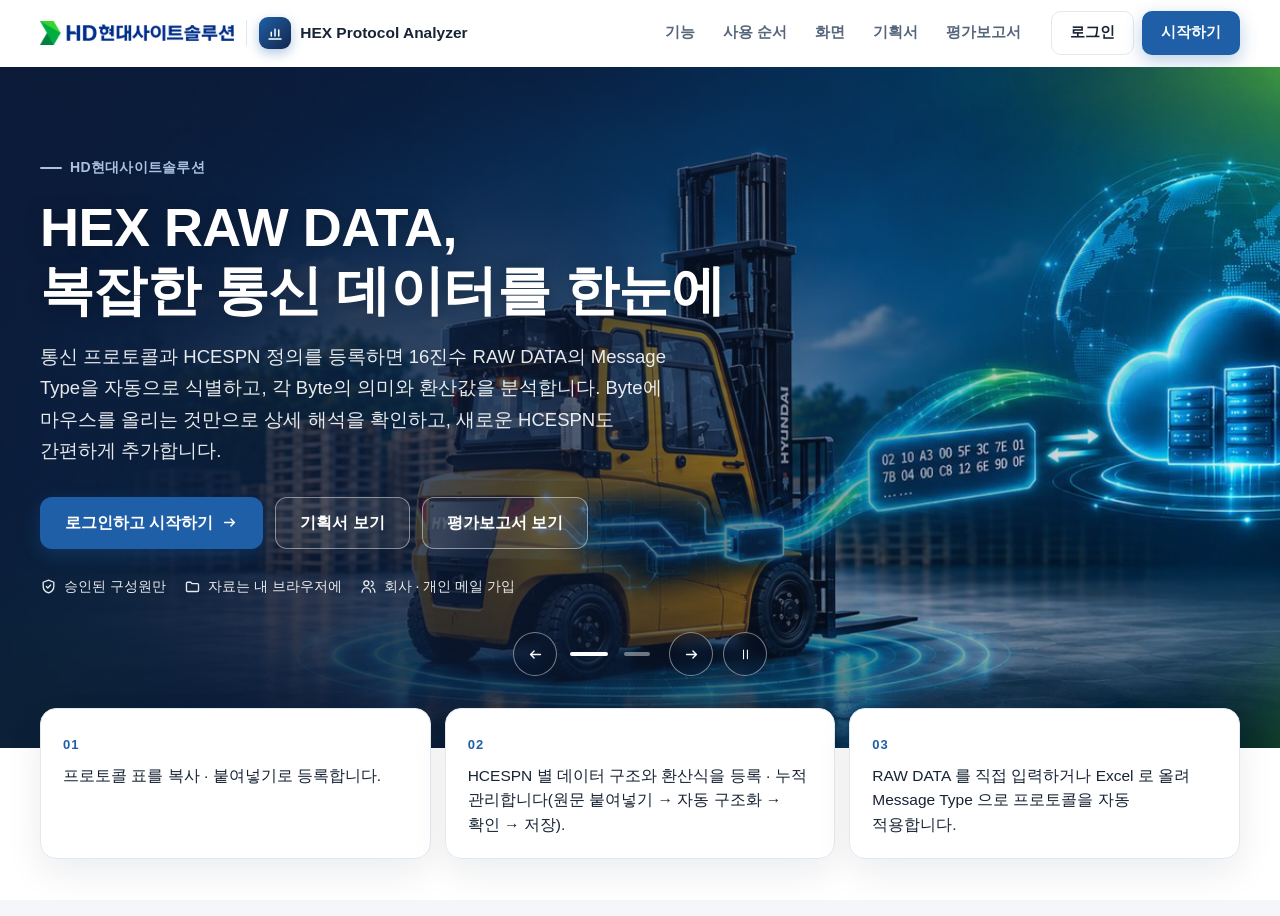
<file: index.html>
<!DOCTYPE html>
<html lang="ko">
<head>
<meta charset="UTF-8">
<meta name="viewport" content="width=device-width, initial-scale=1.0">
<title>HEX Protocol Analyzer — 16진수 RAW DATA 자동 해석</title>
<!-- seo-kit: 검색 · 공유 미리보기(주소를 옮기면 이 묶음의 주소를 내 주소로) -->
<link rel="canonical" href="https://build-2611-09.jobability.co.kr/">
<meta name="robots" content="index,follow">
<meta property="og:type" content="website">
<meta property="og:site_name" content="HD현대사이트솔루션">
<meta property="og:title" content="HD현대사이트솔루션 · HEX RAW DATA, 복잡한 통신 데이터를 한눈에">
<meta property="og:description" content="통신 프로토콜과 HCESPN 정의를 등록하면 16진수 RAW DATA의 Message Type을 자동으로 식별하고, 각 Byte의 의미와 환산값을 분석합니다. Byte에 마우스를 올리는 것만으로 상세 해석을 확인하고, 새로운 HCESPN도 간편하게 추가합니다.">
<meta property="og:url" content="https://build-2611-09.jobability.co.kr/">
<meta property="og:image" content="https://build-2611-09.jobability.co.kr/og-image.png?v=2">
<meta property="og:image:secure_url" content="https://build-2611-09.jobability.co.kr/og-image.png?v=2">
<meta property="og:image:type" content="image/png">
<meta property="og:image:width" content="1200">
<meta property="og:image:height" content="630">
<meta property="og:image:alt" content="HEX RAW DATA, 복잡한 통신 데이터를 한눈에">
<meta property="og:locale" content="ko_KR">
<meta name="twitter:card" content="summary_large_image">
<meta name="twitter:title" content="HD현대사이트솔루션 · HEX RAW DATA, 복잡한 통신 데이터를 한눈에">
<meta name="twitter:description" content="통신 프로토콜과 HCESPN 정의를 등록하면 16진수 RAW DATA의 Message Type을 자동으로 식별하고, 각 Byte의 의미와 환산값을 분석합니다. Byte에 마우스를 올리는 것만으로 상세 해석을 확인하고, 새로운 HCESPN도 간편하게 추가합니다.">
<meta name="twitter:image" content="https://build-2611-09.jobability.co.kr/og-image.png?v=2">
<!-- /seo-kit -->
<meta name="description" content="통신 프로토콜과 HCESPN 정의를 등록하면 16진수 RAW DATA의 Message Type을 자동으로 식별하고, 각 Byte의 의미와 환산값을 분석합니다. Byte에 마우스를 올리는 것만으로 상세 해석을 확인하고, 새로운 HCESPN도 간편하게 추가합니다.">
<link rel="icon" href="favicon.svg" type="image/svg+xml">
<link rel="stylesheet" href="css/analyzer.css?v=2.0b">
<!-- auth-kit: 로그인 전에는 도구 화면을 감춘다(js/auth.js 가 판정 뒤 푼다) -->
<script>document.documentElement.classList.add('auth-lock')</script>
<link rel="stylesheet" href="css/auth.css?v=2026-11-13.13">
<link rel="stylesheet" href="css/board.css?v=2026-11-13.13">
<link rel="stylesheet" href="css/kit-build.css?v=2026-11-13.13">
<!-- /auth-kit -->
</head>
<body>
<div id="app">
  <aside>
    <h1>HEX Protocol Analyzer</h1>
    <nav id="nav" aria-label="메뉴">
      <button data-p="dash">대시보드</button>
      <button data-p="protocols">프로토콜 관리</button>
      <button data-p="hcespn">HCESPN 관리</button>
      <button data-p="analyze">RAW DATA 해석</button>
    </nav>
    <div class="side-foot">
      <a class="sbtn" href="guide.html">사용법</a>
      <a class="sbtn" href="plan.html">기획서</a>
      <a class="sbtn" href="v1/">예전 판(v1.0)</a>
      <small>build-2611-09 · 기획 차준근<br>자료는 이 브라우저에만 저장됩니다</small>
    </div>
  </aside>
  <main><div id="view"><div class="card"><b>불러오는 중입니다</b><p class="em">등록해 둔 프로토콜과 HCESPN 을 읽고 있습니다.</p></div></div></main>
</div>
<div id="tip" hidden></div>
<div id="toast" hidden></div>
<input type="file" id="fileany" hidden>
<script src="lib/xlsx.full.min.js"></script>
<script src="js/hcespn.js?v=2.0b"></script>
<script src="js/app.js?v=2.0b"></script>
<!-- auth-kit: 로그인 · 사용 신청 · 승인 · 게시판(키트 정본 data10-00/kit/auth, 적용 build-2611-00/tools/kit) -->
<script src="vendor/supabase.js?v=2026-11-13.13"></script>
<script src="js/auth-config.js?v=2026-11-13.13"></script>
<script src="js/kit-build.js?v=2026-11-13.13"></script>
<script src="js/board.js?v=2026-11-13.13"></script>
<script src="js/auth.js?v=2026-11-13.13"></script>
<!-- /auth-kit -->
</body>
</html>
</file>
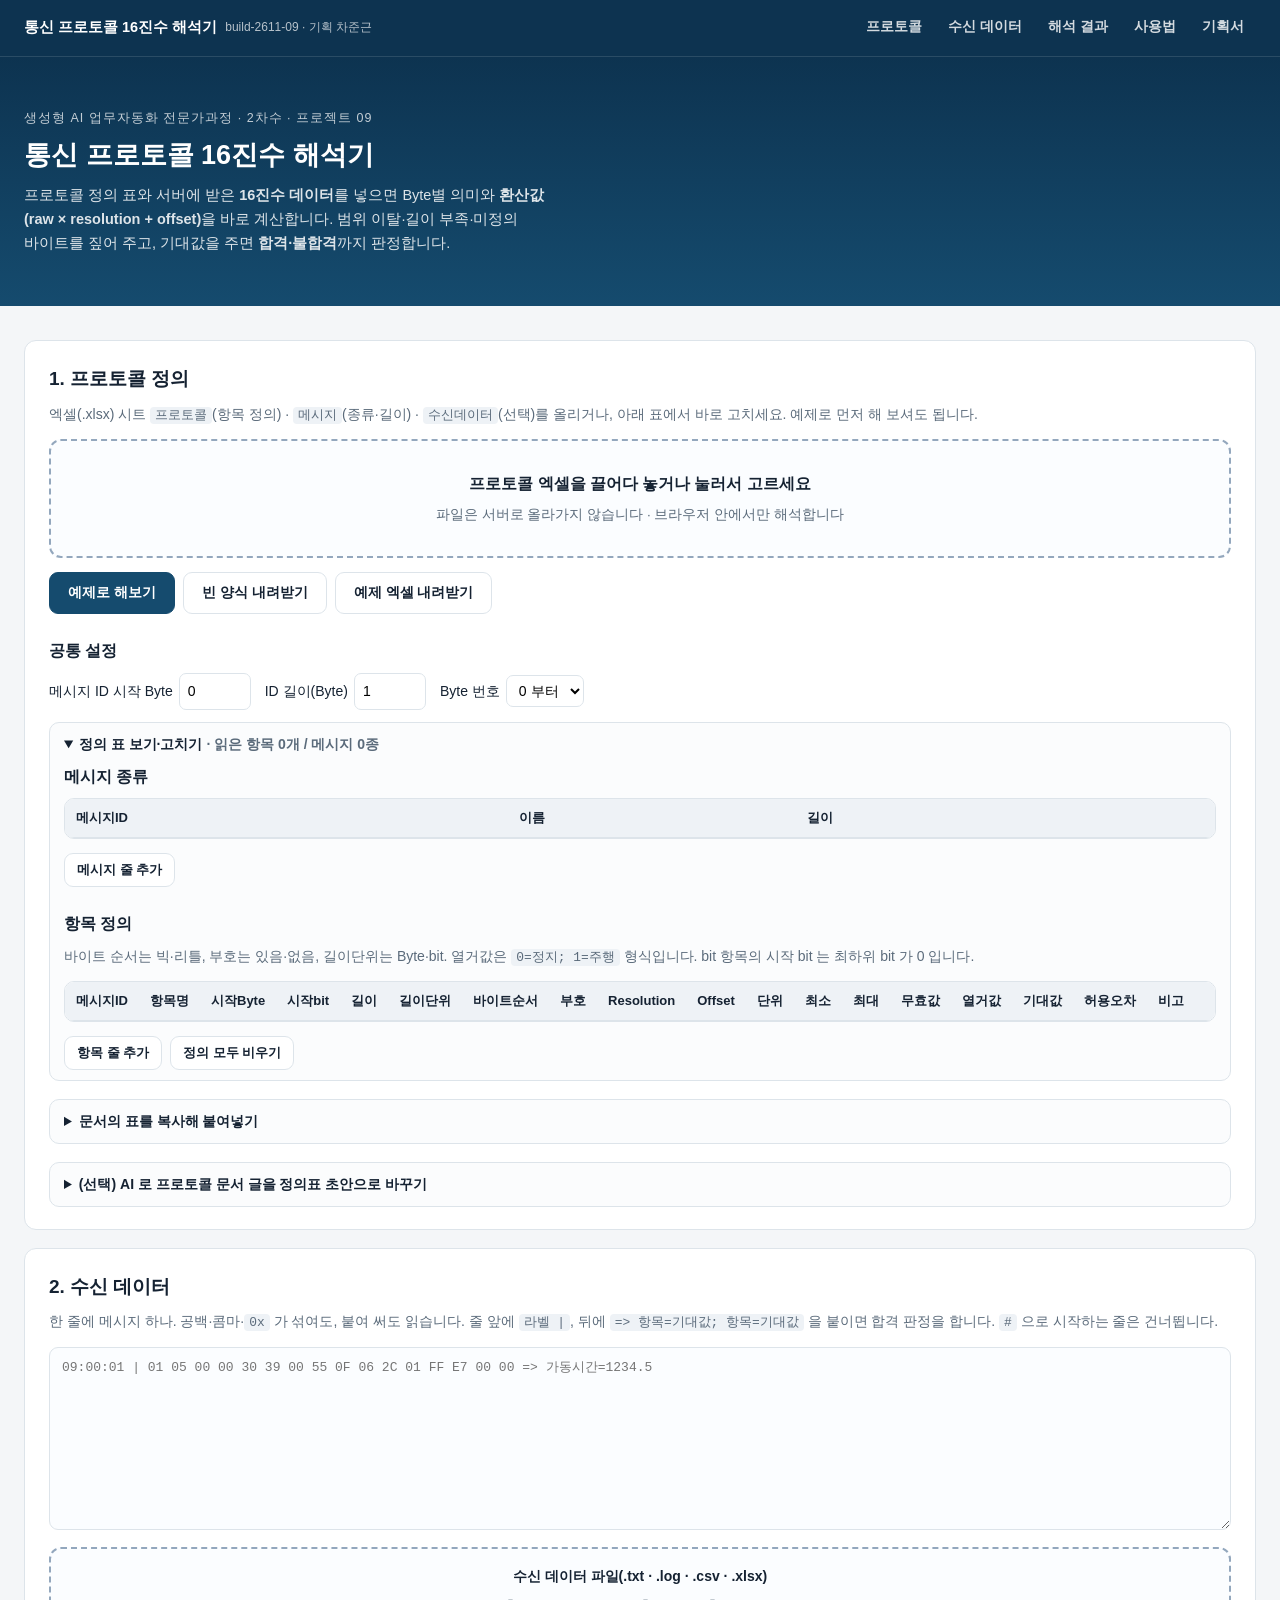
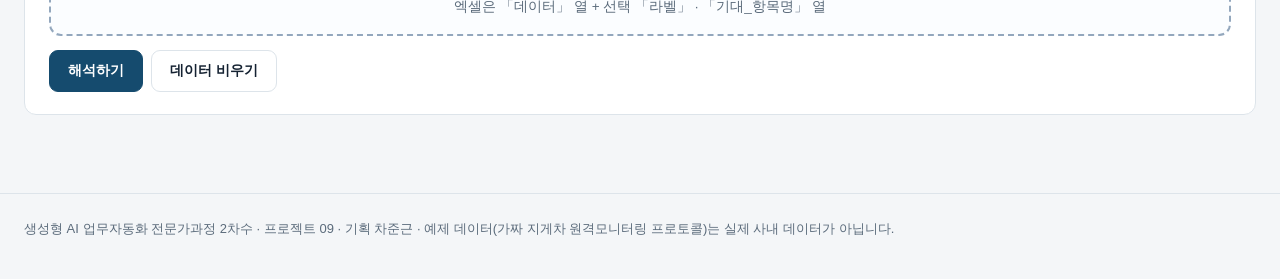
<file: v1/index.html>
<!DOCTYPE html>
<html lang="ko">
<head>
<meta charset="UTF-8">
<meta name="viewport" content="width=device-width, initial-scale=1.0">
<title>통신 프로토콜 16진수 해석기 — 수신 데이터 검증</title>
<meta name="description" content="프로토콜 정의 표와 수신 16진수 데이터를 넣으면 Byte별 의미와 환산값(raw × resolution + offset), 범위 이탈·길이 부족·미정의 바이트 경고, 바이트 지도, 기대값 합격 판정을 보여 줍니다. 파일은 브라우저 안에서만 처리합니다.">
<link rel="icon" href="favicon.svg" type="image/svg+xml">
<link rel="canonical" href="https://aebonlee.github.io/build-2611-09/">
<meta name="robots" content="index,follow">
<meta property="og:type" content="website">
<meta property="og:site_name" content="생성형 AI 업무자동화 전문가과정 · 2차수">
<meta property="og:url" content="https://aebonlee.github.io/build-2611-09/">
<meta property="og:title" content="통신 프로토콜 16진수 해석기 — 생성형 AI 업무자동화 전문가과정 2차수">
<meta property="og:description" content="프로토콜 표와 16진수 수신 데이터를 넣으면 항목별 환산값·경고·바이트 지도·합격 판정을 한 번에 보여 줍니다.">
<meta property="og:image" content="https://aebonlee.github.io/build-2611-09/og-index.png">
<meta property="og:image:width" content="1200">
<meta property="og:image:height" content="630">
<meta property="og:locale" content="ko_KR">
<meta name="twitter:card" content="summary_large_image">
<link rel="stylesheet" href="css/style.css">
<link rel="stylesheet" href="css/app.css">
</head>
<body>

<nav class="topnav" aria-label="주요 메뉴">
  <div class="topnav-inner">
    <a class="topnav-brand" href="index.html">통신 프로토콜 16진수 해석기 <small>build-2611-09 · 기획 차준근</small></a>
    <ul class="topnav-links">
      <li><a href="#s-proto">프로토콜</a></li>
      <li><a href="#s-data">수신 데이터</a></li>
      <li><a href="#s-result">해석 결과</a></li>
      <li><a href="guide.html">사용법</a></li>
      <li><a href="plan.html">기획서</a></li>
    </ul>
  </div>
</nav>

<header class="hero"><div class="wrap">
  <div class="eyebrow">생성형 AI 업무자동화 전문가과정 · 2차수 · 프로젝트 09</div>
  <h1>통신 프로토콜 16진수 해석기</h1>
  <p>프로토콜 정의 표와 서버에 받은 <b>16진수 데이터</b>를 넣으면
     Byte별 의미와 <b>환산값(raw × resolution + offset)</b>을 바로 계산합니다.
     범위 이탈·길이 부족·미정의 바이트를 짚어 주고, 기대값을 주면 <b>합격·불합격</b>까지 판정합니다.</p>
</div></header>

<main><div class="wrap">

<section id="s-proto" class="card">
  <h2 style="margin-top:0">1. 프로토콜 정의</h2>
  <p class="sub">엑셀(.xlsx) 시트 <code>프로토콜</code>(항목 정의) · <code>메시지</code>(종류·길이) · <code>수신데이터</code>(선택)를 올리거나, 아래 표에서 바로 고치세요.
     예제로 먼저 해 보셔도 됩니다.</p>
  <label class="drop" id="drop">
    <input type="file" id="file" accept=".xlsx,.xls,.csv">
    <b>프로토콜 엑셀을 끌어다 놓거나 눌러서 고르세요</b>
    <span>파일은 서버로 올라가지 않습니다 · 브라우저 안에서만 해석합니다</span>
  </label>
  <div class="btnrow">
    <button class="btn primary" id="btn-sample">예제로 해보기</button>
    <button class="btn" id="btn-template">빈 양식 내려받기</button>
    <button class="btn" id="btn-sample-xlsx">예제 엑셀 내려받기</button>
  </div>
  <div id="proto-status"></div>

  <h3>공통 설정</h3>
  <div class="ctrl">
    <label>메시지 ID 시작 Byte <input type="number" id="set-idstart" value="0" min="0" step="1" class="w-s"></label>
    <label>ID 길이(Byte) <input type="number" id="set-idlen" value="1" min="1" max="4" step="1" class="w-s"></label>
    <label>Byte 번호 <select id="set-base"><option value="0">0 부터</option><option value="1">1 부터</option></select></label>
  </div>

  <details class="more edit-box" id="proto-edit" open>
  <summary>정의 표 보기·고치기 <span class="sub" id="field-count"></span></summary>
  <h3 style="margin-top:8px">메시지 종류</h3>
  <div class="tablewrap edit"><table id="t-msg"></table></div>
  <div class="btnrow"><button class="btn sm" id="add-msg">메시지 줄 추가</button></div>

  <h3>항목 정의</h3>
  <p class="sub">바이트 순서는 빅·리틀, 부호는 있음·없음, 길이단위는 Byte·bit. 열거값은 <code>0=정지; 1=주행</code> 형식입니다.
     bit 항목의 시작 bit 는 최하위 bit 가 0 입니다.</p>
  <div class="tablewrap edit"><table id="t-field"></table></div>
  <div class="btnrow">
    <button class="btn sm" id="add-field">항목 줄 추가</button>
    <button class="btn sm" id="clear-proto">정의 모두 비우기</button>
  </div>
  </details>

  <details class="more">
    <summary>문서의 표를 복사해 붙여넣기</summary>
    <p class="sub">엑셀·워드의 프로토콜 표를 머리글째 복사해 붙이세요(탭 구분). 열 이름이 조금 달라도 읽습니다.</p>
    <textarea id="paste-table" rows="5" placeholder="메시지ID	항목명	시작Byte	길이	바이트순서	Resolution	Offset	단위"></textarea>
    <div class="btnrow"><button class="btn" id="btn-paste-table">항목 정의를 이 표로 바꾸기</button></div>
  </details>

  <details class="more" id="ai-box">
    <summary>(선택) AI 로 프로토콜 문서 글을 정의표 초안으로 바꾸기</summary>
    <p class="sub">표가 아니라 문장으로 적힌 문서일 때 씁니다. AI 가 없어도 해석기는 그대로 돕니다.
      키는 이 브라우저에만 저장되고, 문서 글은 고른 AI 회사로 직접 보내집니다.</p>
    <div class="ctrl">
      <label>제공자 <select id="ai-prov"><option value="openai">OpenAI (gpt-4o-mini)</option><option value="anthropic">Anthropic (claude-haiku-5-5)</option></select></label>
      <label class="grow">API 키 <input type="password" id="ai-key" placeholder="키는 이 브라우저에만 저장됩니다" autocomplete="off"></label>
    </div>
    <textarea id="ai-doc" rows="6" placeholder="예: Byte 5 는 SOC 로 1 bit 당 0.5% 이며 0xFF 는 측정 불가를 뜻한다 …"></textarea>
    <div class="btnrow"><button class="btn" id="btn-ai">AI 로 표 초안 만들기</button></div>
    <div id="ai-out"></div>
  </details>
</section>

<section id="s-data" class="card">
  <h2 style="margin-top:0">2. 수신 데이터</h2>
  <p class="sub">한 줄에 메시지 하나. 공백·콤마·<code>0x</code> 가 섞여도, 붙여 써도 읽습니다.
     줄 앞에 <code>라벨 |</code>, 뒤에 <code>=&gt; 항목=기대값; 항목=기대값</code> 을 붙이면 합격 판정을 합니다. <code>#</code> 으로 시작하는 줄은 건너뜁니다.</p>
  <textarea id="data" rows="8" spellcheck="false" placeholder="09:00:01 | 01 05 00 00 30 39 00 55 0F 06 2C 01 FF E7 00 00 => 가동시간=1234.5"></textarea>
  <label class="drop slim" id="drop-data">
    <input type="file" id="file-data" accept=".txt,.log,.csv,.xlsx,.xls">
    <b>수신 데이터 파일(.txt · .log · .csv · .xlsx)</b>
    <span>엑셀은 「데이터」 열 + 선택 「라벨」 · 「기대_항목명」 열</span>
  </label>
  <div class="btnrow">
    <button class="btn primary" id="btn-run">해석하기</button>
    <button class="btn" id="btn-clear-data">데이터 비우기</button>
  </div>
</section>

<section id="s-result" class="card" hidden>
  <h2 style="margin-top:0">3. 해석 결과</h2>
  <div id="summary"></div>
  <div class="ctrl">
    <label>보기 <select id="filter">
      <option value="all">전체</option><option value="issue">경고·오류만</option><option value="fail">불합격만</option>
    </select></label>
    <button class="btn green" id="btn-export">엑셀로 내보내기</button>
  </div>
  <p class="sub">줄을 누르면 아래에 바이트 지도와 항목별 해석이 나옵니다.</p>
  <div class="tablewrap" id="lines"></div>
  <div id="detail"></div>
</section>

</div></main>

<footer><div class="wrap">
  생성형 AI 업무자동화 전문가과정 2차수 · 프로젝트 09 · 기획 차준근 ·
  예제 데이터(가짜 지게차 원격모니터링 프로토콜)는 실제 사내 데이터가 아닙니다.
</div></footer>

<script src="lib/xlsx.full.min.js"></script>
<script src="js/proto.js"></script>
<script src="js/app.js"></script>
</body>
</html>
</file>
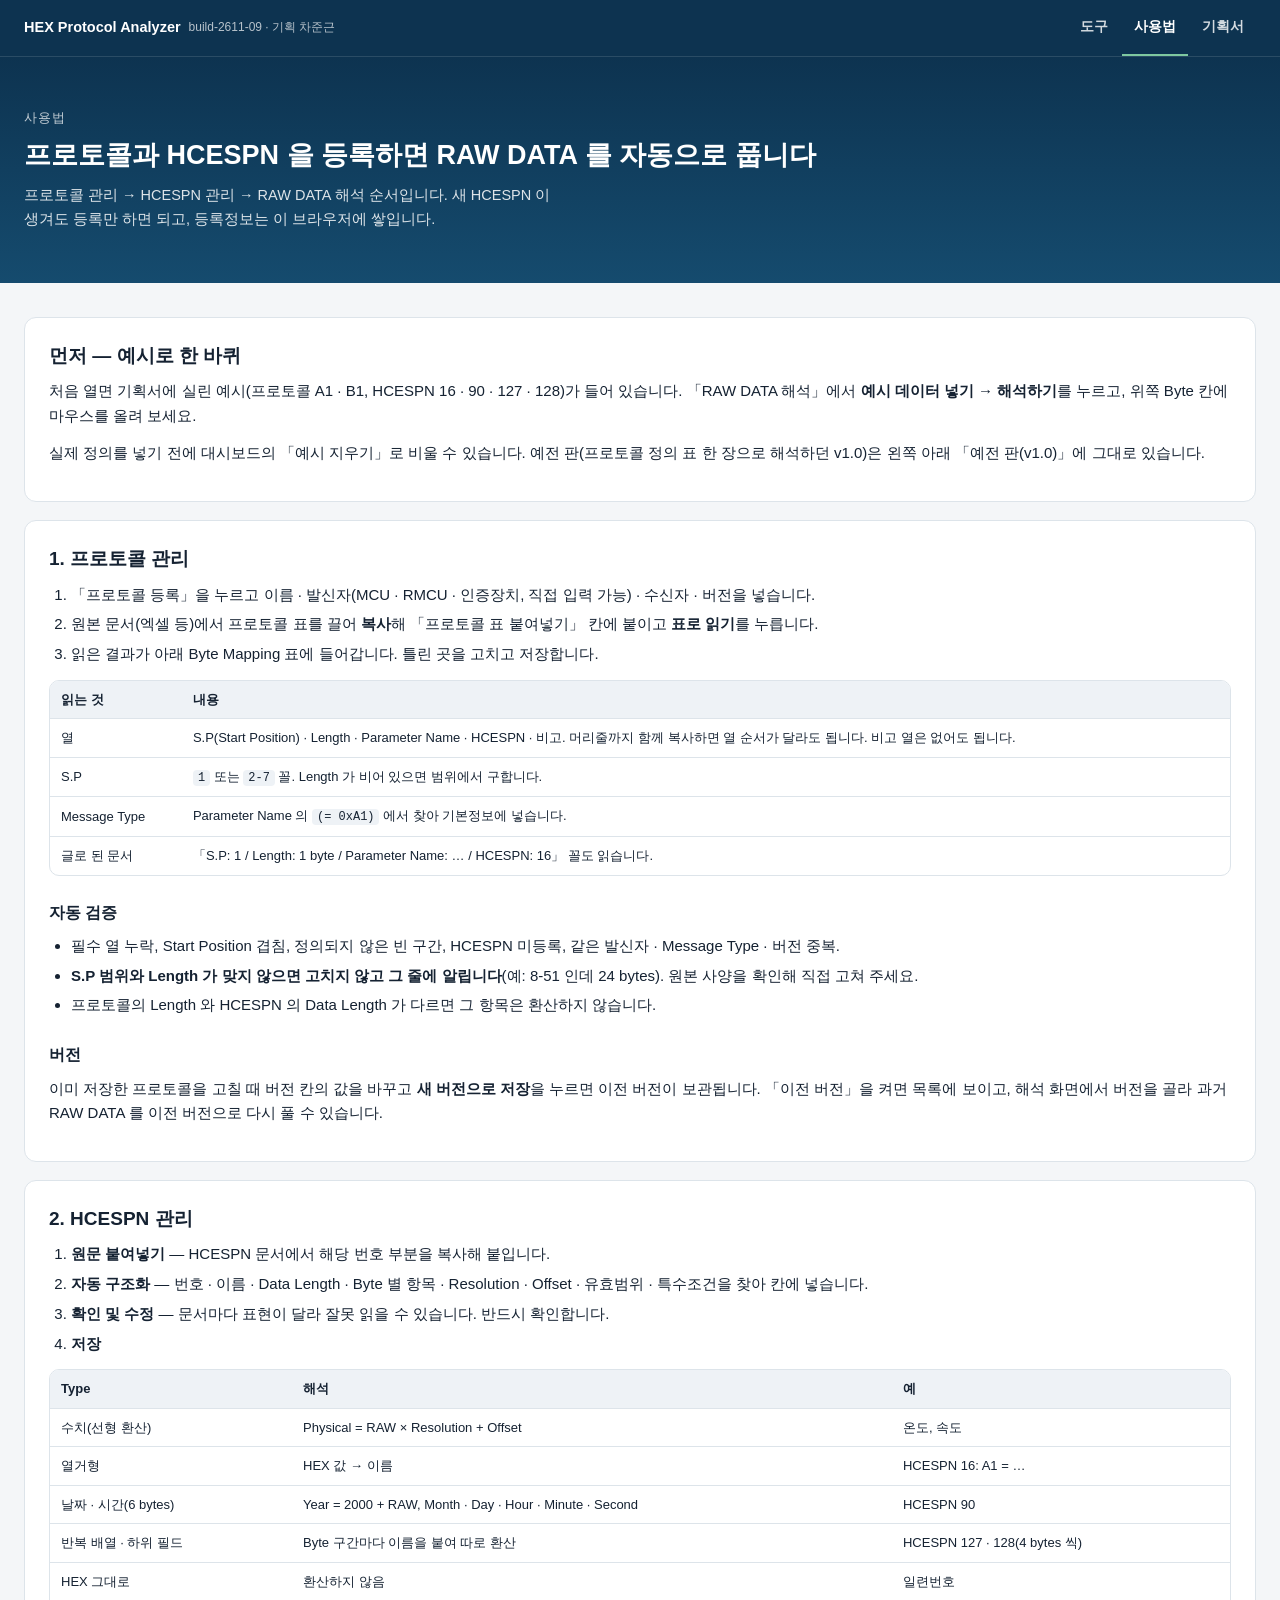
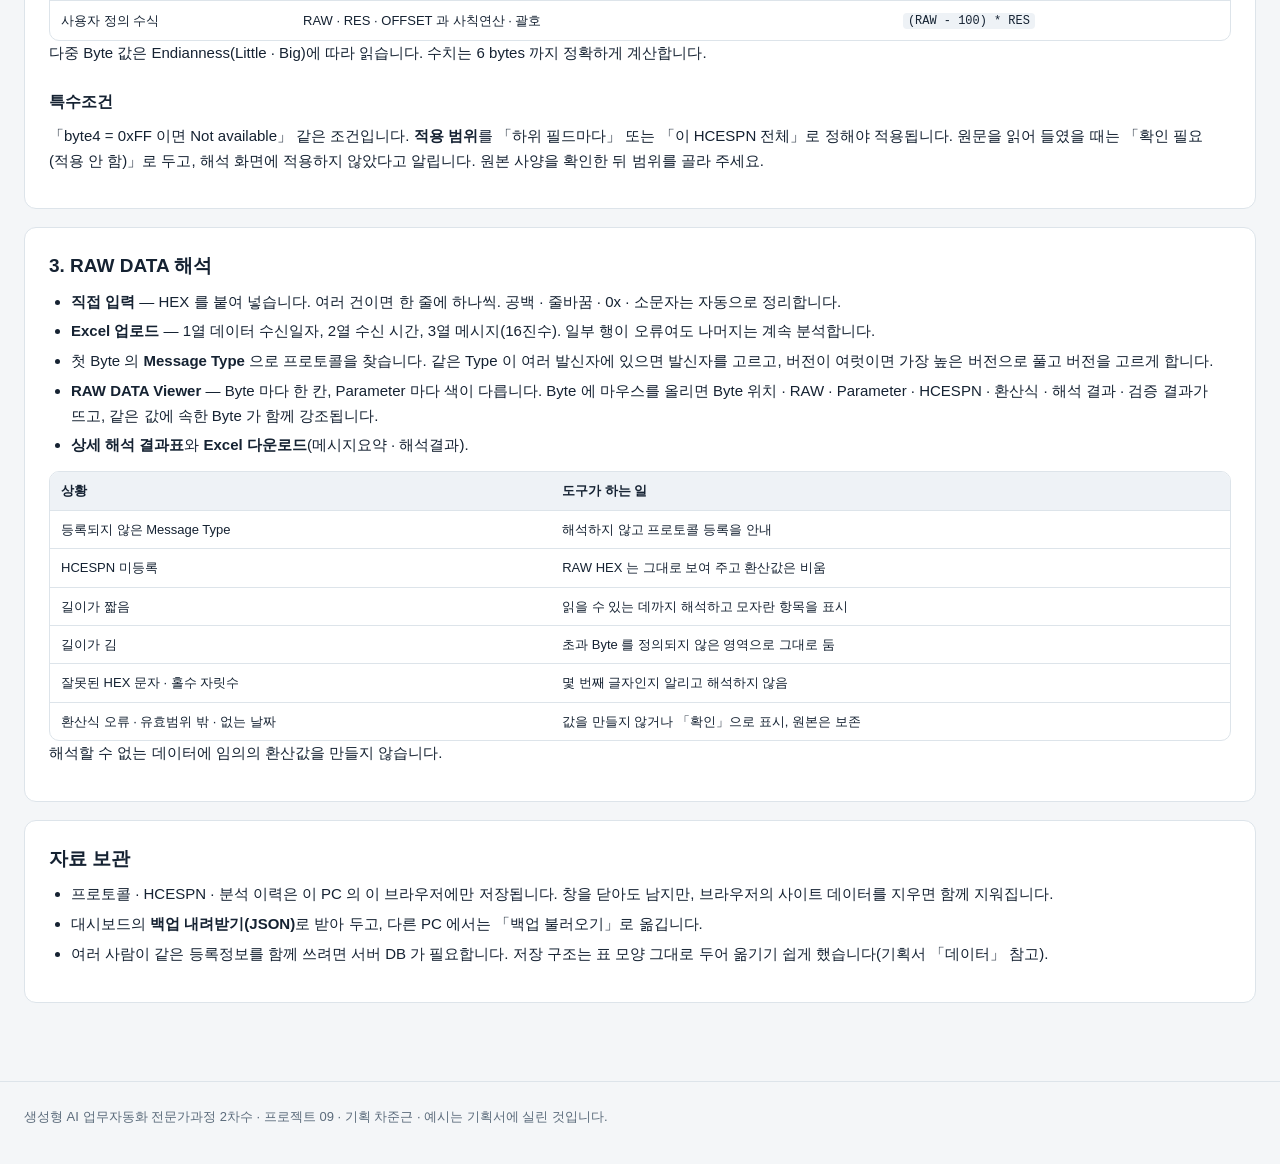
<file: guide.html>
<!DOCTYPE html>
<html lang="ko">
<head>
<meta charset="UTF-8">
<meta name="viewport" content="width=device-width, initial-scale=1.0">
<title>사용법 — HEX Protocol Analyzer</title>
<!-- seo-kit: 검색 · 공유 미리보기(주소를 옮기면 이 묶음의 주소를 내 주소로) -->
<link rel="canonical" href="https://build-2611-09.jobability.co.kr/guide.html">
<meta name="robots" content="index,follow">
<meta property="og:type" content="website">
<meta property="og:site_name" content="HD현대사이트솔루션">
<meta property="og:title" content="사용법 — HEX Protocol Analyzer">
<meta property="og:description" content="통신 프로토콜 표와 HCESPN 정의를 등록해 두면 16진수 RAW DATA 의 Message Type 을 찾아 Byte 별 의미와 환산값을 자동으로 해석하는 브라우저 도구입니다. Byte 에 마우스를 올리면 해석이 보이고, 새 HCESPN 은 코드 수정 없이 등록만으로 늘어납니다.">
<meta property="og:url" content="https://build-2611-09.jobability.co.kr/guide.html">
<meta property="og:image" content="https://build-2611-09.jobability.co.kr/og-image.png?v=2">
<meta property="og:image:secure_url" content="https://build-2611-09.jobability.co.kr/og-image.png?v=2">
<meta property="og:image:type" content="image/png">
<meta property="og:image:width" content="1200">
<meta property="og:image:height" content="630">
<meta property="og:image:alt" content="HEX RAW DATA, 복잡한 통신 데이터를 한눈에">
<meta property="og:locale" content="ko_KR">
<meta name="twitter:card" content="summary_large_image">
<meta name="twitter:title" content="사용법 — HEX Protocol Analyzer">
<meta name="twitter:description" content="통신 프로토콜 표와 HCESPN 정의를 등록해 두면 16진수 RAW DATA 의 Message Type 을 찾아 Byte 별 의미와 환산값을 자동으로 해석하는 브라우저 도구입니다. Byte 에 마우스를 올리면 해석이 보이고, 새 HCESPN 은 코드 수정 없이 등록만으로 늘어납니다.">
<meta name="twitter:image" content="https://build-2611-09.jobability.co.kr/og-image.png?v=2">
<!-- /seo-kit -->
<link rel="icon" href="favicon.svg" type="image/svg+xml">
<link rel="stylesheet" href="css/style.css?v=2.0b">
<link rel="stylesheet" href="css/app.css?v=2.0b">
</head>
<body>
<nav class="topnav" aria-label="주요 메뉴">
  <div class="topnav-inner">
    <a class="topnav-brand" href="index.html">HEX Protocol Analyzer <small>build-2611-09 · 기획 차준근</small></a>
    <ul class="topnav-links">
      <li><a href="index.html">도구</a></li>
      <li><a href="guide.html" class="active" aria-current="page">사용법</a></li>
      <li><a href="plan.html">기획서</a></li>
    </ul>
  </div>
</nav>
<header class="hero"><div class="wrap">
  <div class="eyebrow">사용법</div>
  <h1>프로토콜과 HCESPN 을 등록하면 RAW DATA 를 자동으로 풉니다</h1>
  <p>프로토콜 관리 → HCESPN 관리 → RAW DATA 해석 순서입니다. 새 HCESPN 이 생겨도 등록만 하면 되고, 등록정보는 이 브라우저에 쌓입니다.</p>
</div></header>
<main><div class="wrap doc">

<div class="card">
  <h2 style="margin-top:0">먼저 — 예시로 한 바퀴</h2>
  <p>처음 열면 기획서에 실린 예시(프로토콜 A1 · B1, HCESPN 16 · 90 · 127 · 128)가 들어 있습니다.
  「RAW DATA 해석」에서 <b>예시 데이터 넣기 → 해석하기</b>를 누르고, 위쪽 Byte 칸에 마우스를 올려 보세요.</p>
  <p>실제 정의를 넣기 전에 대시보드의 「예시 지우기」로 비울 수 있습니다. 예전 판(프로토콜 정의 표 한 장으로 해석하던 v1.0)은 왼쪽 아래 「예전 판(v1.0)」에 그대로 있습니다.</p>
</div>

<div class="card">
  <h2 style="margin-top:0">1. 프로토콜 관리</h2>
  <ol>
    <li>「프로토콜 등록」을 누르고 이름 · 발신자(MCU · RMCU · 인증장치, 직접 입력 가능) · 수신자 · 버전을 넣습니다.</li>
    <li>원본 문서(엑셀 등)에서 프로토콜 표를 끌어 <b>복사</b>해 「프로토콜 표 붙여넣기」 칸에 붙이고 <b>표로 읽기</b>를 누릅니다.</li>
    <li>읽은 결과가 아래 Byte Mapping 표에 들어갑니다. 틀린 곳을 고치고 저장합니다.</li>
  </ol>
  <div class="tablewrap"><table>
    <thead><tr><th>읽는 것</th><th>내용</th></tr></thead>
    <tbody>
      <tr><td>열</td><td>S.P(Start Position) · Length · Parameter Name · HCESPN · 비고. 머리줄까지 함께 복사하면 열 순서가 달라도 됩니다. 비고 열은 없어도 됩니다.</td></tr>
      <tr><td>S.P</td><td><code>1</code> 또는 <code>2-7</code> 꼴. Length 가 비어 있으면 범위에서 구합니다.</td></tr>
      <tr><td>Message Type</td><td>Parameter Name 의 <code>(= 0xA1)</code> 에서 찾아 기본정보에 넣습니다.</td></tr>
      <tr><td>글로 된 문서</td><td>「S.P: 1 / Length: 1 byte / Parameter Name: … / HCESPN: 16」 꼴도 읽습니다.</td></tr>
    </tbody></table></div>
  <h3>자동 검증</h3>
  <ul>
    <li>필수 열 누락, Start Position 겹침, 정의되지 않은 빈 구간, HCESPN 미등록, 같은 발신자 · Message Type · 버전 중복.</li>
    <li><b>S.P 범위와 Length 가 맞지 않으면 고치지 않고 그 줄에 알립니다</b>(예: 8-51 인데 24 bytes). 원본 사양을 확인해 직접 고쳐 주세요.</li>
    <li>프로토콜의 Length 와 HCESPN 의 Data Length 가 다르면 그 항목은 환산하지 않습니다.</li>
  </ul>
  <h3>버전</h3>
  <p>이미 저장한 프로토콜을 고칠 때 버전 칸의 값을 바꾸고 <b>새 버전으로 저장</b>을 누르면 이전 버전이 보관됩니다. 「이전 버전」을 켜면 목록에 보이고, 해석 화면에서 버전을 골라 과거 RAW DATA 를 이전 버전으로 다시 풀 수 있습니다.</p>
</div>

<div class="card">
  <h2 style="margin-top:0">2. HCESPN 관리</h2>
  <ol>
    <li><b>원문 붙여넣기</b> — HCESPN 문서에서 해당 번호 부분을 복사해 붙입니다.</li>
    <li><b>자동 구조화</b> — 번호 · 이름 · Data Length · Byte 별 항목 · Resolution · Offset · 유효범위 · 특수조건을 찾아 칸에 넣습니다.</li>
    <li><b>확인 및 수정</b> — 문서마다 표현이 달라 잘못 읽을 수 있습니다. 반드시 확인합니다.</li>
    <li><b>저장</b></li>
  </ol>
  <div class="tablewrap"><table>
    <thead><tr><th>Type</th><th>해석</th><th>예</th></tr></thead>
    <tbody>
      <tr><td>수치(선형 환산)</td><td>Physical = RAW × Resolution + Offset</td><td>온도, 속도</td></tr>
      <tr><td>열거형</td><td>HEX 값 → 이름</td><td>HCESPN 16: A1 = …</td></tr>
      <tr><td>날짜 · 시간(6 bytes)</td><td>Year = 2000 + RAW, Month · Day · Hour · Minute · Second</td><td>HCESPN 90</td></tr>
      <tr><td>반복 배열 · 하위 필드</td><td>Byte 구간마다 이름을 붙여 따로 환산</td><td>HCESPN 127 · 128(4 bytes 씩)</td></tr>
      <tr><td>HEX 그대로</td><td>환산하지 않음</td><td>일련번호</td></tr>
      <tr><td>사용자 정의 수식</td><td>RAW · RES · OFFSET 과 사칙연산 · 괄호</td><td><code>(RAW - 100) * RES</code></td></tr>
    </tbody></table></div>
  <p>다중 Byte 값은 Endianness(Little · Big)에 따라 읽습니다. 수치는 6 bytes 까지 정확하게 계산합니다.</p>
  <h3>특수조건</h3>
  <p>「byte4 = 0xFF 이면 Not available」 같은 조건입니다. <b>적용 범위</b>를 「하위 필드마다」 또는 「이 HCESPN 전체」로 정해야 적용됩니다. 원문을 읽어 들였을 때는 「확인 필요(적용 안 함)」로 두고, 해석 화면에 적용하지 않았다고 알립니다. 원본 사양을 확인한 뒤 범위를 골라 주세요.</p>
</div>

<div class="card">
  <h2 style="margin-top:0">3. RAW DATA 해석</h2>
  <ul>
    <li><b>직접 입력</b> — HEX 를 붙여 넣습니다. 여러 건이면 한 줄에 하나씩. 공백 · 줄바꿈 · 0x · 소문자는 자동으로 정리합니다.</li>
    <li><b>Excel 업로드</b> — 1열 데이터 수신일자, 2열 수신 시간, 3열 메시지(16진수). 일부 행이 오류여도 나머지는 계속 분석합니다.</li>
    <li>첫 Byte 의 <b>Message Type</b> 으로 프로토콜을 찾습니다. 같은 Type 이 여러 발신자에 있으면 발신자를 고르고, 버전이 여럿이면 가장 높은 버전으로 풀고 버전을 고르게 합니다.</li>
    <li><b>RAW DATA Viewer</b> — Byte 마다 한 칸, Parameter 마다 색이 다릅니다. Byte 에 마우스를 올리면 Byte 위치 · RAW · Parameter · HCESPN · 환산식 · 해석 결과 · 검증 결과가 뜨고, 같은 값에 속한 Byte 가 함께 강조됩니다.</li>
    <li><b>상세 해석 결과표</b>와 <b>Excel 다운로드</b>(메시지요약 · 해석결과).</li>
  </ul>
  <div class="tablewrap"><table>
    <thead><tr><th>상황</th><th>도구가 하는 일</th></tr></thead>
    <tbody>
      <tr><td>등록되지 않은 Message Type</td><td>해석하지 않고 프로토콜 등록을 안내</td></tr>
      <tr><td>HCESPN 미등록</td><td>RAW HEX 는 그대로 보여 주고 환산값은 비움</td></tr>
      <tr><td>길이가 짧음</td><td>읽을 수 있는 데까지 해석하고 모자란 항목을 표시</td></tr>
      <tr><td>길이가 김</td><td>초과 Byte 를 정의되지 않은 영역으로 그대로 둠</td></tr>
      <tr><td>잘못된 HEX 문자 · 홀수 자릿수</td><td>몇 번째 글자인지 알리고 해석하지 않음</td></tr>
      <tr><td>환산식 오류 · 유효범위 밖 · 없는 날짜</td><td>값을 만들지 않거나 「확인」으로 표시, 원본은 보존</td></tr>
    </tbody></table></div>
  <p>해석할 수 없는 데이터에 임의의 환산값을 만들지 않습니다.</p>
</div>

<div class="card">
  <h2 style="margin-top:0">자료 보관</h2>
  <ul>
    <li>프로토콜 · HCESPN · 분석 이력은 이 PC 의 이 브라우저에만 저장됩니다. 창을 닫아도 남지만, 브라우저의 사이트 데이터를 지우면 함께 지워집니다.</li>
    <li>대시보드의 <b>백업 내려받기(JSON)</b>로 받아 두고, 다른 PC 에서는 「백업 불러오기」로 옮깁니다.</li>
    <li>여러 사람이 같은 등록정보를 함께 쓰려면 서버 DB 가 필요합니다. 저장 구조는 표 모양 그대로 두어 옮기기 쉽게 했습니다(기획서 「데이터」 참고).</li>
  </ul>
</div>

</div></main>
<footer><div class="wrap">생성형 AI 업무자동화 전문가과정 2차수 · 프로젝트 09 · 기획 차준근 · 예시는 기획서에 실린 것입니다.</div></footer>
</body>
</html>
</file>
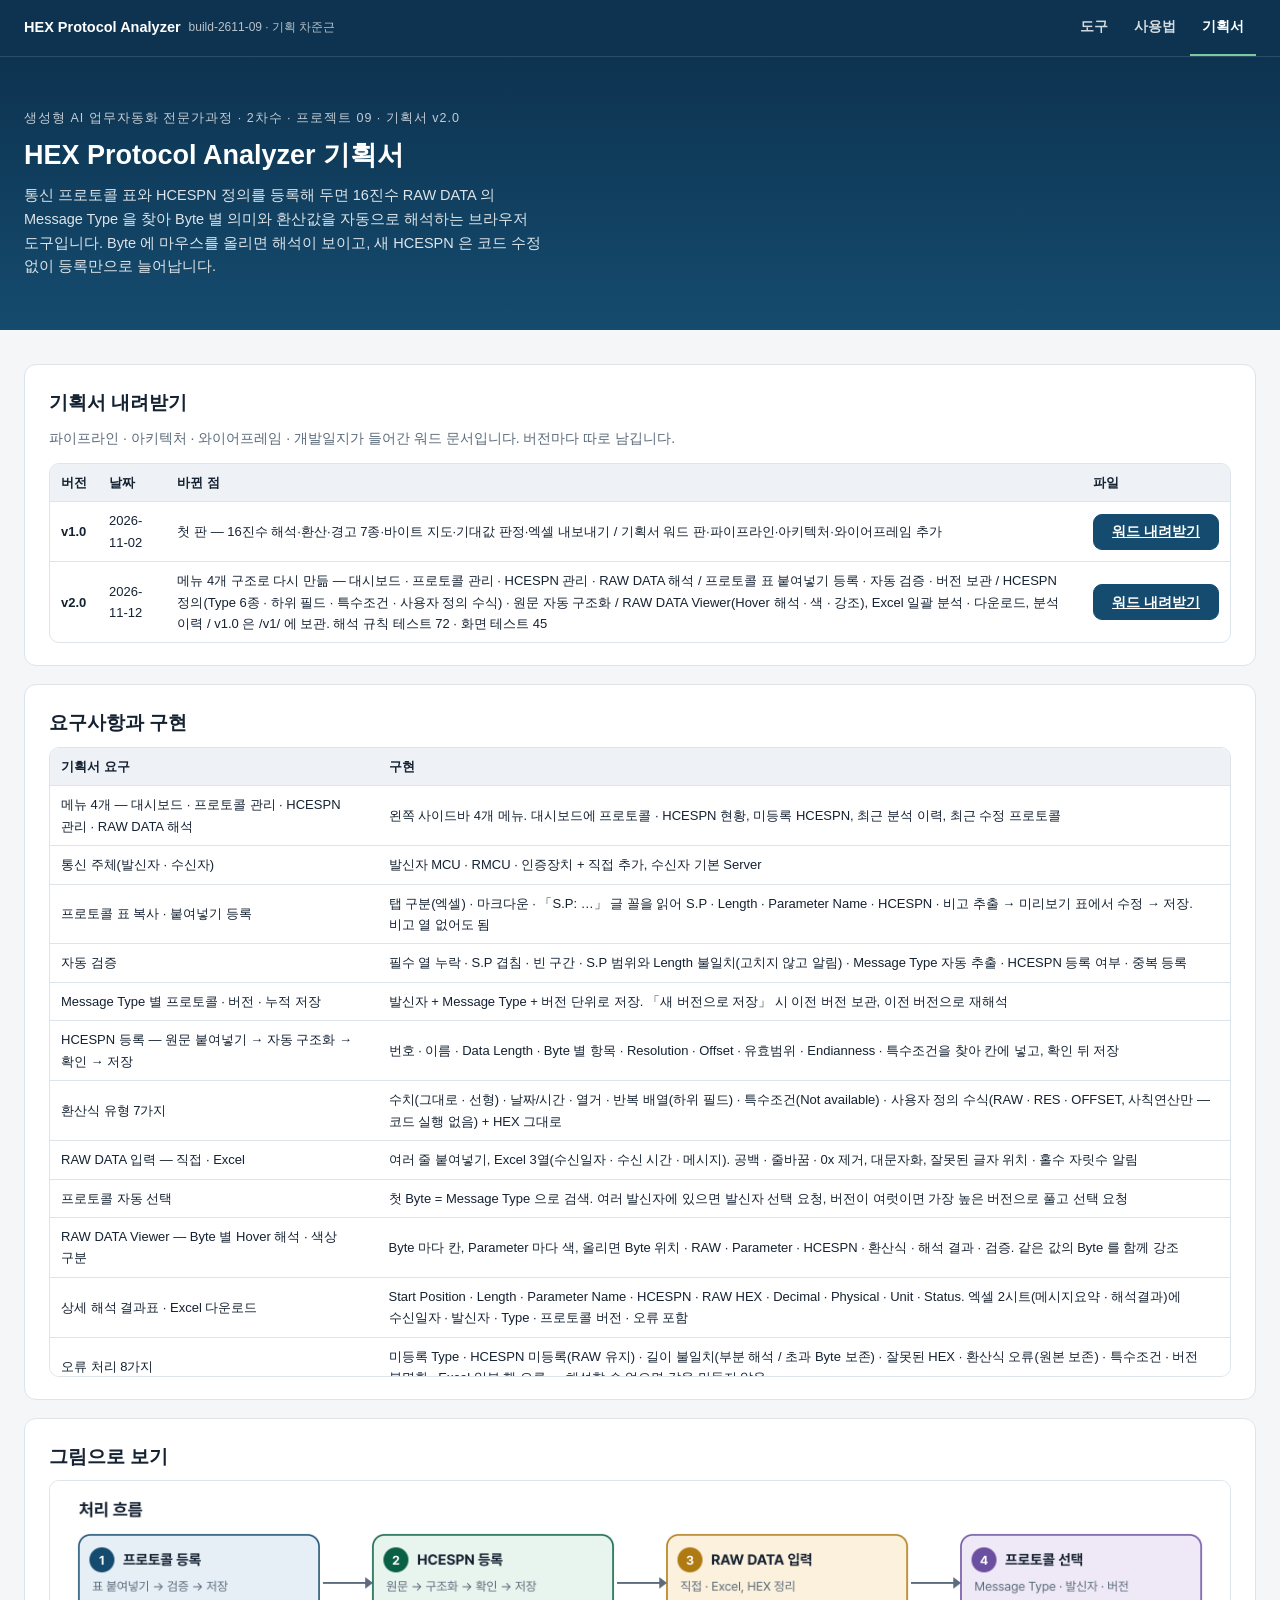
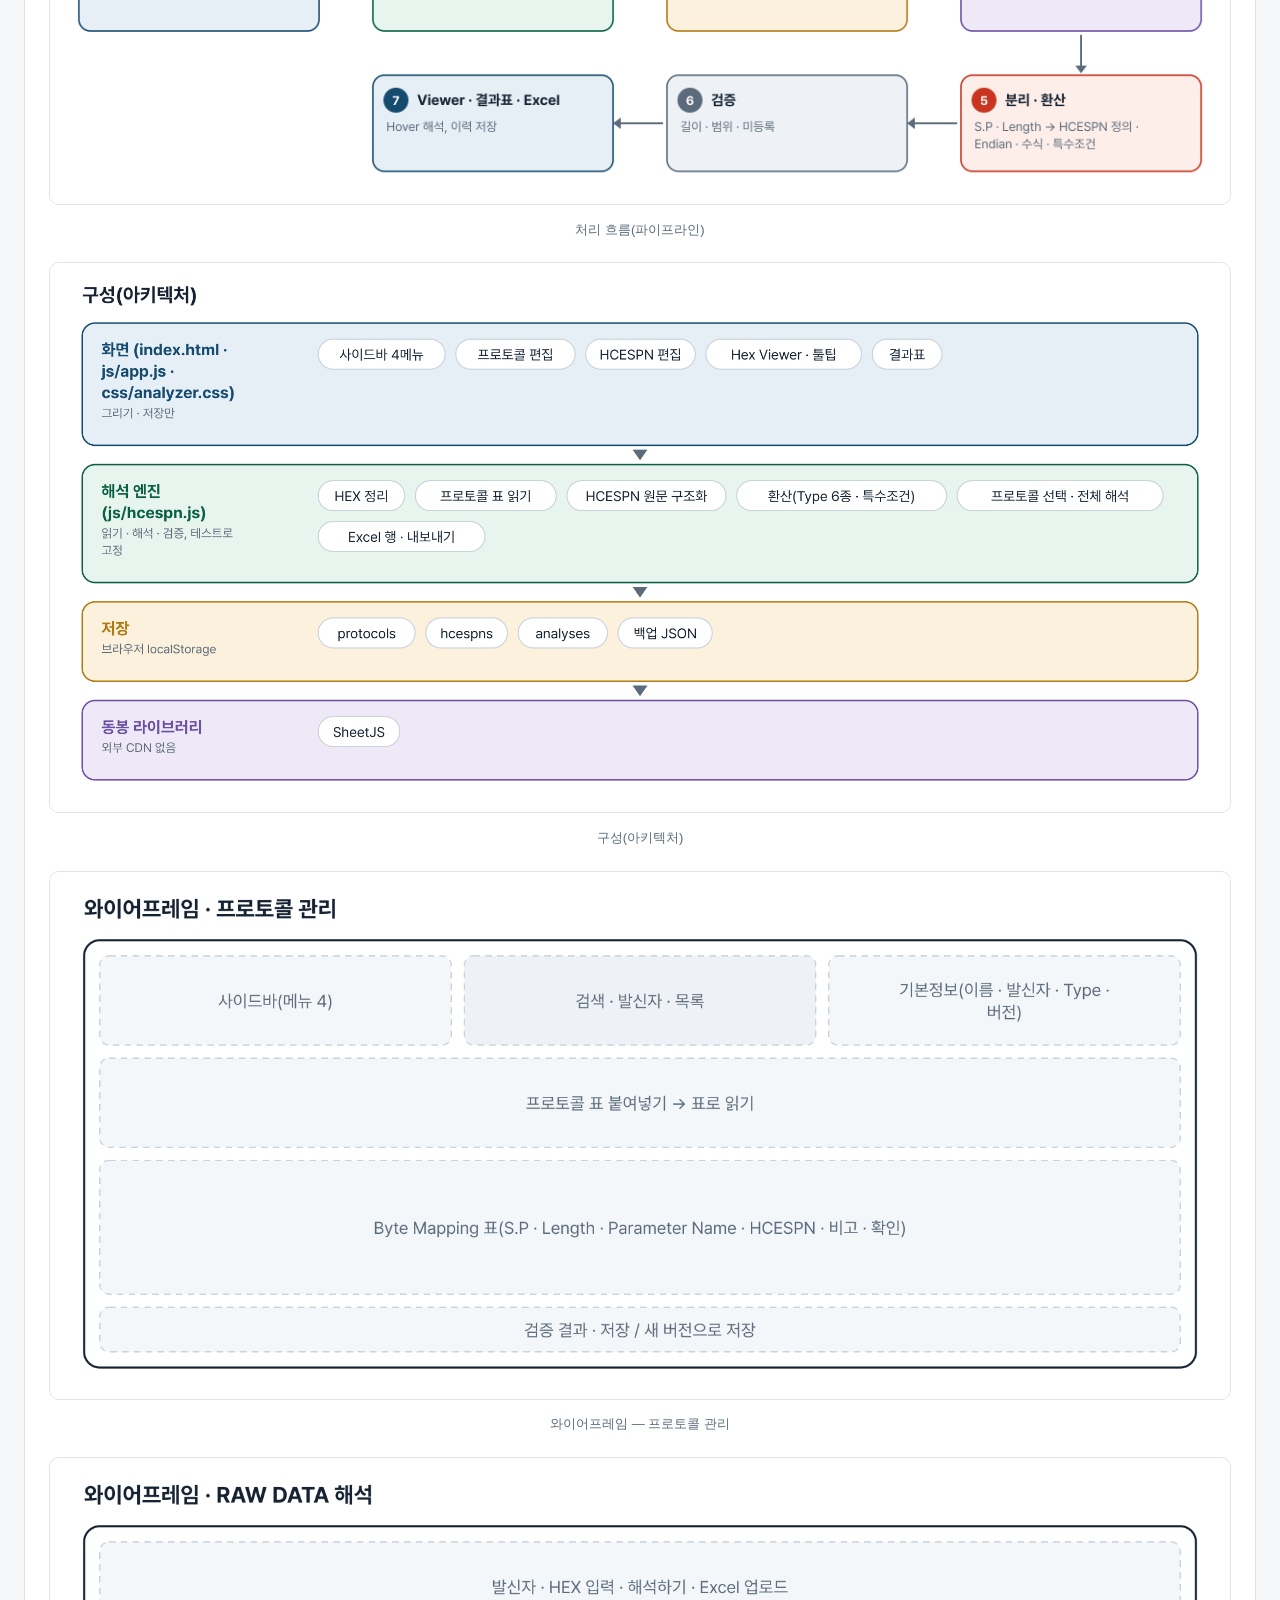
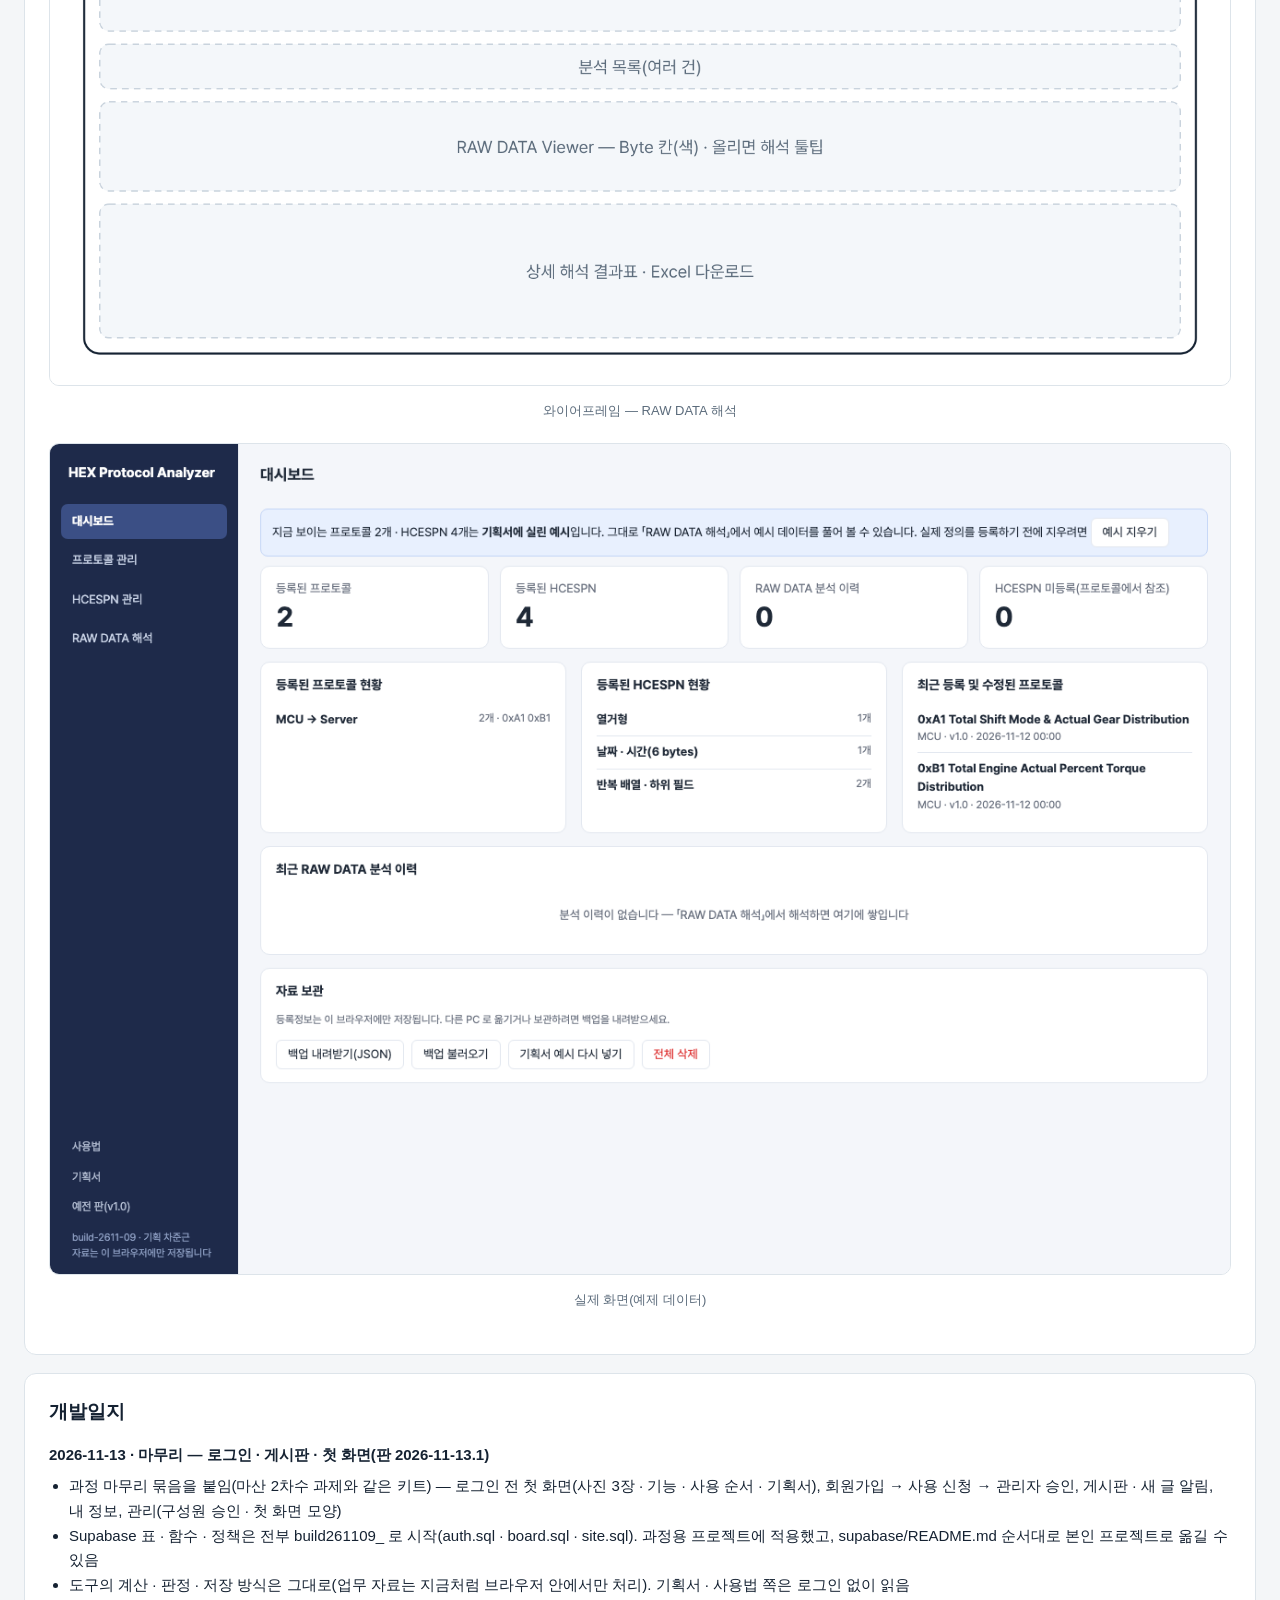
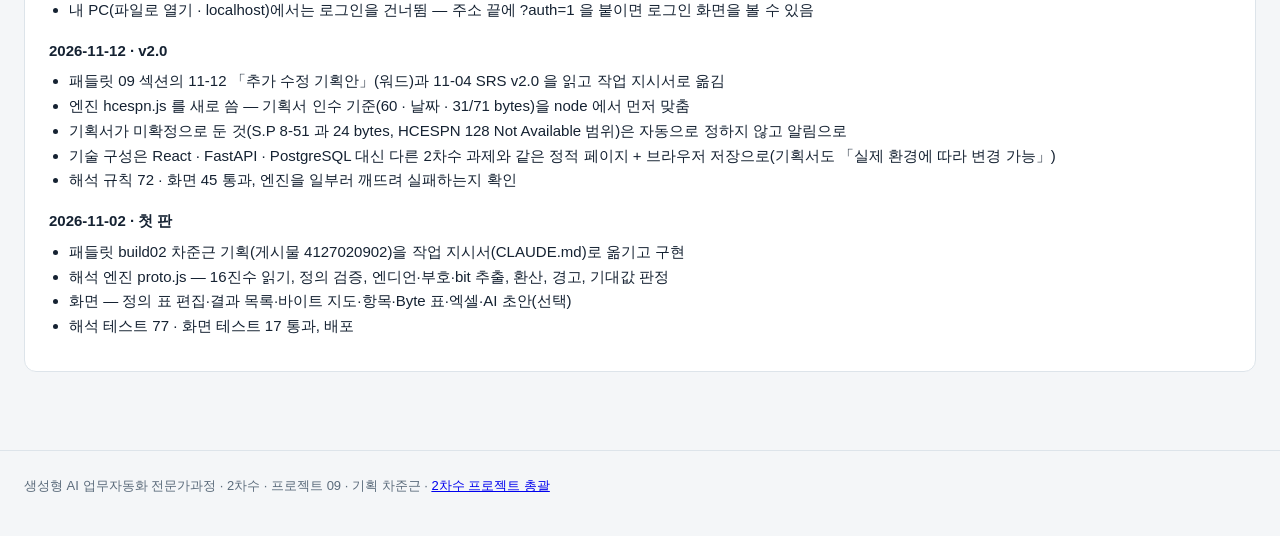
<file: plan.html>
<!DOCTYPE html>
<html lang="ko">
<head>
<meta charset="UTF-8">
<meta name="viewport" content="width=device-width, initial-scale=1.0">
<title>기획서 — HEX Protocol Analyzer</title>
<!-- seo-kit: 검색 · 공유 미리보기(주소를 옮기면 이 묶음의 주소를 내 주소로) -->
<link rel="canonical" href="https://build-2611-09.jobability.co.kr/plan.html">
<meta name="robots" content="index,follow">
<meta property="og:type" content="website">
<meta property="og:site_name" content="HD현대사이트솔루션">
<meta property="og:title" content="기획서 — HEX Protocol Analyzer">
<meta property="og:description" content="통신 프로토콜 표와 HCESPN 정의를 등록해 두면 16진수 RAW DATA 의 Message Type 을 찾아 Byte 별 의미와 환산값을 자동으로 해석하는 브라우저 도구입니다. Byte 에 마우스를 올리면 해석이 보이고, 새 HCESPN 은 코드 수정 없이 등록만으로 늘어납니다.">
<meta property="og:url" content="https://build-2611-09.jobability.co.kr/plan.html">
<meta property="og:image" content="https://build-2611-09.jobability.co.kr/og-image.png?v=2">
<meta property="og:image:secure_url" content="https://build-2611-09.jobability.co.kr/og-image.png?v=2">
<meta property="og:image:type" content="image/png">
<meta property="og:image:width" content="1200">
<meta property="og:image:height" content="630">
<meta property="og:image:alt" content="HEX RAW DATA, 복잡한 통신 데이터를 한눈에">
<meta property="og:locale" content="ko_KR">
<meta name="twitter:card" content="summary_large_image">
<meta name="twitter:title" content="기획서 — HEX Protocol Analyzer">
<meta name="twitter:description" content="통신 프로토콜 표와 HCESPN 정의를 등록해 두면 16진수 RAW DATA 의 Message Type 을 찾아 Byte 별 의미와 환산값을 자동으로 해석하는 브라우저 도구입니다. Byte 에 마우스를 올리면 해석이 보이고, 새 HCESPN 은 코드 수정 없이 등록만으로 늘어납니다.">
<meta name="twitter:image" content="https://build-2611-09.jobability.co.kr/og-image.png?v=2">
<!-- /seo-kit -->
<link rel="icon" href="favicon.svg" type="image/svg+xml">
<link rel="stylesheet" href="css/style.css">
<style>
.plan-figs figure{margin:0 0 22px;} .plan-figs img{width:100%;height:auto;border:1px solid var(--line);border-radius:10px;background:#fff;}
.plan-figs figcaption{font-size:13px;color:var(--sub);text-align:center;margin-top:6px;}
.plan td{white-space:normal;} .plan td .btn{min-height:36px;white-space:nowrap;}
h3{font-size:15px;margin:16px 0 6px;} main ul{margin:0 0 10px 20px;}
</style>
</head>
<body>
<nav class="topnav" aria-label="주요 메뉴">
  <div class="topnav-inner">
    <a class="topnav-brand" href="index.html">HEX Protocol Analyzer <small>build-2611-09 · 기획 차준근</small></a>
    <ul class="topnav-links">
      <li><a href="index.html">도구</a></li>
      <li><a href="guide.html">사용법</a></li>
      <li><a href="plan.html" class="active" aria-current="page">기획서</a></li>
    </ul>
  </div>
</nav>
<header class="hero"><div class="wrap">
  <div class="eyebrow">생성형 AI 업무자동화 전문가과정 · 2차수 · 프로젝트 09 · 기획서 v2.0</div>
  <h1>HEX Protocol Analyzer 기획서</h1>
  <p>통신 프로토콜 표와 HCESPN 정의를 등록해 두면 16진수 RAW DATA 의 Message Type 을 찾아 Byte 별 의미와 환산값을 자동으로 해석하는 브라우저 도구입니다. Byte 에 마우스를 올리면 해석이 보이고, 새 HCESPN 은 코드 수정 없이 등록만으로 늘어납니다.</p>
</div></header>
<main><div class="wrap">
<div class="card">
  <h2 style="margin-top:0">기획서 내려받기</h2>
  <p class="sub">파이프라인 · 아키텍처 · 와이어프레임 · 개발일지가 들어간 워드 문서입니다. 버전마다 따로 남깁니다.</p>
  <div class="tablewrap plan"><table><thead><tr><th>버전</th><th>날짜</th><th>바뀐 점</th><th>파일</th></tr></thead><tbody><tr><td><b>v1.0</b></td><td>2026-11-02</td><td>첫 판 — 16진수 해석·환산·경고 7종·바이트 지도·기대값 판정·엑셀 내보내기 / 기획서 워드 판·파이프라인·아키텍처·와이어프레임 추가</td><td><a class="btn primary" href="docs/기획서/build-2611-09_차준근_통신프로토콜16진수해석기_기획서_v1.0.docx" download>워드 내려받기</a></td></tr><tr><td><b>v2.0</b></td><td>2026-11-12</td><td>메뉴 4개 구조로 다시 만듦 — 대시보드 · 프로토콜 관리 · HCESPN 관리 · RAW DATA 해석 / 프로토콜 표 붙여넣기 등록 · 자동 검증 · 버전 보관 / HCESPN 정의(Type 6종 · 하위 필드 · 특수조건 · 사용자 정의 수식) · 원문 자동 구조화 / RAW DATA Viewer(Hover 해석 · 색 · 강조), Excel 일괄 분석 · 다운로드, 분석 이력 / v1.0 은 /v1/ 에 보관. 해석 규칙 테스트 72 · 화면 테스트 45</td><td><a class="btn primary" href="docs/기획서/build-2611-09_차준근_HEXProtocolAnalyzer_기획서_v2.0.docx" download>워드 내려받기</a></td></tr></tbody></table></div>
</div>
<div class="card plan">
  <h2 style="margin-top:0">요구사항과 구현</h2>
  <div class="tablewrap"><table><thead><tr><th>기획서 요구</th><th>구현</th></tr></thead><tbody><tr><td>메뉴 4개 — 대시보드 · 프로토콜 관리 · HCESPN 관리 · RAW DATA 해석</td><td>왼쪽 사이드바 4개 메뉴. 대시보드에 프로토콜 · HCESPN 현황, 미등록 HCESPN, 최근 분석 이력, 최근 수정 프로토콜</td></tr><tr><td>통신 주체(발신자 · 수신자)</td><td>발신자 MCU · RMCU · 인증장치 + 직접 추가, 수신자 기본 Server</td></tr><tr><td>프로토콜 표 복사 · 붙여넣기 등록</td><td>탭 구분(엑셀) · 마크다운 · 「S.P: …」 글 꼴을 읽어 S.P · Length · Parameter Name · HCESPN · 비고 추출 → 미리보기 표에서 수정 → 저장. 비고 열 없어도 됨</td></tr><tr><td>자동 검증</td><td>필수 열 누락 · S.P 겹침 · 빈 구간 · S.P 범위와 Length 불일치(고치지 않고 알림) · Message Type 자동 추출 · HCESPN 등록 여부 · 중복 등록</td></tr><tr><td>Message Type 별 프로토콜 · 버전 · 누적 저장</td><td>발신자 + Message Type + 버전 단위로 저장. 「새 버전으로 저장」 시 이전 버전 보관, 이전 버전으로 재해석</td></tr><tr><td>HCESPN 등록 — 원문 붙여넣기 → 자동 구조화 → 확인 → 저장</td><td>번호 · 이름 · Data Length · Byte 별 항목 · Resolution · Offset · 유효범위 · Endianness · 특수조건을 찾아 칸에 넣고, 확인 뒤 저장</td></tr><tr><td>환산식 유형 7가지</td><td>수치(그대로 · 선형) · 날짜/시간 · 열거 · 반복 배열(하위 필드) · 특수조건(Not available) · 사용자 정의 수식(RAW · RES · OFFSET, 사칙연산만 — 코드 실행 없음) + HEX 그대로</td></tr><tr><td>RAW DATA 입력 — 직접 · Excel</td><td>여러 줄 붙여넣기, Excel 3열(수신일자 · 수신 시간 · 메시지). 공백 · 줄바꿈 · 0x 제거, 대문자화, 잘못된 글자 위치 · 홀수 자릿수 알림</td></tr><tr><td>프로토콜 자동 선택</td><td>첫 Byte = Message Type 으로 검색. 여러 발신자에 있으면 발신자 선택 요청, 버전이 여럿이면 가장 높은 버전으로 풀고 선택 요청</td></tr><tr><td>RAW DATA Viewer — Byte 별 Hover 해석 · 색상 구분</td><td>Byte 마다 칸, Parameter 마다 색, 올리면 Byte 위치 · RAW · Parameter · HCESPN · 환산식 · 해석 결과 · 검증. 같은 값의 Byte 를 함께 강조</td></tr><tr><td>상세 해석 결과표 · Excel 다운로드</td><td>Start Position · Length · Parameter Name · HCESPN · RAW HEX · Decimal · Physical · Unit · Status. 엑셀 2시트(메시지요약 · 해석결과)에 수신일자 · 발신자 · Type · 프로토콜 버전 · 오류 포함</td></tr><tr><td>오류 처리 8가지</td><td>미등록 Type · HCESPN 미등록(RAW 유지) · 길이 불일치(부분 해석 / 초과 Byte 보존) · 잘못된 HEX · 환산식 오류(원본 보존) · 특수조건 · 버전 불명확 · Excel 일부 행 오류 — 해석할 수 없으면 값을 만들지 않음</td></tr><tr><td>데이터베이스 영구 저장 · 이력</td><td>브라우저 저장(localStorage) + 백업 JSON. 분석 이력 500건(적용 프로토콜 · 버전 기록, 다시 해석). 서버 DB 는 이번 범위 밖 — 구조는 표 모양으로 맞춤</td></tr><tr><td>불명확하면 추정하지 않고 확인 요청</td><td>S.P · Length 불일치, 특수조건 적용 범위, 버전은 자동으로 정하지 않고 「확인 필요」로 표시</td></tr></tbody></table></div>
</div>
<div class="card plan-figs"><h2 style="margin-top:0">그림으로 보기</h2><figure><img src="docs/img/pipeline.png" alt="처리 흐름(파이프라인)" loading="lazy"><figcaption>처리 흐름(파이프라인)</figcaption></figure><figure><img src="docs/img/architecture.png" alt="구성(아키텍처)" loading="lazy"><figcaption>구성(아키텍처)</figcaption></figure><figure><img src="docs/img/wireframe-1.png" alt="와이어프레임 — 프로토콜 관리" loading="lazy"><figcaption>와이어프레임 — 프로토콜 관리</figcaption></figure><figure><img src="docs/img/wireframe-2.png" alt="와이어프레임 — RAW DATA 해석" loading="lazy"><figcaption>와이어프레임 — RAW DATA 해석</figcaption></figure><figure><img src="docs/img/screen.png" alt="실제 화면(예제 데이터)" loading="lazy"><figcaption>실제 화면(예제 데이터)</figcaption></figure></div>
<div class="card"><h2 style="margin-top:0">개발일지</h2><h3>2026-11-13 · 마무리 — 로그인 · 게시판 · 첫 화면(판 2026-11-13.1)</h3><ul><li>과정 마무리 묶음을 붙임(마산 2차수 과제와 같은 키트) — 로그인 전 첫 화면(사진 3장 · 기능 · 사용 순서 · 기획서), 회원가입 → 사용 신청 → 관리자 승인, 게시판 · 새 글 알림, 내 정보, 관리(구성원 승인 · 첫 화면 모양)</li><li>Supabase 표 · 함수 · 정책은 전부 build261109_ 로 시작(auth.sql · board.sql · site.sql). 과정용 프로젝트에 적용했고, supabase/README.md 순서대로 본인 프로젝트로 옮길 수 있음</li><li>도구의 계산 · 판정 · 저장 방식은 그대로(업무 자료는 지금처럼 브라우저 안에서만 처리). 기획서 · 사용법 쪽은 로그인 없이 읽음</li><li>내 PC(파일로 열기 · localhost)에서는 로그인을 건너뜀 — 주소 끝에 ?auth=1 을 붙이면 로그인 화면을 볼 수 있음</li></ul><h3>2026-11-12 · v2.0</h3><ul><li>패들릿 09 섹션의 11-12 「추가 수정 기획안」(워드)과 11-04 SRS v2.0 을 읽고 작업 지시서로 옮김</li><li>엔진 hcespn.js 를 새로 씀 — 기획서 인수 기준(60 · 날짜 · 31/71 bytes)을 node 에서 먼저 맞춤</li><li>기획서가 미확정으로 둔 것(S.P 8-51 과 24 bytes, HCESPN 128 Not Available 범위)은 자동으로 정하지 않고 알림으로</li><li>기술 구성은 React · FastAPI · PostgreSQL 대신 다른 2차수 과제와 같은 정적 페이지 + 브라우저 저장으로(기획서도 「실제 환경에 따라 변경 가능」)</li><li>해석 규칙 72 · 화면 45 통과, 엔진을 일부러 깨뜨려 실패하는지 확인</li></ul><h3>2026-11-02 · 첫 판</h3><ul><li>패들릿 build02 차준근 기획(게시물 4127020902)을 작업 지시서(CLAUDE.md)로 옮기고 구현</li><li>해석 엔진 proto.js — 16진수 읽기, 정의 검증, 엔디언·부호·bit 추출, 환산, 경고, 기대값 판정</li><li>화면 — 정의 표 편집·결과 목록·바이트 지도·항목·Byte 표·엑셀·AI 초안(선택)</li><li>해석 테스트 77 · 화면 테스트 17 통과, 배포</li></ul></div>
</div></main>
<footer><div class="wrap">생성형 AI 업무자동화 전문가과정 · 2차수 · 프로젝트 09 · 기획 차준근 · <a href="https://build-2611-00.jobability.co.kr/">2차수 프로젝트 총괄</a></div></footer>
</body>
</html>
</file>
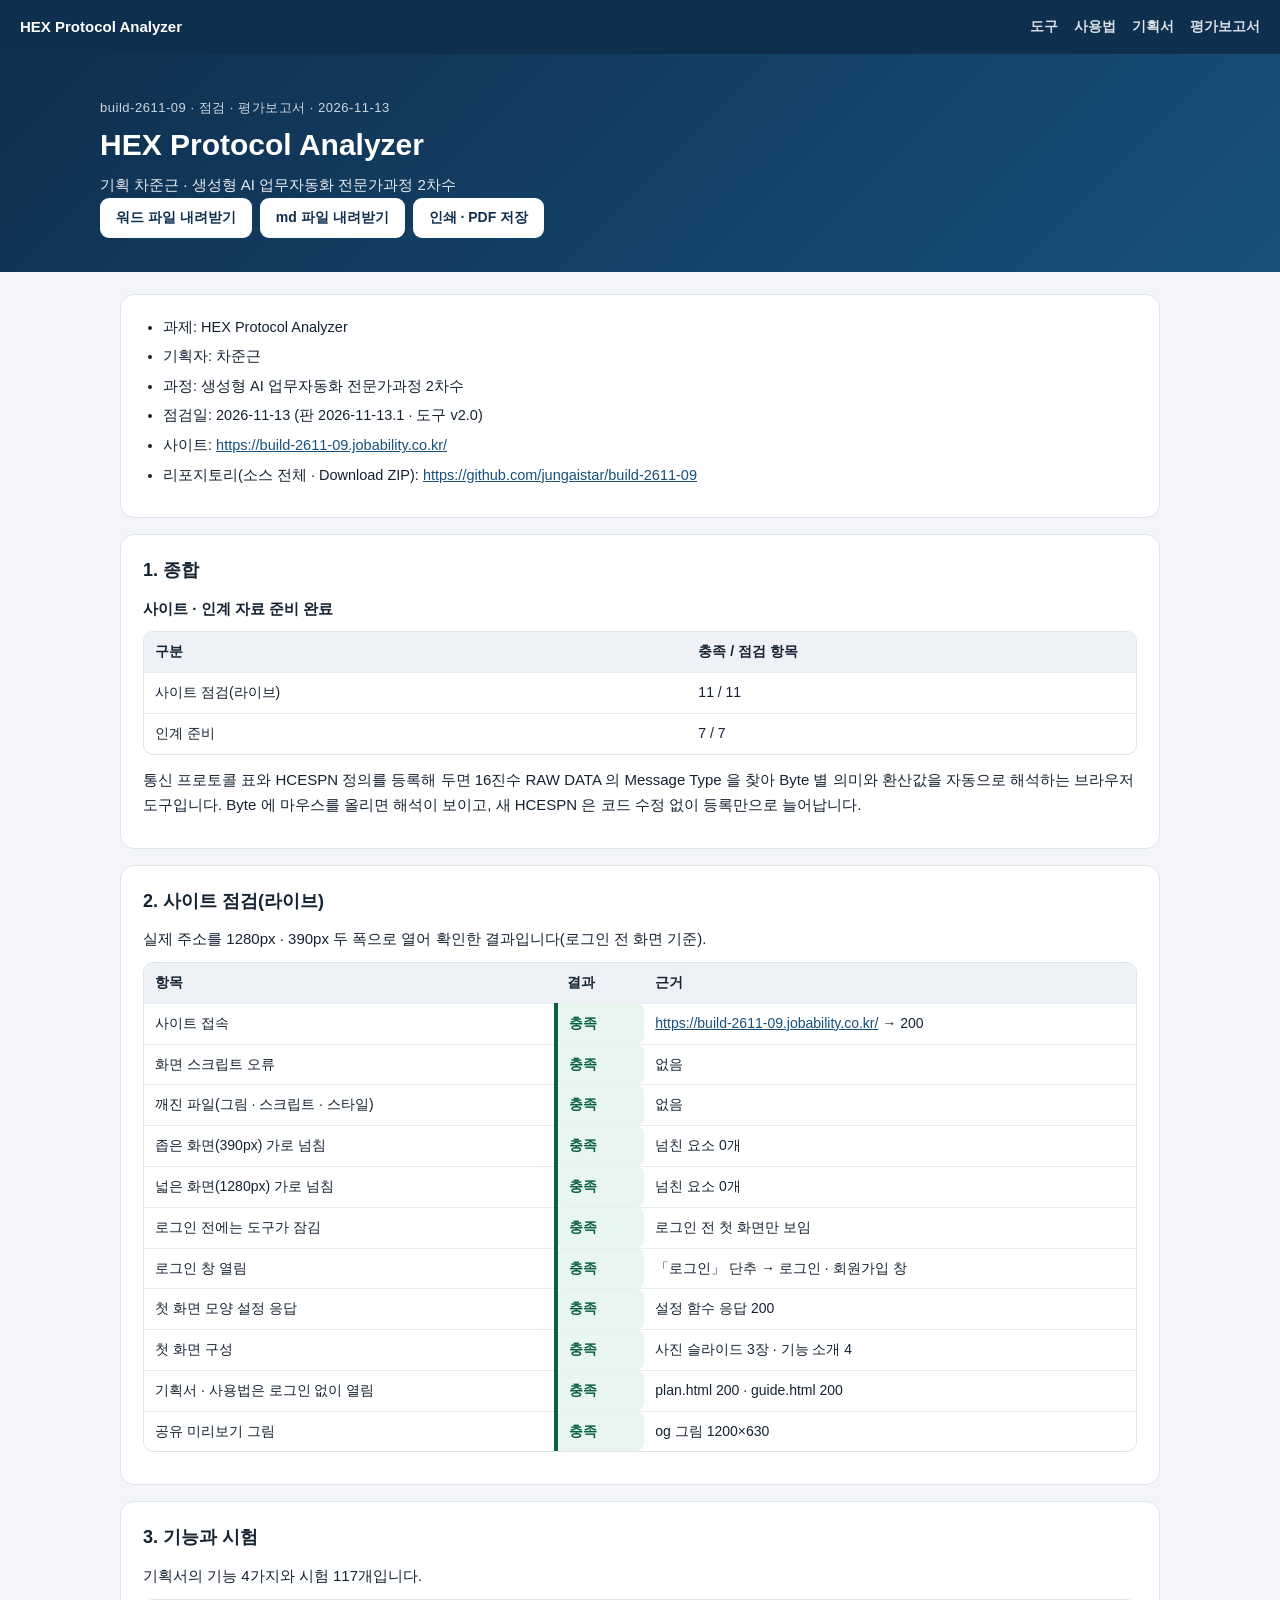
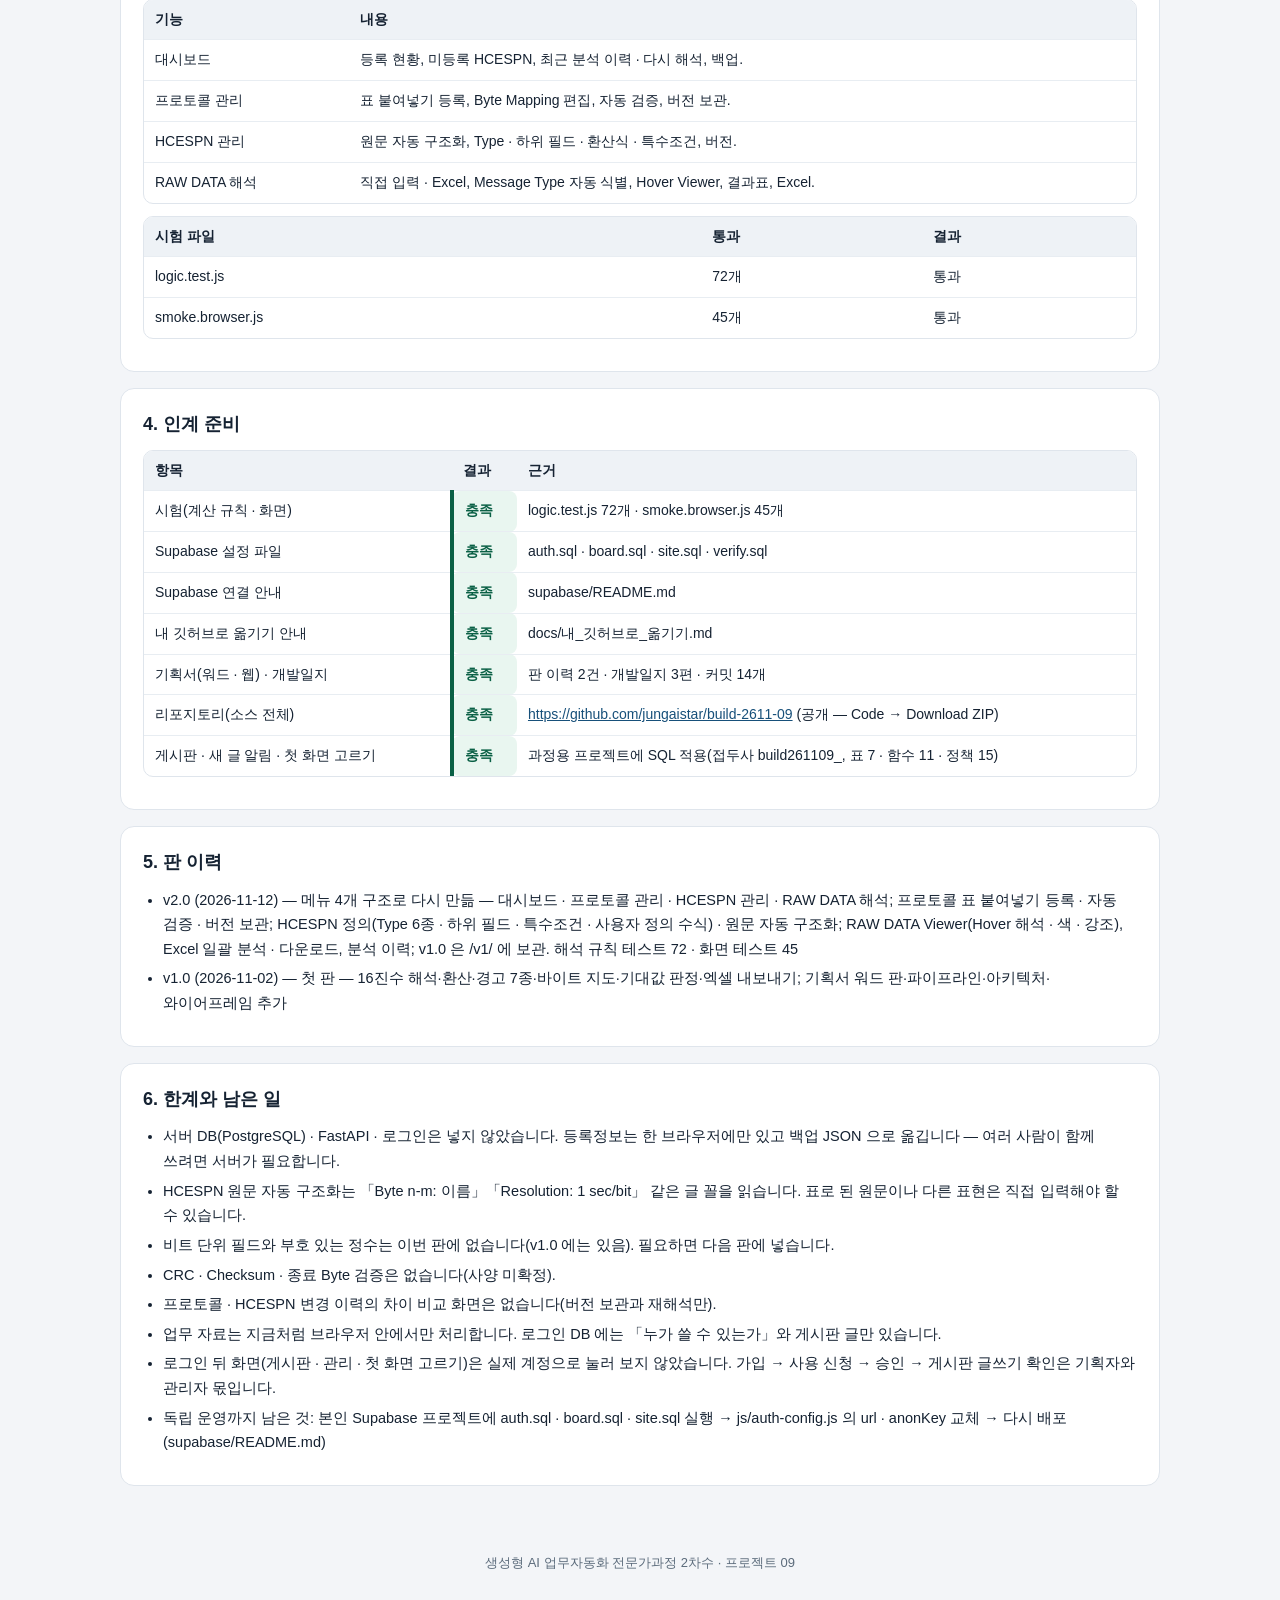
<file: report.html>
<!DOCTYPE html>
<html lang="ko">
<head>
<meta charset="UTF-8">
<meta name="viewport" content="width=device-width, initial-scale=1.0">
<title>평가보고서 — HEX Protocol Analyzer</title>
<!-- seo-kit: 검색 · 공유 미리보기(주소를 옮기면 이 묶음의 주소를 내 주소로) -->
<link rel="canonical" href="https://build-2611-09.jobability.co.kr/report.html">
<meta name="robots" content="index,follow">
<meta property="og:type" content="website">
<meta property="og:site_name" content="HD현대사이트솔루션">
<meta property="og:title" content="평가보고서 — HEX Protocol Analyzer">
<meta property="og:description" content="HEX Protocol Analyzer 점검 · 평가보고서(2026-11-13) — 사이트 점검, 기능과 시험, 인계 준비, 판 이력, 한계.">
<meta property="og:url" content="https://build-2611-09.jobability.co.kr/report.html">
<meta property="og:image" content="https://build-2611-09.jobability.co.kr/og-image.png?v=2">
<meta property="og:image:secure_url" content="https://build-2611-09.jobability.co.kr/og-image.png?v=2">
<meta property="og:image:type" content="image/png">
<meta property="og:image:width" content="1200">
<meta property="og:image:height" content="630">
<meta property="og:image:alt" content="HEX RAW DATA, 복잡한 통신 데이터를 한눈에">
<meta property="og:locale" content="ko_KR">
<meta name="twitter:card" content="summary_large_image">
<meta name="twitter:title" content="평가보고서 — HEX Protocol Analyzer">
<meta name="twitter:description" content="HEX Protocol Analyzer 점검 · 평가보고서(2026-11-13) — 사이트 점검, 기능과 시험, 인계 준비, 판 이력, 한계.">
<meta name="twitter:image" content="https://build-2611-09.jobability.co.kr/og-image.png?v=2">
<!-- /seo-kit -->
<meta name="description" content="HEX Protocol Analyzer 점검 · 평가보고서(2026-11-13) — 사이트 점검, 기능과 시험, 인계 준비, 판 이력, 한계.">
<link rel="icon" href="favicon.svg" type="image/svg+xml">
<link rel="stylesheet" href="css/style.css">
<style>
body{margin:0;font-family:Pretendard,-apple-system,"Apple SD Gothic Neo","Malgun Gothic",sans-serif;background:#f3f5f8;color:#152232;line-height:1.7;word-break:keep-all;overflow-wrap:break-word;}
.rp-top{background:#0f2f4f;color:#fff;padding:14px 20px;display:flex;flex-wrap:wrap;gap:8px 18px;align-items:center;justify-content:space-between;}
.rp-top a{color:#fff;text-decoration:none;font-weight:700;font-size:15px;} .rp-top nav{display:flex;flex-direction:row;flex-wrap:wrap;gap:4px 16px;} .rp-top nav a{font-weight:600;font-size:14px;opacity:.85;}
.rp-hero{background:linear-gradient(135deg,#0f2f4f,#17507a);color:#fff;padding:40px 20px 34px;} .rp-hero div,.rp-main{max-width:1080px;margin:0 auto;}
.rp-hero small{opacity:.8;font-size:13px;letter-spacing:.04em;} .rp-hero h1{margin:6px 0 8px;font-size:clamp(22px,3.4vw,30px);line-height:1.3;} .rp-hero p{margin:0;opacity:.9;font-size:15px;}
.rp-main{padding:22px 20px 50px;} .rp-main section.card{background:#fff;border:1px solid #dfe5ec;border-radius:14px;padding:20px 22px;margin:0 0 16px;} .rp-main section.card:empty{display:none;}
.rp-main h2{margin:0 0 10px;font-size:18px;} .rp-main p{margin:0 0 10px;font-size:15px;} .rp-main ul{margin:0 0 10px 20px;padding:0;} .rp-main li{margin-bottom:5px;font-size:14.5px;}
.rp-main .tablewrap{overflow-x:auto;max-height:none;border:1px solid #dfe5ec;border-radius:10px;margin:0 0 12px;} .rp-main table{border-collapse:collapse;width:100%;font-size:14px;}
.rp-main th,.rp-main td{padding:8px 11px;border-bottom:1px solid #e8edf2;text-align:left;vertical-align:top;white-space:normal;} .rp-main th{background:#eef2f6;white-space:nowrap;position:static;}
.rp-main td.st{font-weight:700;white-space:nowrap;} .rp-main td.ok{color:#0a6045;} .rp-main td.no{color:#c8341f;} .rp-main a{color:#17507a;} .rp-main code{background:#eef2f6;border-radius:4px;padding:0 4px;font-size:13px;}
.rp-dl{display:flex;flex-wrap:wrap;gap:8px;margin-top:16px;} .rp-dl a{display:inline-flex;align-items:center;min-height:40px;padding:0 16px;border-radius:9px;background:#fff;color:#0f2f4f;font-weight:700;font-size:14px;text-decoration:none;}
.rp-foot{text-align:center;color:#5b6b7b;font-size:13px;padding:0 20px 34px;}
@media print{.rp-top,.rp-dl{display:none;} body{background:#fff;} .rp-main section.card{border:0;padding:0 0 8px;}}
</style>
</head>
<body>
<div class="rp-top"><a href="index.html">HEX Protocol Analyzer</a><nav aria-label="문서"><a href="index.html">도구</a><a href="guide.html">사용법</a><a href="plan.html">기획서</a><a href="report.html" aria-current="page">평가보고서</a></nav></div>
<header class="rp-hero"><div>
  <small>build-2611-09 · 점검 · 평가보고서 · 2026-11-13</small>
  <h1>HEX Protocol Analyzer</h1>
  <p>기획 차준근 · 생성형 AI 업무자동화 전문가과정 2차수</p>
  <div class="rp-dl"><a href="docs/평가보고서/build-2611-09_평가보고서_2026-11-13.docx" download>워드 파일 내려받기</a><a href="docs/평가보고서/build-2611-09_평가보고서_2026-11-13.md" download>md 파일 내려받기</a><a href="#" onclick="window.print();return false">인쇄 · PDF 저장</a></div>
</div></header>
<main class="rp-main">
<section class="card"><ul>
<li>과제: HEX Protocol Analyzer</li>
<li>기획자: 차준근</li>
<li>과정: 생성형 AI 업무자동화 전문가과정 2차수</li>
<li>점검일: 2026-11-13 (판 2026-11-13.1 · 도구 v2.0)</li>
<li>사이트: <a href="https://build-2611-09.jobability.co.kr/">https://build-2611-09.jobability.co.kr/</a></li>
<li>리포지토리(소스 전체 · Download ZIP): <a href="https://github.com/jungaistar/build-2611-09">https://github.com/jungaistar/build-2611-09</a></li>
</ul>
</section><section class="card"><h2>1. 종합</h2>
<p><b>사이트 · 인계 자료 준비 완료</b></p>
<div class="tablewrap"><table><thead><tr><th>구분</th><th>충족 / 점검 항목</th></tr></thead><tbody><tr><td>사이트 점검(라이브)</td><td>11 / 11</td></tr><tr><td>인계 준비</td><td>7 / 7</td></tr></tbody></table></div>
<p>통신 프로토콜 표와 HCESPN 정의를 등록해 두면 16진수 RAW DATA 의 Message Type 을 찾아 Byte 별 의미와 환산값을 자동으로 해석하는 브라우저 도구입니다. Byte 에 마우스를 올리면 해석이 보이고, 새 HCESPN 은 코드 수정 없이 등록만으로 늘어납니다.</p>
</section><section class="card"><h2>2. 사이트 점검(라이브)</h2>
<p>실제 주소를 1280px · 390px 두 폭으로 열어 확인한 결과입니다(로그인 전 화면 기준).</p>
<div class="tablewrap"><table><thead><tr><th>항목</th><th>결과</th><th>근거</th></tr></thead><tbody><tr><td>사이트 접속</td><td class="st ok">충족</td><td><a href="https://build-2611-09.jobability.co.kr/">https://build-2611-09.jobability.co.kr/</a> → 200</td></tr><tr><td>화면 스크립트 오류</td><td class="st ok">충족</td><td>없음</td></tr><tr><td>깨진 파일(그림 · 스크립트 · 스타일)</td><td class="st ok">충족</td><td>없음</td></tr><tr><td>좁은 화면(390px) 가로 넘침</td><td class="st ok">충족</td><td>넘친 요소 0개</td></tr><tr><td>넓은 화면(1280px) 가로 넘침</td><td class="st ok">충족</td><td>넘친 요소 0개</td></tr><tr><td>로그인 전에는 도구가 잠김</td><td class="st ok">충족</td><td>로그인 전 첫 화면만 보임</td></tr><tr><td>로그인 창 열림</td><td class="st ok">충족</td><td>「로그인」 단추 → 로그인 · 회원가입 창</td></tr><tr><td>첫 화면 모양 설정 응답</td><td class="st ok">충족</td><td>설정 함수 응답 200</td></tr><tr><td>첫 화면 구성</td><td class="st ok">충족</td><td>사진 슬라이드 3장 · 기능 소개 4</td></tr><tr><td>기획서 · 사용법은 로그인 없이 열림</td><td class="st ok">충족</td><td>plan.html 200 · guide.html 200</td></tr><tr><td>공유 미리보기 그림</td><td class="st ok">충족</td><td>og 그림 1200×630</td></tr></tbody></table></div>
</section><section class="card"><h2>3. 기능과 시험</h2>
<p>기획서의 기능 4가지와 시험 117개입니다.</p>
<div class="tablewrap"><table><thead><tr><th>기능</th><th>내용</th></tr></thead><tbody><tr><td>대시보드</td><td>등록 현황, 미등록 HCESPN, 최근 분석 이력 · 다시 해석, 백업.</td></tr><tr><td>프로토콜 관리</td><td>표 붙여넣기 등록, Byte Mapping 편집, 자동 검증, 버전 보관.</td></tr><tr><td>HCESPN 관리</td><td>원문 자동 구조화, Type · 하위 필드 · 환산식 · 특수조건, 버전.</td></tr><tr><td>RAW DATA 해석</td><td>직접 입력 · Excel, Message Type 자동 식별, Hover Viewer, 결과표, Excel.</td></tr></tbody></table></div>
<div class="tablewrap"><table><thead><tr><th>시험 파일</th><th>통과</th><th>결과</th></tr></thead><tbody><tr><td>logic.test.js</td><td>72개</td><td>통과</td></tr><tr><td>smoke.browser.js</td><td>45개</td><td>통과</td></tr></tbody></table></div>
</section><section class="card"><h2>4. 인계 준비</h2>
<div class="tablewrap"><table><thead><tr><th>항목</th><th>결과</th><th>근거</th></tr></thead><tbody><tr><td>시험(계산 규칙 · 화면)</td><td class="st ok">충족</td><td>logic.test.js 72개 · smoke.browser.js 45개</td></tr><tr><td>Supabase 설정 파일</td><td class="st ok">충족</td><td>auth.sql · board.sql · site.sql · verify.sql</td></tr><tr><td>Supabase 연결 안내</td><td class="st ok">충족</td><td>supabase/README.md</td></tr><tr><td>내 깃허브로 옮기기 안내</td><td class="st ok">충족</td><td>docs/내_깃허브로_옮기기.md</td></tr><tr><td>기획서(워드 · 웹) · 개발일지</td><td class="st ok">충족</td><td>판 이력 2건 · 개발일지 3편 · 커밋 14개</td></tr><tr><td>리포지토리(소스 전체)</td><td class="st ok">충족</td><td><a href="https://github.com/jungaistar/build-2611-09">https://github.com/jungaistar/build-2611-09</a> (공개 — Code → Download ZIP)</td></tr><tr><td>게시판 · 새 글 알림 · 첫 화면 고르기</td><td class="st ok">충족</td><td>과정용 프로젝트에 SQL 적용(접두사 build261109_, 표 7 · 함수 11 · 정책 15)</td></tr></tbody></table></div>
</section><section class="card"><h2>5. 판 이력</h2>
<ul>
<li>v2.0 (2026-11-12) — 메뉴 4개 구조로 다시 만듦 — 대시보드 · 프로토콜 관리 · HCESPN 관리 · RAW DATA 해석; 프로토콜 표 붙여넣기 등록 · 자동 검증 · 버전 보관; HCESPN 정의(Type 6종 · 하위 필드 · 특수조건 · 사용자 정의 수식) · 원문 자동 구조화; RAW DATA Viewer(Hover 해석 · 색 · 강조), Excel 일괄 분석 · 다운로드, 분석 이력; v1.0 은 /v1/ 에 보관. 해석 규칙 테스트 72 · 화면 테스트 45</li>
<li>v1.0 (2026-11-02) — 첫 판 — 16진수 해석·환산·경고 7종·바이트 지도·기대값 판정·엑셀 내보내기; 기획서 워드 판·파이프라인·아키텍처·와이어프레임 추가</li>
</ul>
</section><section class="card"><h2>6. 한계와 남은 일</h2>
<ul>
<li>서버 DB(PostgreSQL) · FastAPI · 로그인은 넣지 않았습니다. 등록정보는 한 브라우저에만 있고 백업 JSON 으로 옮깁니다 — 여러 사람이 함께 쓰려면 서버가 필요합니다.</li>
<li>HCESPN 원문 자동 구조화는 「Byte n-m: 이름」「Resolution: 1 sec/bit」 같은 글 꼴을 읽습니다. 표로 된 원문이나 다른 표현은 직접 입력해야 할 수 있습니다.</li>
<li>비트 단위 필드와 부호 있는 정수는 이번 판에 없습니다(v1.0 에는 있음). 필요하면 다음 판에 넣습니다.</li>
<li>CRC · Checksum · 종료 Byte 검증은 없습니다(사양 미확정).</li>
<li>프로토콜 · HCESPN 변경 이력의 차이 비교 화면은 없습니다(버전 보관과 재해석만).</li>
<li>업무 자료는 지금처럼 브라우저 안에서만 처리합니다. 로그인 DB 에는 「누가 쓸 수 있는가」와 게시판 글만 있습니다.</li>
<li>로그인 뒤 화면(게시판 · 관리 · 첫 화면 고르기)은 실제 계정으로 눌러 보지 않았습니다. 가입 → 사용 신청 → 승인 → 게시판 글쓰기 확인은 기획자와 관리자 몫입니다.</li>
<li>독립 운영까지 남은 것: 본인 Supabase 프로젝트에 auth.sql · board.sql · site.sql 실행 → js/auth-config.js 의 url · anonKey 교체 → 다시 배포(supabase/README.md)</li>
</ul></section>
</main>
<p class="rp-foot">생성형 AI 업무자동화 전문가과정 2차수 · 프로젝트 09</p>
</body>
</html>
</file>
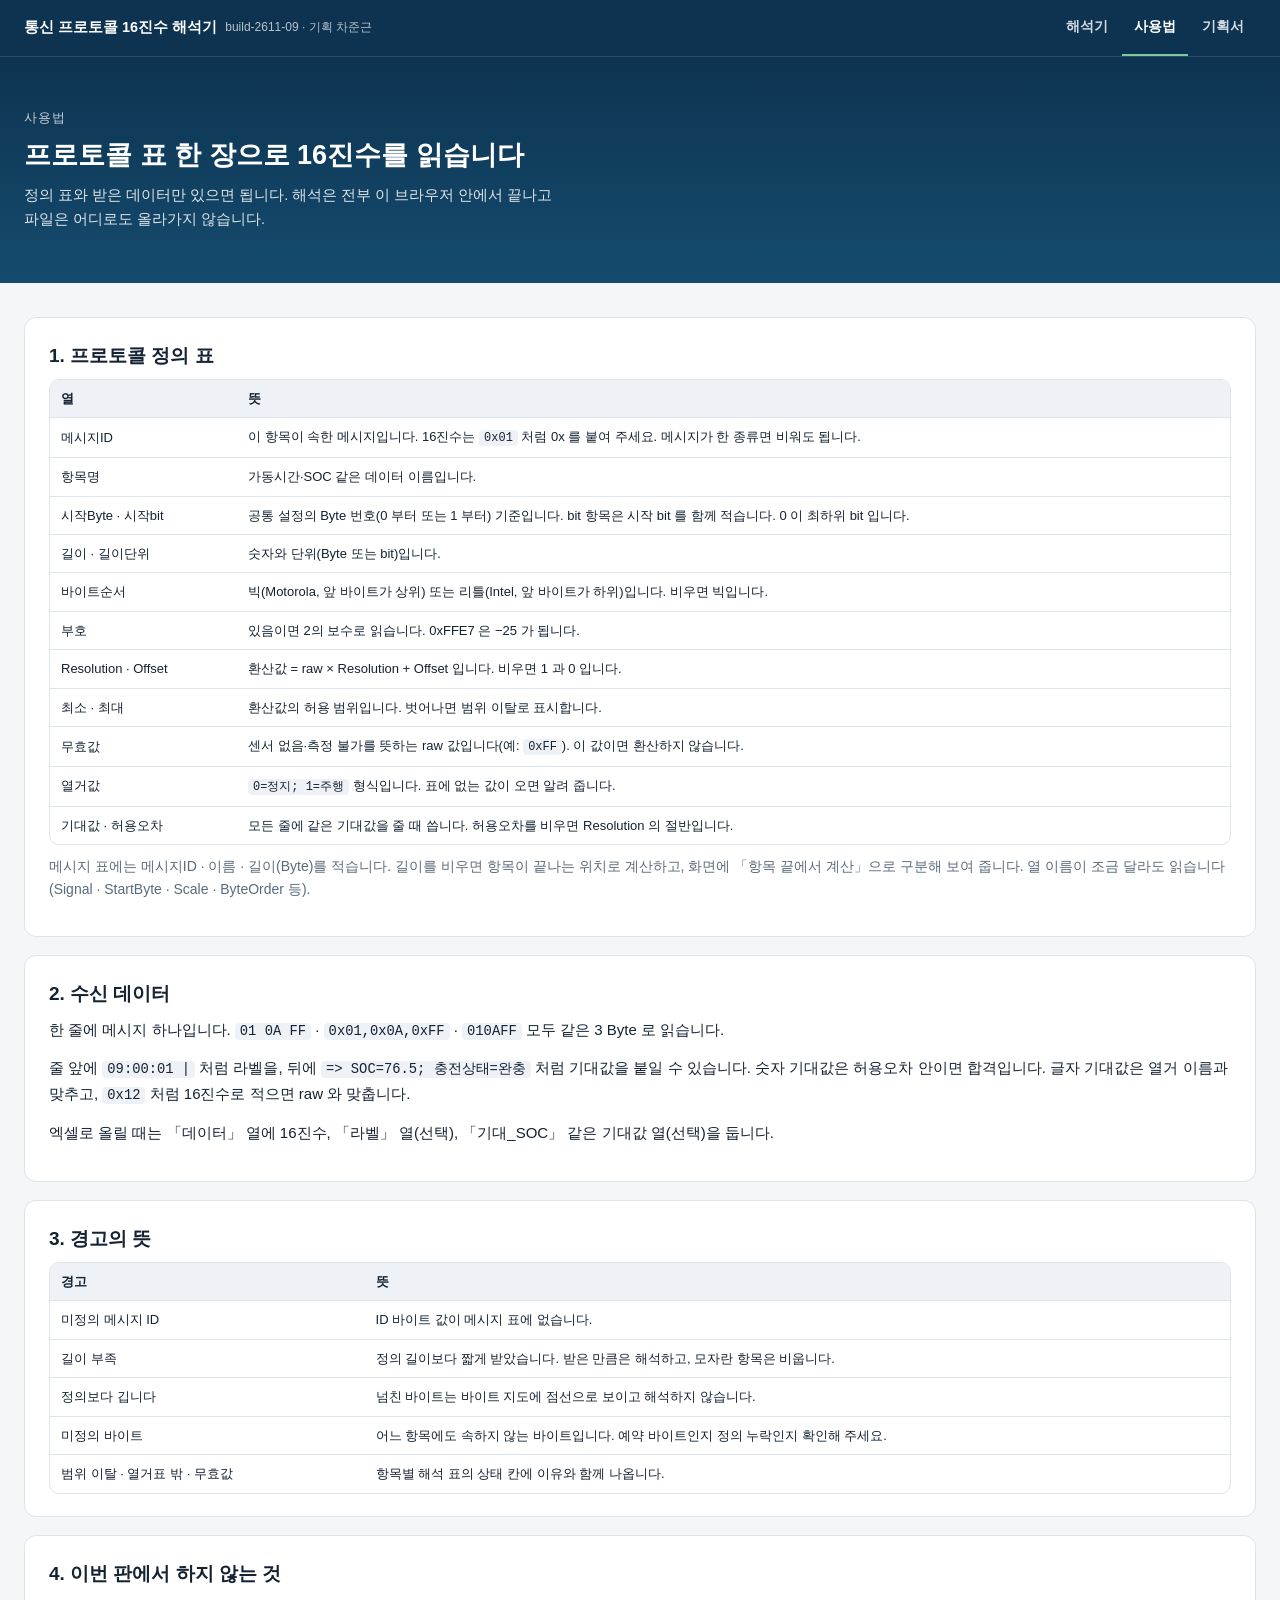
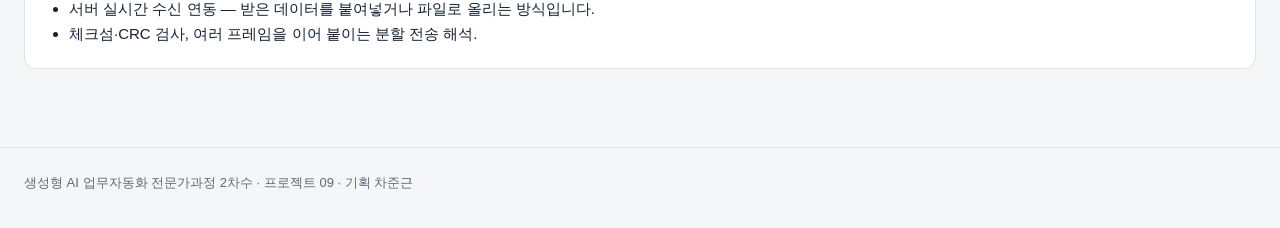
<file: v1/guide.html>
<!DOCTYPE html>
<html lang="ko">
<head>
<meta charset="UTF-8">
<meta name="viewport" content="width=device-width, initial-scale=1.0">
<title>사용법 — 통신 프로토콜 16진수 해석기</title>
<link rel="icon" href="favicon.svg" type="image/svg+xml">
<link rel="stylesheet" href="css/style.css">
<link rel="stylesheet" href="css/app.css">
</head>
<body>
<nav class="topnav" aria-label="주요 메뉴">
  <div class="topnav-inner">
    <a class="topnav-brand" href="index.html">통신 프로토콜 16진수 해석기 <small>build-2611-09 · 기획 차준근</small></a>
    <ul class="topnav-links">
      <li><a href="index.html">해석기</a></li>
      <li><a href="guide.html" class="active" aria-current="page">사용법</a></li>
      <li><a href="plan.html">기획서</a></li>
    </ul>
  </div>
</nav>
<header class="hero"><div class="wrap">
  <div class="eyebrow">사용법</div>
  <h1>프로토콜 표 한 장으로 16진수를 읽습니다</h1>
  <p>정의 표와 받은 데이터만 있으면 됩니다. 해석은 전부 이 브라우저 안에서 끝나고 파일은 어디로도 올라가지 않습니다.</p>
</div></header>
<main><div class="wrap">
<div class="card">
  <h2 style="margin-top:0">1. 프로토콜 정의 표</h2>
  <div class="tablewrap"><table>
    <thead><tr><th>열</th><th>뜻</th></tr></thead>
    <tbody>
      <tr><td>메시지ID</td><td>이 항목이 속한 메시지입니다. 16진수는 <code>0x01</code> 처럼 0x 를 붙여 주세요. 메시지가 한 종류면 비워도 됩니다.</td></tr>
      <tr><td>항목명</td><td>가동시간·SOC 같은 데이터 이름입니다.</td></tr>
      <tr><td>시작Byte · 시작bit</td><td>공통 설정의 Byte 번호(0 부터 또는 1 부터) 기준입니다. bit 항목은 시작 bit 를 함께 적습니다. 0 이 최하위 bit 입니다.</td></tr>
      <tr><td>길이 · 길이단위</td><td>숫자와 단위(Byte 또는 bit)입니다.</td></tr>
      <tr><td>바이트순서</td><td>빅(Motorola, 앞 바이트가 상위) 또는 리틀(Intel, 앞 바이트가 하위)입니다. 비우면 빅입니다.</td></tr>
      <tr><td>부호</td><td>있음이면 2의 보수로 읽습니다. 0xFFE7 은 −25 가 됩니다.</td></tr>
      <tr><td>Resolution · Offset</td><td>환산값 = raw × Resolution + Offset 입니다. 비우면 1 과 0 입니다.</td></tr>
      <tr><td>최소 · 최대</td><td>환산값의 허용 범위입니다. 벗어나면 범위 이탈로 표시합니다.</td></tr>
      <tr><td>무효값</td><td>센서 없음·측정 불가를 뜻하는 raw 값입니다(예: <code>0xFF</code>). 이 값이면 환산하지 않습니다.</td></tr>
      <tr><td>열거값</td><td><code>0=정지; 1=주행</code> 형식입니다. 표에 없는 값이 오면 알려 줍니다.</td></tr>
      <tr><td>기대값 · 허용오차</td><td>모든 줄에 같은 기대값을 줄 때 씁니다. 허용오차를 비우면 Resolution 의 절반입니다.</td></tr>
    </tbody>
  </table></div>
  <p class="sub" style="margin-top:10px">메시지 표에는 메시지ID · 이름 · 길이(Byte)를 적습니다.
  길이를 비우면 항목이 끝나는 위치로 계산하고, 화면에 「항목 끝에서 계산」으로 구분해 보여 줍니다.
  열 이름이 조금 달라도 읽습니다(Signal · StartByte · Scale · ByteOrder 등).</p>
</div>
<div class="card">
  <h2 style="margin-top:0">2. 수신 데이터</h2>
  <p>한 줄에 메시지 하나입니다. <code>01 0A FF</code> · <code>0x01,0x0A,0xFF</code> · <code>010AFF</code> 모두 같은 3 Byte 로 읽습니다.</p>
  <p>줄 앞에 <code>09:00:01 |</code> 처럼 라벨을, 뒤에 <code>=&gt; SOC=76.5; 충전상태=완충</code> 처럼 기대값을 붙일 수 있습니다.
  숫자 기대값은 허용오차 안이면 합격입니다. 글자 기대값은 열거 이름과 맞추고, <code>0x12</code> 처럼 16진수로 적으면 raw 와 맞춥니다.</p>
  <p>엑셀로 올릴 때는 「데이터」 열에 16진수, 「라벨」 열(선택), 「기대_SOC」 같은 기대값 열(선택)을 둡니다.</p>
</div>
<div class="card">
  <h2 style="margin-top:0">3. 경고의 뜻</h2>
  <div class="tablewrap"><table>
    <thead><tr><th>경고</th><th>뜻</th></tr></thead>
    <tbody>
      <tr><td>미정의 메시지 ID</td><td>ID 바이트 값이 메시지 표에 없습니다.</td></tr>
      <tr><td>길이 부족</td><td>정의 길이보다 짧게 받았습니다. 받은 만큼은 해석하고, 모자란 항목은 비웁니다.</td></tr>
      <tr><td>정의보다 깁니다</td><td>넘친 바이트는 바이트 지도에 점선으로 보이고 해석하지 않습니다.</td></tr>
      <tr><td>미정의 바이트</td><td>어느 항목에도 속하지 않는 바이트입니다. 예약 바이트인지 정의 누락인지 확인해 주세요.</td></tr>
      <tr><td>범위 이탈 · 열거표 밖 · 무효값</td><td>항목별 해석 표의 상태 칸에 이유와 함께 나옵니다.</td></tr>
    </tbody>
  </table></div>
</div>
<div class="card">
  <h2 style="margin-top:0">4. 이번 판에서 하지 않는 것</h2>
  <ul style="margin-left:20px">
    <li>서버 실시간 수신 연동 — 받은 데이터를 붙여넣거나 파일로 올리는 방식입니다.</li>
    <li>체크섬·CRC 검사, 여러 프레임을 이어 붙이는 분할 전송 해석.</li>
  </ul>
</div>
</div></main>
<footer><div class="wrap">생성형 AI 업무자동화 전문가과정 2차수 · 프로젝트 09 · 기획 차준근</div></footer>
</body>
</html>
</file>
<file: css/analyzer.css>
/* build-2611-10 v2 — 심플형 업무 대시보드(왼쪽 네이비 사이드바 + 오른쪽 내용). 기획자 시제품의 색 · 배치를 따른다 */
:root{--bg:#f4f6fa;--card:#fff;--line:#e3e8f0;--tx:#1f2937;--sub:#6b7280;--soft:#eef2f7;--navy:#1e2a4a;--blue:#2563eb;--green:#15803d;--red:#dc2626;--bb:#e8f0fe;--gb:#e7f6ec;--rb:#fdeaea;--side:204px;}
*{box-sizing:border-box;}
html,body{height:100%;margin:0;}
body{font:13px/1.55 "Pretendard","Noto Sans KR","Apple SD Gothic Neo","Malgun Gothic",sans-serif;background:var(--bg);color:var(--tx);word-break:keep-all;overflow-wrap:break-word;}
[hidden]{display:none !important;}
#app{display:flex;height:100%;}
aside{width:var(--side);background:var(--navy);color:#cbd5e8;padding:20px 12px 14px;display:flex;flex-direction:column;gap:4px;flex:none;}
aside h1{font-size:15px;color:#fff;margin:0 8px 18px;font-weight:700;}
nav{display:flex;flex-direction:column;gap:4px;}
nav button,.sbtn{background:none;border:0;color:inherit;text-align:left;padding:9px 12px;border-radius:7px;font:inherit;cursor:pointer;text-decoration:none;display:block;}
nav button:hover,.sbtn:hover{background:#2a3a63;}
nav button.on{background:#3b4f85;color:#fff;font-weight:700;}
.side-foot{margin-top:auto;display:flex;flex-direction:column;gap:2px;}
.side-foot .sbtn{font-size:12px;opacity:.85;padding:6px 12px;}
.side-foot small{color:#8fa0c4;font-size:11px;padding:8px 12px 0;line-height:1.5;}
main{flex:1;min-width:0;display:flex;flex-direction:column;padding:20px 24px 16px;}
#view{flex:1;min-height:0;overflow:auto;display:flex;flex-direction:column;}
h2{font-size:17px;margin:0 0 14px;}
h3{font-size:14px;margin:0 0 10px;}
small,.sub{color:var(--sub);font-size:11.5px;}
.card{background:var(--card);border:1px solid var(--line);border-radius:10px;padding:14px 16px;margin-bottom:14px;}
.kpis{display:grid;grid-template-columns:repeat(4,minmax(0,1fr));gap:12px;margin-bottom:14px;}
.kpi{margin:0;} .kpi span{color:var(--sub);display:block;} .kpi b{font-size:30px;line-height:1.3;font-variant-numeric:tabular-nums;}
.s-진행{color:var(--blue);} .s-완료{color:var(--green);} .s-지연{color:var(--red);}
.g3{display:grid;grid-template-columns:repeat(3,minmax(0,1fr));gap:16px;}
.mi{display:flex;justify-content:space-between;gap:8px;padding:7px 0;border-bottom:1px solid var(--line);}
.mi:last-child{border:0;} .mi small{display:block;} .mi > div{min-width:0;}
.bd{font-size:11px;font-weight:600;padding:1px 8px;border-radius:10px;height:max-content;white-space:nowrap;}
.bd.s-진행{background:var(--bb);} .bd.s-완료{background:var(--gb);} .bd.s-지연{background:var(--rb);}
.tagx{font-style:normal;font-size:10.5px;font-weight:600;border-radius:4px;padding:0 5px;margin-left:5px;background:var(--soft);color:var(--sub);white-space:nowrap;}
.tagx.dc{background:#fff3d6;color:#8a5a00;} .tagx.un{background:#f1e9fb;color:#6a3fa0;}
.em{color:var(--sub);text-align:center;padding:18px 0;margin:0;}
table{width:100%;border-collapse:collapse;}
th,td{text-align:left;padding:7px 8px;border-bottom:1px solid var(--line);vertical-align:top;}
th{color:var(--sub);font-weight:500;font-size:12px;white-space:nowrap;background:var(--card);}
.wrap{overflow-x:auto;}
.bar{display:flex;gap:8px;flex-wrap:wrap;align-items:center;margin-bottom:12px;}
.sp{flex:1;}
select,input,textarea,button{font:inherit;color:var(--tx);}
select,input[type=text],input[type=date],input[type=search],textarea{background:var(--card);border:1px solid var(--line);border-radius:6px;padding:5px 8px;max-width:100%;}
textarea{width:100%;min-height:70px;resize:vertical;line-height:1.5;}
button.b,a.b{background:var(--card);border:1px solid var(--line);border-radius:6px;padding:5px 12px;cursor:pointer;text-decoration:none;color:var(--tx);white-space:nowrap;}
button.b:hover{border-color:#b8c3d6;} button.b:disabled{opacity:.45;cursor:not-allowed;}
button.pri{background:var(--blue);border-color:var(--blue);color:#fff;} button.dg{color:var(--red);}
label.ck{display:inline-flex;gap:5px;align-items:center;white-space:nowrap;}

/* 주간업무 현황 — 금주 · 차주 좌우, 따로 스크롤 */
.cols{flex:1;min-height:320px;display:grid;grid-template-columns:minmax(0,1fr) minmax(0,1fr);gap:14px;}
.col{display:flex;flex-direction:column;min-height:0;background:var(--card);border:1px solid var(--line);border-radius:10px;}
.ch{padding:11px 14px;border-bottom:1px solid var(--line);display:flex;justify-content:space-between;align-items:baseline;gap:8px;}
.ch b{font-size:14px;} .col.cur .ch{box-shadow:inset 0 3px 0 var(--blue);border-radius:10px 10px 0 0;} .col.nxt .ch{box-shadow:inset 0 3px 0 #94a3b8;border-radius:10px 10px 0 0;}
.list{flex:1;min-height:0;overflow:auto;padding:4px 14px 10px;}
.item{border-bottom:1px solid var(--line);} .item:last-child{border:0;}
.item.late .ti{color:var(--red);}
.row{display:flex;justify-content:space-between;gap:10px;padding:9px 0;cursor:pointer;}
.row > div:first-child{min-width:0;}
.ti{display:block;font-weight:600;} .meta{color:var(--sub);font-size:11.5px;display:block;}
.rt{display:flex;gap:6px;align-items:flex-start;flex:none;}
.dt{display:none;padding:0 0 12px;} .item.open .dt{display:block;}
pre.orig{margin:0 0 8px;padding:9px 11px;background:var(--soft);border-radius:7px;font:inherit;white-space:pre-wrap;overflow-wrap:anywhere;}
.act{display:flex;gap:8px;flex-wrap:wrap;align-items:center;}
.form{display:grid;grid-template-columns:repeat(auto-fill,minmax(min(190px,100%),1fr));gap:9px 12px;align-items:end;}
.form label{display:flex;flex-direction:column;gap:3px;color:var(--sub);font-size:12px;min-width:0;}
.form label.full{grid-column:1/-1;} .form input,.form select{width:100%;}

/* 업로드 */
.steps{display:grid;grid-template-columns:repeat(4,minmax(0,1fr));gap:8px;margin-bottom:14px;}
.step{border:1px solid var(--line);border-radius:8px;padding:8px 11px;background:var(--card);color:var(--sub);}
.step b{display:block;font-size:11px;letter-spacing:.04em;} .step.on{border-color:var(--blue);color:var(--tx);box-shadow:inset 0 3px 0 var(--blue);} .step.done{color:var(--green);}
.drop{display:block;border:2px dashed #b8c3d6;border-radius:10px;padding:26px 16px;text-align:center;cursor:pointer;background:#fbfcfe;}
.drop:hover,.drop.over{border-color:var(--blue);background:#f1f6ff;} .drop b{display:block;font-size:14px;margin-bottom:4px;}
table.prev td{padding:5px 6px;} table.prev input[type=text]{width:100%;min-width:150px;} table.prev textarea{min-width:220px;min-height:54px;}
tr.skip td{opacity:.5;} tr.flag td{background:#fffaf0;} .bad{color:var(--red);font-weight:600;} .warnb{background:#fff7e6;border:1px solid #f1d9a6;border-radius:8px;padding:9px 12px;margin-bottom:12px;}
.okb{background:var(--gb);border:1px solid #bfe5cc;border-radius:8px;padding:9px 12px;margin-bottom:12px;}
.tabs{display:flex;gap:6px;flex-wrap:wrap;margin-bottom:12px;} .tabs button.on{background:var(--navy);color:#fff;border-color:var(--navy);}
.fieldhead{background:var(--soft);font-weight:700;}
#toast{position:fixed;right:20px;bottom:20px;background:#111827;color:#fff;padding:10px 15px;border-radius:9px;font-size:13px;z-index:50;max-width:min(420px,calc(100vw - 40px));}

@media (max-width:900px){
  #app{flex-direction:column;height:auto;min-height:100%;}
  aside{width:auto;flex-direction:row;flex-wrap:wrap;align-items:center;padding:10px 12px;gap:6px;}
  aside h1{margin:0 8px 0 4px;} nav{flex-direction:row;flex-wrap:wrap;} nav button{padding:7px 10px;}
  .side-foot{margin:0 0 0 auto;flex-direction:row;align-items:center;} .side-foot small{display:none;}
  main{padding:14px 12px;} #view{overflow:visible;}
  .kpis{grid-template-columns:repeat(2,minmax(0,1fr));} .g3{grid-template-columns:minmax(0,1fr);}
  .cols{grid-template-columns:minmax(0,1fr);} .col{max-height:70vh;} .steps{grid-template-columns:repeat(2,minmax(0,1fr));}
}
@media print{
  aside,.noprint,#toast{display:none !important;} #app{display:block;height:auto;} main{padding:0;} #view{overflow:visible;display:block;}
  body{background:#fff;} .card{border:0;padding:0;} th{background:#fff;} .wrap{overflow:visible;}
}

/* ── HEX Protocol Analyzer 전용 ── */
.split{display:grid;grid-template-columns:270px minmax(0,1fr);gap:14px;align-items:start;}
@media (max-width:900px){.split{grid-template-columns:minmax(0,1fr);}}
.plist{list-style:none;margin:0;padding:0;}
.plist li{border-bottom:1px solid var(--line);} .plist li:last-child{border:0;}
.plist button{display:block;width:100%;text-align:left;background:none;border:0;padding:8px 6px;cursor:pointer;border-radius:6px;}
.plist button:hover{background:var(--soft);} .plist li.on button{background:var(--bb);font-weight:700;}
.plist small{display:block;}
textarea.mono,input.mono,.mono{font-family:ui-monospace,SFMono-Regular,Menlo,Consolas,monospace;}
textarea.paste{min-height:110px;}
table.grid td{padding:4px 5px;} table.grid input,table.grid select{width:100%;min-width:60px;}
table.grid input.n{width:70px;min-width:56px;} table.grid input.w{min-width:200px;}
.iss{margin:10px 0;padding:9px 12px;border-radius:8px;border:1px solid var(--line);}
.iss.error{background:var(--rb);border-color:#f3c1c1;} .iss.warn{background:#fff7e6;border-color:#f1d9a6;} .iss.ok{background:var(--gb);border-color:#bfe5cc;} .iss.info{background:var(--bb);border-color:#c5d6f7;}
.iss ul{margin:4px 0 0 18px;padding:0;}
.st-ok{color:var(--green);} .st-warn{color:#b45309;} .st-error{color:var(--red);font-weight:700;} .st-na{color:#6a3fa0;}
.hexv{display:flex;flex-wrap:wrap;gap:3px;font-family:ui-monospace,SFMono-Regular,Menlo,Consolas,monospace;font-size:13px;position:relative;}
.hb{position:relative;min-width:30px;text-align:center;padding:5px 0 3px;border-radius:5px;border:1px solid transparent;cursor:default;background:var(--soft);line-height:1.2;}
.hb small{display:block;font-size:9px;color:var(--sub);font-family:inherit;}
.hb.hl{outline:2px solid var(--navy);outline-offset:0;z-index:1;} .hb.hl2{box-shadow:inset 0 -3px 0 var(--navy);}
.hb.undef{background:repeating-linear-gradient(45deg,#f1f3f7,#f1f3f7 4px,#e3e8f0 4px,#e3e8f0 8px);} .hb.err{background:var(--rb);border-color:var(--red);}
.c0{background:#dbe8ff;} .c1{background:#d9f2e2;} .c2{background:#ffe6c7;} .c3{background:#eadcfb;} .c4{background:#ffdfe8;} .c5{background:#d5f0f2;} .c6{background:#f3ecc4;} .c7{background:#e2e6ee;}
#tip{position:fixed;z-index:60;background:#111827;color:#fff;border-radius:9px;padding:9px 12px;font-size:12px;line-height:1.6;max-width:340px;pointer-events:none;box-shadow:0 6px 20px rgba(0,0,0,.25);}
#tip b{color:#fde68a;} #tip dl{display:grid;grid-template-columns:max-content 1fr;gap:0 10px;margin:0;} #tip dt{color:#9ca3af;} #tip dd{margin:0;overflow-wrap:anywhere;}
.legend{display:flex;flex-wrap:wrap;gap:6px 12px;margin:8px 0 0;font-size:12px;color:var(--sub);} .legend i{display:inline-block;width:12px;height:12px;border-radius:3px;margin-right:4px;vertical-align:-1px;}
.rlist{max-height:260px;overflow:auto;} .rlist tr{cursor:pointer;} .rlist tr.on td{background:var(--bb);}
tr.child td{color:var(--sub);font-size:12px;} tr.child td:nth-child(3){padding-left:22px;}
</file>
<file: css/auth.css>
/* data10 로그인 키트 — 정본: data10-00/kit/auth/css/auth.css (사본을 직접 고치지 말 것)
   로그인 전 대문 · 사용 신청 · 승인 대기 · 구성원 관리 창. 클래스는 모두 ag- / auth- 로 시작해 도구 화면과 섞이지 않는다. */
:root {
  --ag-ink: #172334; --ag-sub: #55657a; --ag-line: #d6dee8; --ag-bg: #f3f6f9;
  --ag-navy: #13274b; --ag-navy-2: #0c1b36; --ag-brand: #1f5fa8; --ag-brand-d: #174a84;
  --ag-ok: #1b6e3a; --ag-ok-bg: #e5f3ea; --ag-err: #b3261e; --ag-err-bg: #fdecea; --ag-warn: #7a5200; --ag-warn-bg: #fff4d6;
  --ag-accent: #a9c2e2;
  --ag-pad: 20px;
}
@media (min-width: 640px) { :root { --ag-pad: 28px; } }
@media (min-width: 1024px) { :root { --ag-pad: 40px; } }

/* 로그인 전에는 도구 화면을 감춘다(자리는 그대로 — 그래프 폭 계산이 흔들리지 않게 visibility) */
html.auth-lock body > *:not(#authGate) { visibility: hidden; }
html.auth-lock body { overflow: hidden; }

.ag {
  position: fixed; inset: 0; z-index: 2000; overflow-y: auto; -webkit-overflow-scrolling: touch;
  background: var(--ag-bg); color: var(--ag-ink);
  font: 16px/1.65 Pretendard, 'Apple SD Gothic Neo', 'Malgun Gothic', 'Noto Sans KR', sans-serif;
  word-break: keep-all; overflow-wrap: break-word;
}
.ag[hidden] { display: none; }
.ag *, .ag *::before, .ag *::after, .ag-modal * { box-sizing: border-box; }

.ag-wrap {
  max-width: calc(1180px + 2 * var(--ag-pad)); margin: 0 auto; padding: 0 var(--ag-pad);
  display: grid; grid-template-columns: minmax(0, 1fr); gap: 0;
}
.ag-hero {
  background: linear-gradient(160deg, var(--ag-navy) 0%, var(--ag-navy-2) 100%); color: #fff;
  margin: 0 calc(-1 * var(--ag-pad)); padding: 36px var(--ag-pad) 32px;
}
.ag-side { padding: 24px 0 8px; }
@media (min-width: 960px) {
  .ag { background: linear-gradient(90deg, var(--ag-navy-2) 0, var(--ag-navy-2) 50%, var(--ag-bg) 50%); }
  .ag-wrap { grid-template-columns: minmax(0, 1fr) minmax(0, 1fr); min-height: calc(100vh - 48px); align-items: center; }
  .ag-hero { margin: 0; padding: 56px 48px 56px 0; background: none; min-height: 100%; display: flex; flex-direction: column; justify-content: center; }
  .ag-side { padding: 56px 0 56px 48px; }
}
.ag-eyebrow { margin: 0 0 10px; font-size: 13.5px; letter-spacing: .02em; color: var(--ag-accent); }
.ag-hero h1 { margin: 0 0 14px; font-size: clamp(26px, 3.6vw, 38px); line-height: 1.3; color: #fff; font-weight: 800; }
.ag-lead { margin: 0 0 24px; color: #d7e3f2; font-size: 16.5px; max-width: 640px; }
.ag-feats { list-style: none; margin: 0 0 24px; padding: 0; display: grid; grid-template-columns: minmax(0, 1fr); gap: 10px; }
@media (min-width: 640px) { .ag-feats { grid-template-columns: repeat(2, minmax(0, 1fr)); } }
.ag-feats li { border: 1px solid rgba(255, 255, 255, .14); border-radius: 12px; padding: 14px 16px; background: rgba(255, 255, 255, .05); }
.ag-feats b { display: block; color: #fff; font-size: 15.5px; margin-bottom: 4px; }
.ag-feats span { display: block; color: #c4d3e6; font-size: 14px; line-height: 1.55; }
.ag-flow-t { margin: 0 0 8px; font-size: 13.5px; color: #a9c2e2; }
.ag-flow ol { list-style: none; margin: 0; padding: 0; display: flex; flex-wrap: wrap; gap: 8px; }
.ag-flow li { display: inline-flex; align-items: center; gap: 8px; padding: 6px 12px 6px 6px; border-radius: 999px; background: rgba(255, 255, 255, .08); color: #e6eef8; font-size: 14px; }
.ag-n { display: inline-grid; place-items: center; width: 24px; height: 24px; border-radius: 50%; background: #fff; color: var(--ag-navy); font-weight: 700; font-size: 13px; }

.ag-card { background: #fff; border: 1px solid var(--ag-line); border-radius: 16px; padding: 26px 24px; box-shadow: 0 10px 30px rgba(15, 30, 55, .08); max-width: 460px; margin: 0 auto; }
.ag-card h2 { margin: 6px 0 8px; font-size: 21px; color: var(--ag-ink); }
.ag-card p { margin: 0 0 12px; }
.ag-sub { color: var(--ag-sub); font-size: 14.5px; }
.ag-tabs { display: flex; gap: 4px; padding: 4px; background: #eef2f6; border-radius: 10px; margin: 0 0 18px; }
.ag-tabs button { flex: 1; border: 0; background: transparent; padding: 9px 10px; border-radius: 8px; font: inherit; font-weight: 600; color: var(--ag-sub); cursor: pointer; }
.ag-tabs button[aria-selected="true"] { background: #fff; color: var(--ag-ink); box-shadow: 0 1px 3px rgba(0, 0, 0, .1); }
.ag-form { display: grid; gap: 12px; }
.ag-form label { display: grid; gap: 5px; font-size: 14px; font-weight: 600; color: var(--ag-ink); }
.ag-form small { font-weight: 400; color: var(--ag-sub); }
.ag-form input { font: inherit; font-size: 16px; font-weight: 400; padding: 10px 12px; border: 1px solid var(--ag-line); border-radius: 9px; background: #fff; color: var(--ag-ink); width: 100%; }
.ag-form input::placeholder { color: #8a97a8; font-weight: 400; }
.ag-form input:focus { outline: 2px solid var(--ag-brand); outline-offset: 1px; border-color: var(--ag-brand); }
.ag-btn { font: inherit; font-weight: 700; display: inline-flex; align-items: center; justify-content: center; gap: 6px; min-height: 44px; padding: 8px 16px;
  border-radius: 10px; border: 1px solid var(--ag-line); background: #fff; color: var(--ag-ink); cursor: pointer; width: 100%; }
.ag-btn:hover { border-color: var(--ag-brand); }
.ag-btn:disabled { opacity: .6; cursor: progress; }
.ag-primary { background: var(--ag-brand); border-color: var(--ag-brand); color: #fff; }
.ag-primary:hover { background: var(--ag-brand-d); }
.ag-kakao { background: #fee500; border-color: #fee500; color: #191600; }
.ag-or { display: flex; align-items: center; gap: 10px; color: var(--ag-sub); font-size: 13px; margin: 14px 0; }
.ag-or::before, .ag-or::after { content: ''; flex: 1; height: 1px; background: var(--ag-line); }
.ag-hint { margin: 14px 0 0 !important; color: var(--ag-sub); font-size: 13.5px; }
.ag-msg { margin: 12px 0 0 !important; font-size: 14px; min-height: 1em; color: var(--ag-sub); }
.ag-msg:empty { display: none; }
.ag-msg.is-err { color: var(--ag-err); background: var(--ag-err-bg); padding: 8px 12px; border-radius: 8px; }
.ag-msg.is-ok { color: var(--ag-ok); background: var(--ag-ok-bg); padding: 8px 12px; border-radius: 8px; }
.ag-link { border: 0; background: none; color: var(--ag-sub); text-decoration: underline; font: inherit; font-size: 14px; cursor: pointer; margin-top: 14px; padding: 6px 0; }
.ag-badge { display: inline-block; padding: 3px 10px; border-radius: 999px; background: var(--ag-warn-bg); color: var(--ag-warn); font-size: 13px; font-weight: 700; }
.ag-badge.is-off { background: var(--ag-err-bg); color: var(--ag-err); }
.ag-claim { margin-top: 16px; padding: 14px; border: 1px dashed var(--ag-line); border-radius: 10px; font-size: 14px; color: var(--ag-sub); }
.ag-foot { text-align: center; color: var(--ag-sub); font-size: 13px; margin: 0; padding: 14px var(--ag-pad) 22px; }
@media (min-width: 960px) { .ag-foot { color: #8fa3bd; text-align: left; max-width: calc(1180px + 2 * var(--ag-pad)); margin: 0 auto; } }

/* 상단 바 계정 칩 */
.auth-chip { display: flex; align-items: center; gap: 6px; margin-left: auto; flex-wrap: nowrap; font-size: 13.5px; }
.auth-chip.is-float { position: fixed; top: 10px; right: 10px; z-index: 1500; background: #fff; border: 1px solid var(--ag-line); border-radius: 999px; padding: 4px 6px 4px 12px; }
.auth-chip-name { max-width: 9em; overflow: hidden; text-overflow: ellipsis; white-space: nowrap; font-weight: 600; }
.auth-chip-btn { font: inherit; font-size: 13px; border: 1px solid var(--ag-line); background: #fff; color: var(--ag-ink); border-radius: 8px; padding: 5px 10px; cursor: pointer; white-space: nowrap; display: inline-flex; align-items: center; gap: 4px; }
.auth-chip-btn:hover { border-color: var(--ag-brand); color: var(--ag-brand); }
.auth-chip-n { display: inline-grid; place-items: center; min-width: 18px; height: 18px; padding: 0 5px; border-radius: 9px; background: var(--ag-err); color: #fff; font-size: 11.5px; font-weight: 700; }
.auth-chip-n[hidden] { display: none; }
@media (max-width: 639px) { .auth-chip-name { display: none; } }

/* 구성원 관리 창 */
.ag-modal { position: fixed; inset: 0; z-index: 2100; background: rgba(10, 20, 35, .5); display: flex; align-items: flex-start; justify-content: center; padding: 24px 12px; overflow-y: auto;
  font: 15px/1.6 Pretendard, 'Apple SD Gothic Neo', 'Malgun Gothic', sans-serif; color: var(--ag-ink); word-break: keep-all; overflow-wrap: break-word; }
.ag-modal[hidden] { display: none; }
.ag-panel { background: #fff; border-radius: 14px; width: 100%; max-width: 980px; padding: 20px 22px 24px; }
.ag-panel-h { display: flex; align-items: center; justify-content: space-between; gap: 12px; }
.ag-panel-h h2 { margin: 0; font-size: 20px; }
.ag-x { border: 0; background: none; font-size: 26px; line-height: 1; cursor: pointer; color: var(--ag-sub); padding: 4px 8px; }
.ag-panel .ag-tabs { max-width: 320px; margin: 12px 0; }
.ag-tablewrap { overflow-x: auto; }
.ag-table { width: 100%; border-collapse: collapse; font-size: 14.5px; }
.ag-table th, .ag-table td { text-align: left; vertical-align: top; padding: 10px 8px; border-bottom: 1px solid var(--ag-line); }
.ag-table th { background: #f1f4f8; font-size: 13.5px; white-space: nowrap; }
.ag-table small { color: var(--ag-sub); }
.ag-acts { display: flex; flex-wrap: wrap; gap: 6px; min-width: 150px; }
.ag-btn.ag-sm { width: auto; min-height: 34px; padding: 4px 10px; font-size: 13.5px; }
.ag-st { display: inline-block; padding: 1px 8px; border-radius: 999px; font-size: 12.5px; font-weight: 700; background: #eef2f6; color: var(--ag-sub); }
.ag-st.is-pending { background: var(--ag-warn-bg); color: var(--ag-warn); }
.ag-st.is-active { background: var(--ag-ok-bg); color: var(--ag-ok); }
.ag-st.is-disabled { background: var(--ag-err-bg); color: var(--ag-err); }
.ag-st.is-admin { background: #e6eef9; color: var(--ag-brand-d); }
/* 밝은 테마(plan.json landing.theme = "light") — 바탕은 --ag-bg, 글자는 --ag-ink, 강조는 --ag-accent */
.ag-light, .ag-light .ag-hero { background: var(--ag-bg); }
@media (min-width: 960px) { .ag.ag-light { background: var(--ag-bg); } }
.ag-light .ag-hero { color: var(--ag-ink); }
.ag-light .ag-hero h1 { color: var(--ag-navy); font-size: clamp(30px, 4.2vw, 46px); line-height: 1.25; }
.ag-light .ag-eyebrow { font-size: 16px; font-weight: 700; }
.ag-light .ag-lead { color: var(--ag-sub); font-size: 17px; }
.ag-light .ag-feats li { background: #fff; border-color: var(--ag-line); }
.ag-light .ag-feats b { color: var(--ag-ink); }
.ag-light .ag-feats span { color: var(--ag-sub); }
.ag-light .ag-flow-t { color: var(--ag-sub); }
.ag-light .ag-flow li { background: #fff; color: var(--ag-ink); border: 1px solid var(--ag-line); }
.ag-light .ag-n { background: var(--ag-navy); color: #fff; }
.ag-light .ag-primary { background: var(--ag-navy); border-color: var(--ag-navy); }
.ag-light .ag-primary:hover { background: var(--ag-navy-2); }
@media (min-width: 960px) { .ag-light .ag-foot { color: var(--ag-sub); } }
/* 대문 그림(SVG) — 현장 데이터 → 관리도. 색은 currentColor 하나로(테마마다 .ag-art color 만 바꾼다) */
.ag-hero { position: relative; overflow: hidden; }
.ag-hero > :not(.ag-art) { position: relative; z-index: 1; }
.ag-art { position: absolute; z-index: 0; pointer-events: none; color: #7fa6d6; opacity: .3;
  right: -40px; top: 8px; width: min(560px, 78%); height: auto; }
.ag-par { transition: transform .6s cubic-bezier(.2, .7, .2, 1); }
.ag-line { fill: none; stroke: currentColor; stroke-width: 2.5; stroke-linecap: round; }
.ag-ucl { stroke: currentColor; stroke-width: 1; stroke-dasharray: 5 6; opacity: .55; }
.ag-lbl { fill: currentColor; font-size: 12px; opacity: .7; font-family: inherit; }
.ag-pt { fill: var(--ag-navy-2); stroke: currentColor; stroke-width: 2; }
.ag-ring { fill: none; stroke: currentColor; stroke-width: 2; transform-box: fill-box; transform-origin: center; opacity: 0; }
@media (max-width: 639px) { .ag-art { width: 92%; right: -24px; top: 0; opacity: .28; } .ag-lbl { display: none; } }
/* 데스크톱: 왼쪽 칸 맨 아래 띠(내용과 겹치지 않게 그만큼 아래 여백을 둔다) */
@media (min-width: 960px) {
  .ag-hero { padding-bottom: 210px; }
  .ag-art { top: auto; bottom: 34px; left: 0; right: 32px; width: auto; max-width: 600px; opacity: .55; }
}
.ag-light .ag-art { color: var(--ag-navy); opacity: .26; }
.ag-light .ag-pt { fill: var(--ag-bg); }

/* 「이렇게 씁니다」 단계 — 차례로 밝아진다(그림의 점과 함께) */
.ag-flow li { transition: background-color .35s, box-shadow .35s, color .35s; }
.ag-flow li.is-on { background: rgba(255, 255, 255, .18); box-shadow: inset 0 0 0 1px rgba(255, 255, 255, .45); color: #fff; }
.ag-light .ag-flow li.is-on { background: #fff; box-shadow: inset 0 0 0 1.5px var(--ag-navy); color: var(--ag-navy); }

/* 효과 — .ag-fx 는 JS 가 처음 한 번만 붙인다(모션 최소화면 붙이지 않음). 효과가 없어도 모든 내용은 보인다. */
@keyframes agDraw { to { stroke-dashoffset: 0; } }
@keyframes agFade { from { opacity: 0; } }
@keyframes agUp { from { opacity: 0; transform: translateY(12px); } }
@keyframes agPop { from { opacity: 0; transform: scale(.4); } }
@keyframes agPulse { 0% { opacity: .85; transform: scale(.6); } 100% { opacity: 0; transform: scale(2.2); } }
.ag-fx .ag-line { stroke-dasharray: 1; stroke-dashoffset: 1; animation: agDraw 1.8s cubic-bezier(.4, 0, .2, 1) .2s forwards; }
.ag-fx .ag-area { animation: agFade 1.2s ease 1s both; }
.ag-fx .ag-pt { transform-box: fill-box; transform-origin: center; animation: agPop .45s cubic-bezier(.2, .9, .3, 1.4) var(--d, 1s) both; }
.ag-fx .ag-eyebrow, .ag-fx .ag-hero h1, .ag-fx .ag-lead { animation: agUp .6s ease both; }
.ag-fx .ag-hero h1 { animation-delay: .08s; } .ag-fx .ag-lead { animation-delay: .16s; }
.ag-fx .ag-feats li { animation: agUp .55s ease both; }
.ag-fx .ag-feats li:nth-child(1) { animation-delay: .28s; } .ag-fx .ag-feats li:nth-child(2) { animation-delay: .36s; }
.ag-fx .ag-feats li:nth-child(3) { animation-delay: .44s; } .ag-fx .ag-feats li:nth-child(4) { animation-delay: .52s; }
.ag-fx .ag-flow { animation: agUp .55s ease .62s both; }
.ag-fx .ag-card { animation: agUp .6s ease .18s both; }
.ag-ring { animation: agPulse 2.4s ease-out infinite; }
.ag-feats li { transition: border-color .25s, background-color .25s; }
.ag-feats li:hover { border-color: rgba(255, 255, 255, .32); background: rgba(255, 255, 255, .08); }
.ag-light .ag-feats li:hover { border-color: var(--ag-navy); background: #fff; }

/* ───────── 대문 사진 ───────── */
.ag-sr { position: absolute !important; width: 1px; height: 1px; overflow: hidden; clip: rect(0 0 0 0); white-space: nowrap; }
/* banner: 완성 그림을 위에 그대로(잘리지 않게), 아래에 기능 · 로그인 */
.ag.ag-has-banner { background: var(--ag-bg); }
.ag-banner { background: var(--ag-navy-2); display: flex; justify-content: center; }
.ag-banner { cursor: pointer; }
.ag-banner img { display: block; width: 100%; max-width: 1600px; height: auto; max-height: 72vh; object-fit: contain; }
/* 데스크톱: 그림 아래로 로그인 카드가 첫 화면에 걸리게 높이를 줄인다 */
@media (min-width: 960px) { .ag-banner img { max-height: 52vh; } }
.ag-banner:focus-visible { outline: 3px solid var(--ag-brand); outline-offset: -3px; }
.ag-wrap-banner { padding-top: 24px; padding-bottom: 8px; }
.ag-has-banner .ag-hero-sub { background: none; color: var(--ag-ink); margin: 0; padding: 0 0 8px; }
.ag-has-banner .ag-feats li { background: #fff; border-color: var(--ag-line); }
.ag-has-banner .ag-feats b { color: var(--ag-ink); } .ag-has-banner .ag-feats span { color: var(--ag-sub); }
.ag-has-banner .ag-flow-t { color: var(--ag-sub); }
.ag-has-banner .ag-flow li { background: #fff; color: var(--ag-ink); border: 1px solid var(--ag-line); }
.ag-has-banner .ag-flow li.is-on { box-shadow: inset 0 0 0 1.5px var(--ag-brand); color: var(--ag-brand-d); }
.ag-has-banner .ag-n { background: var(--ag-navy); color: #fff; }
@media (min-width: 960px) {
  .ag-wrap-banner { min-height: 0; align-items: start; padding-top: 32px; }
  .ag-has-banner .ag-hero-sub { padding: 8px 40px 24px 0; min-height: 0; }
  .ag-has-banner .ag-side { padding: 8px 0 24px 40px; }
  .ag-has-banner .ag-foot { color: var(--ag-sub); }
}
/* cover: 사진 위에 대표색을 덮는다(글자 대비를 위해 왼쪽을 더 짙게) */
.ag-hero.ag-cover { background:
  linear-gradient(100deg, color-mix(in srgb, var(--ag-navy-2) 94%, transparent) 0%, color-mix(in srgb, var(--ag-navy) 82%, transparent) 55%, color-mix(in srgb, var(--ag-navy) 45%, transparent) 100%),
  var(--ag-photo) center / cover no-repeat, var(--ag-navy-2); }
@media (min-width: 960px) {
  .ag.ag-has-cover { background: linear-gradient(90deg, var(--ag-navy-2) 0, var(--ag-navy-2) 50%, var(--ag-bg) 50%); }
  .ag-has-cover .ag-wrap { max-width: none; padding-left: 0; }
  .ag-has-cover .ag-hero.ag-cover { margin: 0; padding: 56px 48px 56px max(var(--ag-pad), calc((100vw - 1180px) / 2)); min-height: 100vh; }
}

@media (prefers-reduced-motion: reduce) {
  .ag *, .ag-modal * { transition: none !important; animation: none !important; }
  .ag-ring { opacity: .6; }
}

/* ═════════ 홈페이지 모드(로그인 전) — hp-* ═════════
   색은 과제마다 --ag-navy · --ag-navy-2 · --ag-brand · --ag-brand-d · --ag-accent 로 바뀐다(plan.json landing.colors). */
.ag.ag-home { background: #fff; color: var(--ag-ink); scroll-behavior: smooth; }
@media (min-width: 960px) { .ag.ag-home { background: #fff; } }
.ag-home.hp-modal-open { overflow: hidden; }
.hp { --hp-pad: var(--ag-pad); --hp-max: 1200px; --hp-soft: #f4f7fb; --hp-line: #e2e8f0; font-size: 16px; }
.hp-in { max-width: calc(var(--hp-max) + 2 * var(--hp-pad)); margin: 0 auto; padding: 0 var(--hp-pad); }
.hp a { color: inherit; }
.hp h1, .hp h2, .hp h3 { margin: 0; letter-spacing: -0.01em; }
.hp-ic { width: 24px; height: 24px; fill: none; stroke: currentColor; stroke-width: 1.7; stroke-linecap: round; stroke-linejoin: round; flex: none; }
.hp-ic-s { width: 17px; height: 17px; fill: none; stroke: currentColor; stroke-width: 1.9; stroke-linecap: round; stroke-linejoin: round; flex: none; }

/* 머리글 */
.hp-nav { position: sticky; top: 0; z-index: 30; background: rgba(255, 255, 255, .92); backdrop-filter: saturate(1.4) blur(10px); border-bottom: 1px solid transparent; transition: border-color .2s, box-shadow .2s; }
.hp-nav.is-scrolled { border-bottom-color: var(--hp-line); box-shadow: 0 6px 20px rgba(15, 30, 55, .06); }
.hp-nav-in { display: flex; align-items: center; gap: 18px; min-height: 66px; }
.hp-brand { display: flex; align-items: center; gap: 12px; text-decoration: none; min-width: 0; flex: 1 1 auto; }
.hp-logo { height: 30px; width: auto; display: block; }
.hp-wordmark { display: inline-flex; flex-direction: column; line-height: 1.05; font-weight: 800; font-size: 18px; color: var(--ag-navy); white-space: nowrap; }
.hp-wordmark small { font-size: 10.5px; font-weight: 700; letter-spacing: .14em; color: var(--ag-sub); margin-top: 3px; }
.hp-div { width: 1px; height: 26px; background: var(--hp-line); flex: none; }
.hp-tool { display: inline-flex; align-items: center; gap: 9px; min-width: 0; }
.hp-mark { display: inline-grid; place-items: center; width: 32px; height: 32px; border-radius: 9px; flex: none;
  background: linear-gradient(135deg, var(--ag-brand), var(--ag-navy)); color: #fff; box-shadow: 0 4px 12px color-mix(in srgb, var(--ag-brand) 35%, transparent); }
.hp-mark-ic { width: 18px; height: 18px; fill: none; stroke: currentColor; stroke-width: 2; stroke-linecap: round; stroke-linejoin: round; }
.hp-tool-t { font-weight: 700; font-size: 15.5px; color: var(--ag-ink); white-space: nowrap; overflow: hidden; text-overflow: ellipsis; }
.hp-links { display: none; gap: 4px; }
.hp-links a { text-decoration: none; color: var(--ag-sub); font-weight: 600; font-size: 14.5px; padding: 8px 12px; border-radius: 8px; }
.hp-links a:hover { color: var(--ag-ink); background: var(--hp-soft); }
.hp-acts { display: flex; gap: 8px; flex: none; }
@media (min-width: 1024px) { .hp-links { display: flex; } }
@media (max-width: 639px) { .hp-wordmark small, .hp-div, .hp-tool-t { display: none; } .hp-acts .hp-ghost { display: none; } }

/* 단추 */
.hp-btn { font: inherit; font-weight: 700; font-size: 14.5px; display: inline-flex; align-items: center; justify-content: center; gap: 8px;
  min-height: 42px; padding: 9px 18px; border-radius: 10px; border: 1px solid transparent; cursor: pointer; text-decoration: none; white-space: nowrap; transition: background-color .2s, border-color .2s, transform .15s, box-shadow .2s; }
.hp-btn:focus-visible { outline: 3px solid color-mix(in srgb, var(--ag-brand) 45%, transparent); outline-offset: 2px; }
.hp-lg { min-height: 50px; padding: 12px 24px; font-size: 16px; border-radius: 12px; }
.hp-primary { background: var(--ag-brand); color: #fff; box-shadow: 0 6px 18px color-mix(in srgb, var(--ag-brand) 30%, transparent); }
.hp-primary:hover { background: var(--ag-brand-d); transform: translateY(-1px); }
.hp-ghost { background: transparent; color: var(--ag-ink); border-color: var(--hp-line); }
.hp-ghost:hover { border-color: var(--ag-brand); color: var(--ag-brand-d); }
.hp-line { background: rgba(255, 255, 255, .08); color: #fff; border-color: rgba(255, 255, 255, .45); }
.hp-line:hover { background: rgba(255, 255, 255, .16); }

/* 히어로 */
.hp-hero { position: relative; overflow: hidden; color: #fff;
  background: radial-gradient(1200px 520px at 85% 15%, color-mix(in srgb, var(--ag-brand) 55%, transparent), transparent 60%),
              linear-gradient(160deg, var(--ag-navy) 0%, var(--ag-navy-2) 100%); }
.hp-hero::after { content: ''; position: absolute; inset: 0; pointer-events: none; opacity: .18;
  background-image: radial-gradient(rgba(255, 255, 255, .55) 1px, transparent 1.2px); background-size: 26px 26px;
  -webkit-mask-image: linear-gradient(180deg, #000 0%, transparent 85%); mask-image: linear-gradient(180deg, #000 0%, transparent 85%); }
.hp-cover { background: linear-gradient(100deg, color-mix(in srgb, var(--ag-navy-2) 95%, transparent) 0%, color-mix(in srgb, var(--ag-navy) 86%, transparent) 50%, color-mix(in srgb, var(--ag-navy) 55%, transparent) 100%), var(--hp-photo) center / cover no-repeat, var(--ag-navy-2); }
.hp-hero-in { position: relative; z-index: 1; display: grid; grid-template-columns: minmax(0, 1fr); gap: 40px; padding-top: 56px; padding-bottom: 64px; align-items: center; }
@media (min-width: 1024px) { .hp-hero-in { grid-template-columns: minmax(0, 1fr) minmax(0, 1.08fr); gap: 56px; padding-top: 84px; padding-bottom: 96px; min-height: min(78vh, 760px); } }
.hp-eyebrow { display: inline-flex; align-items: center; gap: 8px; margin: 0 0 16px; font-size: 14px; font-weight: 700; letter-spacing: .02em; color: var(--ag-accent); }
.hp-eyebrow::before { content: ''; width: 22px; height: 2px; background: currentColor; border-radius: 2px; }
.hp-hero h1 { font-size: clamp(30px, 4.6vw, 54px); line-height: 1.18; font-weight: 800; color: #fff; }
.hp-lead { margin: 18px 0 0; font-size: clamp(16px, 1.5vw, 18.5px); line-height: 1.7; color: rgba(255, 255, 255, .84); max-width: 640px; }
.hp-cta-row { display: flex; flex-wrap: wrap; gap: 12px; margin-top: 30px; }
.hp-trust-chips { list-style: none; padding: 0; margin: 26px 0 0; display: flex; flex-wrap: wrap; gap: 8px 18px; }
.hp-trust-chips li { display: inline-flex; align-items: center; gap: 7px; font-size: 14px; color: rgba(255, 255, 255, .78); }
.hp-hero-vis { position: relative; }
.hp-frame { margin: 0; border-radius: 14px; overflow: hidden; background: #fff; box-shadow: 0 30px 70px rgba(5, 12, 30, .45), 0 0 0 1px rgba(255, 255, 255, .12); }
.hp-frame-bar { display: flex; align-items: center; gap: 6px; height: 34px; padding: 0 14px; background: #eef2f7; border-bottom: 1px solid #dfe5ee; }
.hp-frame-bar i { width: 10px; height: 10px; border-radius: 50%; background: #cfd7e2; }
.hp-frame-bar i:nth-child(1) { background: #ff6159; } .hp-frame-bar i:nth-child(2) { background: #ffbd2e; } .hp-frame-bar i:nth-child(3) { background: #28c941; }
.hp-frame-bar span { margin-left: 10px; font-size: 12px; color: #6b7a8c; background: #fff; border-radius: 6px; padding: 2px 10px; overflow: hidden; text-overflow: ellipsis; white-space: nowrap; }
.hp-frame img { display: block; width: 100%; height: auto; max-height: 520px; object-fit: cover; object-position: top left; }
.hp-photo { margin: 0; border-radius: 18px; overflow: hidden; box-shadow: 0 30px 70px rgba(5, 12, 30, .45), 0 0 0 1px rgba(255, 255, 255, .12); aspect-ratio: 16 / 10; }
.hp-photo img { width: 100%; height: 100%; object-fit: cover; display: block; }
.hp-art { color: color-mix(in srgb, var(--ag-accent) 70%, #fff); opacity: .9; }
.hp-art .ag-art { position: static; width: 100%; opacity: 1; }
.hp-float { position: absolute; display: flex; align-items: center; gap: 10px; padding: 11px 16px; border-radius: 12px; background: #fff; color: var(--ag-ink);
  font-weight: 700; font-size: 14px; box-shadow: 0 14px 34px rgba(5, 12, 30, .28); max-width: 260px; }
.hp-float .hp-ic { color: var(--ag-brand); width: 22px; height: 22px; }
.hp-float-1 { left: -18px; bottom: 28px; } .hp-float-2 { right: -14px; top: -16px; }
@media (max-width: 1023px) { .hp-float { display: none; } }

/* 배너(완성 그림) */
.hp-banner { background: var(--ag-navy-2); }
.hp-banner-btn { display: block; width: 100%; padding: 0; border: 0; background: none; cursor: pointer; }
.hp-banner img { display: block; width: 100%; max-width: 1680px; margin: 0 auto; height: auto; max-height: 78vh; object-fit: contain; }
.hp-intro { background: linear-gradient(160deg, var(--ag-navy) 0%, var(--ag-navy-2) 100%); color: #fff; }
.hp-intro-in { display: flex; flex-wrap: wrap; align-items: center; justify-content: space-between; gap: 18px 40px; padding-top: 34px; padding-bottom: 80px; }   /* 아래 목표 카드가 40px 겹쳐 올라오므로 여백을 넉넉히 */
.hp-intro .hp-cta-row { margin-top: 0; }
.hp-h1s { font-size: clamp(22px, 2.6vw, 30px); line-height: 1.3; font-weight: 800; color: #fff; }
.hp-intro .hp-lead { margin-top: 8px; font-size: 16px; }

/* 섹션 */
.hp-sec { padding: 72px 0; }
@media (min-width: 1024px) { .hp-sec { padding: 96px 0; } }
.hp-alt { background: var(--hp-soft); }
.hp-head { max-width: 720px; margin: 0 0 40px; }
.hp-kicker { margin: 0 0 10px; font-size: 13.5px; font-weight: 800; letter-spacing: .12em; color: var(--ag-brand); }
.hp-head h2 { font-size: clamp(25px, 3vw, 36px); line-height: 1.25; font-weight: 800; color: var(--ag-ink); }
.hp-goals { padding: 0; margin-top: -40px; position: relative; z-index: 2; }
.hp-goal-grid { display: grid; grid-template-columns: minmax(0, 1fr); gap: 14px; }
@media (min-width: 768px) { .hp-goal-grid { grid-template-columns: repeat(3, minmax(0, 1fr)); } }
.hp-goal { background: #fff; border: 1px solid var(--hp-line); border-radius: 16px; padding: 22px 22px 20px; box-shadow: 0 14px 36px rgba(15, 30, 55, .08); }
.hp-goal-n { display: inline-block; font-weight: 800; font-size: 13px; color: var(--ag-brand); letter-spacing: .08em; margin-bottom: 8px; }
.hp-goal p { margin: 0; font-size: 15.5px; line-height: 1.6; color: var(--ag-ink); }
.hp-feat-grid { display: grid; grid-template-columns: minmax(0, 1fr); gap: 16px; }
@media (min-width: 640px) { .hp-feat-grid { grid-template-columns: repeat(2, minmax(0, 1fr)); } }
@media (min-width: 1024px) { .hp-feat-grid { grid-template-columns: repeat(3, minmax(0, 1fr)); gap: 20px; } }
.hp-feat { border: 1px solid var(--hp-line); border-radius: 16px; padding: 26px 24px; background: #fff; transition: border-color .2s, box-shadow .2s, transform .2s; }
.hp-feat:hover { border-color: color-mix(in srgb, var(--ag-brand) 40%, var(--hp-line)); box-shadow: 0 16px 34px rgba(15, 30, 55, .08); transform: translateY(-2px); }
.hp-feat-ic { display: inline-grid; place-items: center; width: 46px; height: 46px; border-radius: 12px; margin-bottom: 16px;
  background: color-mix(in srgb, var(--ag-brand) 11%, #fff); color: var(--ag-brand); }
.hp-feat h3 { font-size: 18px; font-weight: 800; color: var(--ag-ink); margin-bottom: 8px; }
.hp-feat p { margin: 0; font-size: 15px; line-height: 1.65; color: var(--ag-sub); }
.hp-steps { list-style: none; margin: 0; padding: 0; display: grid; grid-template-columns: minmax(0, 1fr); gap: 14px; counter-reset: st; }
@media (min-width: 768px) { .hp-steps { grid-template-columns: repeat(auto-fit, minmax(170px, 1fr)); } }
.hp-step { position: relative; background: #fff; border: 1px solid var(--hp-line); border-radius: 16px; padding: 22px 20px; transition: border-color .35s, box-shadow .35s; }
.hp-step.is-on { border-color: var(--ag-brand); box-shadow: 0 0 0 3px color-mix(in srgb, var(--ag-brand) 16%, transparent); }
.hp-step-n { display: inline-grid; place-items: center; width: 34px; height: 34px; border-radius: 50%; background: var(--ag-navy); color: #fff; font-weight: 800; margin-bottom: 14px; }
.hp-step.is-on .hp-step-n { background: var(--ag-brand); }
.hp-step h3 { font-size: 16.5px; font-weight: 800; color: var(--ag-ink); margin-bottom: 6px; }
.hp-step p { margin: 0; font-size: 14.5px; line-height: 1.6; color: var(--ag-sub); }
.hp-screen .hp-frame { box-shadow: 0 30px 70px rgba(15, 30, 55, .16), 0 0 0 1px var(--hp-line); }
.hp-screen .hp-frame img { max-height: none; }
.hp-cap { margin: 12px 0 0; text-align: center; font-size: 13.5px; color: var(--ag-sub); }
.hp-trust { display: grid; grid-template-columns: minmax(0, 1fr); gap: 16px; }
@media (min-width: 768px) { .hp-trust { grid-template-columns: repeat(3, minmax(0, 1fr)); } }
.hp-tr { background: #fff; border-radius: 16px; padding: 26px 24px; border: 1px solid var(--hp-line); }
.hp-tr > .hp-ic { color: var(--ag-brand); width: 30px; height: 30px; margin-bottom: 14px; }
.hp-tr h3 { font-size: 17.5px; font-weight: 800; color: var(--ag-ink); margin-bottom: 8px; }
.hp-tr p { margin: 0; font-size: 15px; line-height: 1.65; color: var(--ag-sub); }
.hp-band { background: linear-gradient(120deg, var(--ag-navy) 0%, var(--ag-brand) 100%); color: #fff; }
.hp-band-in { display: flex; flex-wrap: wrap; align-items: center; justify-content: space-between; gap: 18px 40px; padding-top: 56px; padding-bottom: 56px; }
.hp-band h2 { font-size: clamp(22px, 2.6vw, 30px); font-weight: 800; color: #fff; }
.hp-band p { margin: 8px 0 0; color: rgba(255, 255, 255, .82); }
.hp-band .hp-cta-row { margin-top: 0; }
.hp-onband { background: #fff; color: var(--ag-navy); }
.hp-onband:hover { transform: translateY(-1px); }
.hp-line-band { background: transparent; color: #fff; border-color: rgba(255, 255, 255, .6); }
.hp-foot { background: var(--ag-navy-2); color: rgba(255, 255, 255, .72); font-size: 14px; }
.hp-foot-in { padding-top: 34px; padding-bottom: 38px; display: grid; gap: 6px; }
.hp-foot-brand { display: flex; flex-wrap: wrap; gap: 6px 12px; align-items: baseline; color: #fff; }
.hp-foot-brand b { font-size: 16px; }
.hp-foot p { margin: 0; } .hp-foot a { color: #fff; }
.hp-foot-s { font-size: 13px; color: rgba(255, 255, 255, .55); }

/* 로그인 창 */
.hp-modal { position: fixed; inset: 0; z-index: 60; background: rgba(8, 16, 32, .55); backdrop-filter: blur(3px); display: flex; align-items: center; justify-content: center; padding: 18px; overflow-y: auto; }
.hp-modal[hidden] { display: none; }
.hp-dialog { position: relative; width: 100%; max-width: 440px; margin: auto; }
.hp-dialog .ag-card { margin: 0; max-width: none; box-shadow: 0 30px 80px rgba(5, 12, 30, .35); }
.hp-x { position: absolute; top: 10px; right: 12px; z-index: 2; border: 0; background: none; font-size: 26px; line-height: 1; color: var(--ag-sub); cursor: pointer; padding: 6px 8px; border-radius: 8px; }
.hp-x:hover { background: var(--hp-soft, #f1f4f8); color: var(--ag-ink); }
.hp-dialog .ag-tabs { margin-right: 34px; }

/* 밝은 테마(light) — 히어로를 크림 · 남색으로 */
.ag-light .hp-hero { background: radial-gradient(1000px 480px at 85% 10%, color-mix(in srgb, var(--ag-accent) 12%, transparent), transparent 60%), var(--ag-bg); color: var(--ag-ink); }
.ag-light .hp-hero::after { opacity: .5; background-image: radial-gradient(color-mix(in srgb, var(--ag-navy) 18%, transparent) 1px, transparent 1.2px); }
.ag-light .hp-hero h1 { color: var(--ag-navy); }
.ag-light .hp-lead, .ag-light .hp-trust-chips li { color: var(--ag-sub); }
.ag-light .hp-line { color: var(--ag-navy); border-color: color-mix(in srgb, var(--ag-navy) 35%, transparent); background: transparent; }
.ag-light .hp-primary { background: var(--ag-navy); box-shadow: 0 6px 18px color-mix(in srgb, var(--ag-navy) 25%, transparent); }
.ag-light .hp-primary:hover { background: var(--ag-navy-2); }
.ag-light .hp-frame, .ag-light .hp-photo { box-shadow: 0 30px 70px rgba(40, 30, 20, .18), 0 0 0 1px var(--hp-line); }

/* 떠오르기 — JS 가 hp-anim 을 붙였을 때만 숨긴다(효과가 꺼져도 내용은 보인다) */
.hp-anim .hp-rv { opacity: 0; transform: translateY(18px); transition: opacity .7s ease, transform .7s cubic-bezier(.2, .7, .2, 1); }
.hp-anim .hp-rv.is-in { opacity: 1; transform: none; }
@media (prefers-reduced-motion: reduce) { .hp-anim .hp-rv { opacity: 1; transform: none; transition: none; } .ag-home { scroll-behavior: auto; } }

/* ═════════ 도구 화면 틀(로그인 뒤) — kit-shell ═════════
   앱 원본 CSS 는 그대로 두고 #nav · .side/.sidebar · .topbar 를 덮는다. 두 갈래:
   kit-a = .side + #nav a > .no · .t · .s(12개) / kit-b = .sidebar + .side-nav a > svg · span(03 · 07 · 08) */
.kit-ic { width: 18px; height: 18px; fill: none; stroke: currentColor; stroke-width: 1.8; stroke-linecap: round; stroke-linejoin: round; flex: none; }

/* 왼쪽 메뉴 — 회사 남색 */
.kit-shell .side, .kit-shell .sidebar { background: linear-gradient(180deg, var(--ag-navy) 0%, var(--ag-navy-2) 100%) !important; color: #e8eef7; }
.kit-shell #nav { display: flex; flex-direction: column; gap: 2px; }
.kit-shell #nav a { color: rgba(232, 238, 247, .82) !important; border-radius: 10px; text-decoration: none; transition: background-color .15s, color .15s; }
.kit-shell #nav a:hover { background: rgba(255, 255, 255, .07) !important; color: #fff !important; }
.kit-shell #nav a[aria-current="page"] { background: color-mix(in srgb, var(--ag-brand) 70%, transparent) !important; color: #fff !important; box-shadow: inset 3px 0 0 var(--ag-accent); }
.kit-shell.kit-page-on #nav a[aria-current="page"] { background: transparent !important; box-shadow: none; color: rgba(232, 238, 247, .82) !important; }
/* kit-a: 번호 배지 · 제목 · 설명(설명은 지금 보는 메뉴에만) */
.kit-a #nav a { display: grid !important; grid-template-columns: 28px minmax(0, 1fr); column-gap: 11px; align-items: center; padding: 9px 12px !important; min-height: 44px; }
.kit-a #nav a .no { grid-row: 1 / span 2; width: 28px; height: 28px; border-radius: 8px; display: grid !important; place-items: center; font-size: 12px; font-weight: 800;
  background: rgba(255, 255, 255, .09); color: #fff !important; margin: 0 !important; }
.kit-a #nav a .t { font-size: 14.5px !important; font-weight: 700 !important; line-height: 1.3; color: inherit !important; }
.kit-a #nav a .s { display: none !important; font-size: 12px !important; line-height: 1.4; color: rgba(232, 238, 247, .68) !important; margin-top: 2px; }
.kit-a #nav a[aria-current="page"] .s { display: block !important; color: rgba(255, 255, 255, .8) !important; }
.kit-a #nav a[aria-current="page"] .no { background: var(--ag-accent); color: var(--ag-navy-2) !important; }
.kit-a.kit-page-on #nav a[aria-current="page"] .s { display: none !important; }
.kit-a.kit-page-on #nav a[aria-current="page"] .no { background: rgba(255, 255, 255, .09); color: #fff !important; }
/* kit-b: 아이콘 · 제목 */
.kit-b #nav a { display: flex !important; align-items: center; gap: 11px; padding: 10px 12px !important; min-height: 42px; font-size: 14.5px; font-weight: 600; }
.kit-b #nav a svg { width: 19px; height: 19px; opacity: .9; }

/* 「도움 · 관리」 묶음 */
.kit-nav { display: flex; flex-direction: column; gap: 2px; margin-top: 14px; padding-top: 12px; border-top: 1px solid rgba(255, 255, 255, .1); }
.kit-nav-t { margin: 0 0 4px; padding: 0 12px; font-size: 11.5px; font-weight: 700; letter-spacing: .1em; color: rgba(232, 238, 247, .5); }
.kit-nav a { display: flex; align-items: center; gap: 11px; padding: 9px 12px; min-height: 40px; border-radius: 10px; color: rgba(232, 238, 247, .82); text-decoration: none; font-size: 14px; font-weight: 600; }
.kit-nav a:hover { background: rgba(255, 255, 255, .07); color: #fff; }
.kit-nav a[aria-current="page"] { background: color-mix(in srgb, var(--ag-brand) 70%, transparent); color: #fff; box-shadow: inset 3px 0 0 var(--ag-accent); }
.kit-nav .auth-chip-n { margin-left: auto; }

/* 위쪽 줄 — 사용 방법 · 관리 · 사용자 메뉴 */
.kit-shell .topbar { gap: 12px; }
.kit-shell .top-user { display: none !important; }   /* 앱에 박혀 있던 고정 사용자 표시 → 실제 로그인 사용자로 대신 */
.kit-shell .auth-chip { gap: 4px; margin-left: auto; }
.auth-chip-link { display: inline-flex; align-items: center; gap: 6px; padding: 7px 11px; border-radius: 9px; color: var(--ag-sub); text-decoration: none; font-size: 14px; font-weight: 600; white-space: nowrap; }
.auth-chip-link:hover { background: #eef2f7; color: var(--ag-ink); }
.auth-chip-link[aria-current="page"] { color: var(--ag-brand-d); background: color-mix(in srgb, var(--ag-brand) 10%, #fff); }
.auth-user { position: relative; margin-left: 4px; }
.auth-user-btn { display: inline-flex; align-items: center; gap: 9px; padding: 4px 8px 4px 4px; border: 1px solid #e2e8f0; border-radius: 999px; background: #fff; cursor: pointer; font: inherit; color: var(--ag-ink); }
.auth-user-btn:hover { border-color: var(--ag-brand); }
.auth-av { display: inline-grid; place-items: center; width: 32px; height: 32px; border-radius: 50%; background: linear-gradient(135deg, var(--ag-brand), var(--ag-navy)); color: #fff; font-size: 12.5px; font-weight: 800; flex: none; }
.auth-user-t { display: flex; flex-direction: column; line-height: 1.2; text-align: left; max-width: 11em; }
.auth-user-t b { font-size: 13.5px; overflow: hidden; text-overflow: ellipsis; white-space: nowrap; }
.auth-user-t small { font-size: 11.5px; color: var(--ag-sub); overflow: hidden; text-overflow: ellipsis; white-space: nowrap; }
.auth-caret { width: 16px; height: 16px; fill: none; stroke: currentColor; stroke-width: 2; color: var(--ag-sub); }
.auth-menu { position: absolute; right: 0; top: calc(100% + 8px); z-index: 1600; min-width: 230px; background: #fff; border: 1px solid #e2e8f0; border-radius: 12px; padding: 6px; box-shadow: 0 18px 44px rgba(15, 30, 55, .16); }
.auth-menu[hidden] { display: none; }
.auth-menu-h { margin: 4px 10px 6px; font-size: 12.5px; color: var(--ag-sub); overflow: hidden; text-overflow: ellipsis; white-space: nowrap; }
.auth-menu a, .auth-menu button { display: flex; align-items: center; gap: 10px; width: 100%; padding: 9px 10px; border: 0; background: none; border-radius: 8px; font: inherit; font-size: 14px; color: var(--ag-ink); text-decoration: none; cursor: pointer; text-align: left; }
.auth-menu a:hover, .auth-menu button:hover { background: #f1f5f9; }
.auth-menu .kit-ic { color: var(--ag-sub); }
@media (max-width: 899px) { .auth-chip-link span, .auth-user-t, .auth-caret { display: none; } .auth-chip-link { padding: 7px; } .auth-user-btn { padding: 2px; } }

/* 키트 페이지(사용 방법 · 내 정보 · 관리) */
.kit-page[hidden] { display: none !important; }
.kp { max-width: 1100px; color: var(--ag-ink); }
.kp-head { margin: 4px 0 22px; }
.kp-kicker { margin: 0 0 6px; font-size: 13px; font-weight: 800; letter-spacing: .1em; color: var(--ag-brand); }
.kp-head h1 { margin: 0; font-size: clamp(22px, 2.6vw, 28px); line-height: 1.3; color: var(--ag-ink); }
.kp-sub { margin: 8px 0 0; color: var(--ag-sub); font-size: 15px; max-width: 760px; }
.kp-toc { display: flex; flex-wrap: wrap; gap: 6px; margin: 0 0 18px; align-items: center; }
.kp-toc a { padding: 6px 12px; border-radius: 999px; background: #fff; border: 1px solid #e2e8f0; color: var(--ag-ink); text-decoration: none; font-size: 13.5px; font-weight: 600; }
.kp-toc a:hover { border-color: var(--ag-brand); color: var(--ag-brand-d); }
.kp-toc .kp-btn { margin-left: auto; }
.kp-card { background: #fff; border: 1px solid #e2e8f0; border-radius: 14px; padding: 22px 22px 20px; margin: 0 0 16px; scroll-margin-top: 84px; }
.kp-card h2 { margin: 0 0 14px; font-size: 18px; color: var(--ag-ink); }
.kp-flat { padding: 16px; }
.kp-grid2 { display: grid; grid-template-columns: minmax(0, 1fr); gap: 16px; }
@media (min-width: 900px) { .kp-grid2 { grid-template-columns: repeat(2, minmax(0, 1fr)); } }
.kp-list { margin: 0; padding-left: 20px; display: grid; gap: 8px; font-size: 15px; line-height: 1.65; }
.kp-steps { list-style: none; margin: 0; padding: 0; display: grid; gap: 10px; counter-reset: ks; }
.kp-steps li { position: relative; padding: 12px 14px 12px 52px; border-radius: 12px; background: #f6f8fb; counter-increment: ks; display: grid; gap: 3px; }
.kp-steps li::before { content: counter(ks); position: absolute; left: 14px; top: 12px; width: 26px; height: 26px; border-radius: 50%; display: grid; place-items: center; background: var(--ag-navy); color: #fff; font-weight: 800; font-size: 13px; }
.kp-steps b { font-size: 15.5px; } .kp-steps span { font-size: 14.5px; color: var(--ag-sub); line-height: 1.6; }
.kp-flow { list-style: none; margin: 0; padding: 0; display: grid; grid-template-columns: minmax(0, 1fr); gap: 10px; }
@media (min-width: 900px) { .kp-flow { grid-template-columns: repeat(2, minmax(0, 1fr)); } }
.kp-flow li { display: flex; gap: 12px; padding: 12px 14px; border: 1px solid #e2e8f0; border-radius: 12px; }
.kp-flow b { font-size: 15.5px; } .kp-flow p { margin: 3px 0 0; font-size: 14.5px; color: var(--ag-sub); line-height: 1.6; }
.kp-n { display: inline-grid; place-items: center; width: 28px; height: 28px; border-radius: 8px; background: color-mix(in srgb, var(--ag-brand) 12%, #fff); color: var(--ag-brand-d); font-weight: 800; flex: none; }
.kp-tw { overflow-x: auto; }
.kp-table { width: 100%; border-collapse: collapse; font-size: 14.5px; }
.kp-table th, .kp-table td { text-align: left; vertical-align: top; padding: 11px 10px; border-bottom: 1px solid #e8edf3; }
.kp-table thead th { background: #f4f7fb; font-size: 13px; color: var(--ag-sub); white-space: nowrap; }
.kp-table tbody th { white-space: nowrap; font-weight: 700; color: var(--ag-ink); }
.kp-table small { display: block; color: var(--ag-sub); font-size: 12.5px; }
.kp-note { margin: 10px 0 0; color: var(--ag-sub); font-size: 14px; }
.kp-foot { color: var(--ag-sub); font-size: 14.5px; } .kp-foot a { color: var(--ag-brand-d); }
.kp-btn { font: inherit; font-size: 14px; font-weight: 700; display: inline-flex; align-items: center; justify-content: center; gap: 6px; min-height: 40px; padding: 7px 14px; border-radius: 9px; border: 1px solid #d6dee8; background: #fff; color: var(--ag-ink); cursor: pointer; white-space: nowrap; }
.kp-btn:hover { border-color: var(--ag-brand); }
.kp-btn:disabled { opacity: .6; cursor: progress; }
.kp-primary { background: var(--ag-brand); border-color: var(--ag-brand); color: #fff; } .kp-primary:hover { background: var(--ag-brand-d); }
.kp-ghost { background: transparent; }
.kp-sm { min-height: 34px; padding: 4px 10px; font-size: 13px; }
.kp-form { gap: 12px; } .kp-form .kp-btn { justify-self: start; }
.kp-msg { margin: 6px 0 0 !important; }
.kp-hr { border: 0; border-top: 1px solid #e8edf3; margin: 18px 0; }
.kp-dl { display: grid; grid-template-columns: 72px minmax(0, 1fr); gap: 8px 12px; margin: 0 0 16px; font-size: 14.5px; }
.kp-dl dt { color: var(--ag-sub); } .kp-dl dd { margin: 0; overflow-wrap: anywhere; }
.kp-st { display: inline-block; padding: 2px 9px; border-radius: 999px; font-size: 12.5px; font-weight: 700; background: #eef2f6; color: var(--ag-sub); white-space: nowrap; }
.kp-st.is-pending { background: var(--ag-warn-bg); color: var(--ag-warn); } .kp-st.is-active { background: var(--ag-ok-bg); color: var(--ag-ok); }
.kp-st.is-disabled { background: var(--ag-err-bg); color: var(--ag-err); } .kp-st.is-role { background: color-mix(in srgb, var(--ag-brand) 12%, #fff); color: var(--ag-brand-d); }
.kp-stats { display: grid; grid-template-columns: repeat(auto-fit, minmax(130px, 1fr)); gap: 10px; margin: 0 0 18px; }
.kp-stat { display: flex; flex-direction: column; align-items: flex-start; gap: 4px; padding: 14px 16px; border-radius: 12px; border: 1px solid #e2e8f0; background: #fff; font: inherit; cursor: pointer; text-align: left; color: var(--ag-ink); }
.kp-stat span { font-size: 13px; color: var(--ag-sub); font-weight: 600; } .kp-stat b { font-size: 24px; }
.kp-stat.is-on { border-color: var(--ag-brand); box-shadow: 0 0 0 3px color-mix(in srgb, var(--ag-brand) 15%, transparent); }
.kp-tabs { display: flex; gap: 2px; border-bottom: 1px solid #e2e8f0; margin: 0 0 14px; }
.kp-tabs button { font: inherit; font-size: 14.5px; font-weight: 700; padding: 10px 14px; border: 0; background: none; color: var(--ag-sub); cursor: pointer; border-bottom: 2px solid transparent; margin-bottom: -1px; }
.kp-tabs button[aria-selected="true"] { color: var(--ag-ink); border-bottom-color: var(--ag-brand); }
.kp-tools { display: flex; flex-wrap: wrap; gap: 8px; margin: 0 0 12px; }
.kp-in { font: inherit; font-size: 14px; padding: 7px 10px; border: 1px solid #d6dee8; border-radius: 8px; min-width: 0; width: 100%; margin: 0 0 4px; }
.kp-search { flex: 1 1 240px; width: auto; margin: 0; min-height: 40px; }
.kp-who { display: flex; align-items: center; gap: 10px; } .kp-who b { font-size: 14.5px; }
.kp-acts { display: flex; flex-wrap: wrap; gap: 6px; min-width: 190px; }
.kp-members tr.is-pending td { background: color-mix(in srgb, var(--ag-warn-bg) 55%, #fff); }
.kp-chg { display: inline-block; margin: 0 10px 4px 0; font-size: 13.5px; }
@media print { .kit-shell .side, .kit-shell .sidebar, .kit-shell .topbar, .kp-toc, .kit-nav { display: none !important; } .kp-card { break-inside: avoid; border-color: #ccc; } }

/* ───────── 첫 화면: 사진 슬라이드(hero_mode = slide) ───────── */
.hp-hero-wrap { display: contents; }
.hp-slide { background: var(--ag-navy-2); }
.hp-slide::after { display: none; }
.hp-sl-track { position: absolute; inset: 0; display: flex; transition: transform .9s cubic-bezier(.22, .7, .2, 1); will-change: transform; }
.hp-sl { flex: 0 0 100%; background: 78% center / cover no-repeat; }   /* 왼쪽에 제목이 놓이므로 사진의 오른쪽(주제)을 살린다 */
.hp-slide::before { content: ''; position: absolute; inset: 0; z-index: 1; pointer-events: none;
  background: linear-gradient(95deg, color-mix(in srgb, var(--ag-navy-2) 92%, transparent) 0%, color-mix(in srgb, var(--ag-navy-2) 74%, transparent) 42%, color-mix(in srgb, var(--ag-navy-2) 22%, transparent) 78%, transparent 100%),
              linear-gradient(0deg, rgba(0, 0, 0, .34) 0%, transparent 34%); }
.hp-slide .hp-slide-in { z-index: 2; grid-template-columns: minmax(0, 1fr); min-height: clamp(480px, 70vh, 740px); padding-bottom: 150px; }
.hp-slide .hp-hero-copy { max-width: 720px; }
.hp-slide h1 { color: #fff; text-shadow: 0 2px 18px rgba(0, 0, 0, .28); }
.hp-slide .hp-lead, .hp-slide .hp-trust-chips li { color: rgba(255, 255, 255, .9); }
.hp-sl-ctl { position: absolute; z-index: 3; left: 0; right: 0; bottom: 72px; display: flex; align-items: center; justify-content: center; gap: 10px; }
.hp-sl-btn { width: 44px; height: 44px; display: inline-grid; place-items: center; border-radius: 50%; border: 1px solid rgba(255, 255, 255, .45); background: rgba(10, 20, 40, .38); color: #fff; cursor: pointer; font: inherit; font-size: 13px; backdrop-filter: blur(6px); }
.hp-sl-btn:hover { background: rgba(10, 20, 40, .6); border-color: #fff; }
.hp-sl-btn:focus-visible, .hp-sl-dots button:focus-visible { outline: 2px solid #fff; outline-offset: 2px; }
.hp-flip { transform: scaleX(-1); }
.hp-sl-dots { display: flex; align-items: center; gap: 4px; }
.hp-sl-dots button { width: 44px; height: 44px; padding: 0; border: 0; background: none; cursor: pointer; display: grid; place-items: center; }
.hp-sl-dots button::before { content: ''; width: 26px; height: 4px; border-radius: 4px; background: rgba(255, 255, 255, .42); transition: background .2s, width .2s; }
.hp-sl-dots button[aria-current="true"]::before { background: #fff; width: 38px; }
.hp-sl-cap { position: absolute; z-index: 3; right: var(--hp-pad, 20px); bottom: 82px; margin: 0; font-size: 13px; color: rgba(255, 255, 255, .8); max-width: 34ch; text-align: right; }
.hp-sl-cap:empty { display: none; }
.ag-light .hp-slide h1 { color: #fff; }
.ag-light .hp-slide .hp-lead, .ag-light .hp-slide .hp-trust-chips li { color: rgba(255, 255, 255, .9); }
@media (max-width: 899px) { .hp-sl-cap { display: none; } .hp-slide .hp-slide-in { min-height: 0; padding-bottom: 140px; } }
@media (prefers-reduced-motion: reduce) { .hp-sl-track { transition: none; } }
/* 관리자 「첫 화면」 */
.ks-opts { display: grid; grid-template-columns: minmax(0, 1fr); gap: 12px; }
@media (min-width: 900px) { .ks-opts { grid-template-columns: repeat(2, minmax(0, 1fr)); } }
.ag-form .ks-opt { display: flex; align-items: flex-start; gap: 12px; padding: 16px; border: 1.5px solid var(--ag-line); border-radius: 12px; cursor: pointer; font-weight: 400; }
.ks-opt:has(input:checked) { border-color: var(--ag-brand); background: color-mix(in srgb, var(--ag-brand) 6%, #fff); }
.ks-opt.is-off { opacity: .6; cursor: not-allowed; }
.ag-form .ks-opt input { width: 20px; height: 20px; padding: 0; margin-top: 2px; flex: none; }
.ks-opt span { display: grid; gap: 4px; } .ks-opt b { font-size: 16px; color: var(--ag-ink); } .ks-opt small { font-size: 14px; line-height: 1.6; color: var(--ag-sub); }
.ks-thumbs { list-style: none; margin: 0 0 12px; padding: 0; display: grid; grid-template-columns: repeat(auto-fill, minmax(200px, 1fr)); gap: 12px; }
.ks-thumbs li { display: grid; gap: 6px; font-size: 13px; color: var(--ag-sub); }
.ks-thumbs img { width: 100%; aspect-ratio: 16 / 7.5; object-fit: cover; border-radius: 10px; border: 1px solid #e2e8f0; display: block; }
.kp code { padding: 1px 6px; border-radius: 6px; background: #eef2f6; font-size: .92em; }

/* 밝은 사진(slides[].tone = light): 왼쪽을 흰 면으로 받치고 글자를 어둡게 */
.hp-slide::before, .hp-slide h1, .hp-slide .hp-lead, .hp-slide .hp-trust-chips li, .hp-slide .hp-eyebrow { transition: color .5s, background .5s, opacity .5s; }
.hp-slide.hp-sl-light::before { background: linear-gradient(95deg, rgba(255, 255, 255, .9) 0%, rgba(255, 255, 255, .72) 40%, rgba(255, 255, 255, .12) 72%, transparent 100%); }
.hp-slide.hp-sl-light h1 { color: var(--ag-navy); text-shadow: 0 1px 12px rgba(255, 255, 255, .7); }
.hp-slide.hp-sl-light .hp-lead, .hp-slide.hp-sl-light .hp-trust-chips li { color: var(--ag-ink); }
.hp-slide.hp-sl-light .hp-eyebrow { color: var(--ag-brand-d); }
.hp-slide.hp-sl-light .hp-line { color: var(--ag-navy); border-color: color-mix(in srgb, var(--ag-navy) 45%, transparent); background: rgba(255, 255, 255, .55); }
.hp-slide.hp-sl-light .hp-sl-cap { color: var(--ag-ink); }
.hp-slide.hp-sl-light .hp-sl-dots button::before { background: color-mix(in srgb, var(--ag-navy) 35%, transparent); }
.hp-slide.hp-sl-light .hp-sl-dots button[aria-current="true"]::before { background: var(--ag-navy); }

/* 슬라이드 히어로 글자: 배지 · 제목 줄 · 설명 · 단추가 차례로 떠오른다 */
.hp-ln { display: block; }
.hp-fx .hp-fxi { opacity: 0; transform: translateY(22px); transition: opacity .7s ease, transform .7s cubic-bezier(.2, .7, .2, 1); transition-delay: calc(var(--i, 0) * 140ms + 120ms); }
.hp-fx-on .hp-fx .hp-fxi { opacity: 1; transform: none; }
.hp-badge { display: inline-flex; align-items: center; margin: 0 0 18px; padding: 7px 16px; border-radius: 999px; background: var(--ag-accent); color: #1a1205; font-size: 15px; font-weight: 800; letter-spacing: .01em; box-shadow: 0 6px 18px rgba(0, 0, 0, .22); }
.hp-slide .hp-lead { margin-bottom: 4px; }
@media (prefers-reduced-motion: reduce) { .hp-fx .hp-fxi { opacity: 1; transform: none; transition: none; } }
/* landing.cards — 아이콘 카드 */
.hp-cardi { display: flex; align-items: flex-start; gap: 14px; }
.hp-cardi-ic { flex: none; width: 48px; height: 48px; border-radius: 12px; display: grid; place-items: center; background: color-mix(in srgb, var(--ag-brand) 12%, #fff); color: var(--ag-brand-d); }
.hp-cardi b { display: block; font-size: 18px; color: var(--ag-ink); }
.hp-cardi p { margin: 4px 0 0; font-size: 14.5px; color: var(--ag-sub); }
</file>
<file: css/board.css>
/* data10 게시판 · 새 글 알림 — 정본: data10-00/kit/auth/css/board.css */
.kit-ext-n { display: inline-grid; place-items: center; min-width: 18px; height: 18px; padding: 0 5px; margin-left: 6px; border-radius: 9px; background: #d92d20; color: #fff; font-size: 11.5px; font-weight: 800; line-height: 1; }
.kit-ext-n[hidden] { display: none; }
.kit-nav .kit-ext-n { margin-left: auto; }
.kb-tools { display: flex; flex-wrap: wrap; gap: 8px; align-items: center; margin: 0 0 14px; }
.kb-tools .kb-right { margin-left: auto; }
.kb-danger { color: var(--ag-err); } .kb-danger:hover { border-color: var(--ag-err); }
.kb-list { list-style: none; margin: 0; padding: 0; }
.kb-list li + li { border-top: 1px solid #e8edf3; }
.kb-list a { display: flex; flex-wrap: wrap; align-items: center; gap: 6px 10px; padding: 14px 10px; min-height: 48px; color: var(--ag-ink); text-decoration: none; border-radius: 10px; }
.kb-list a:hover { background: #f4f7fb; }
.kb-t { font-size: 16px; font-weight: 700; word-break: keep-all; overflow-wrap: anywhere; }
.kb-m { margin-left: auto; font-size: 13.5px; color: var(--ag-sub); white-space: nowrap; }
.kb-c { font-size: 12.5px; font-weight: 700; color: var(--ag-sub); }
.kb-pin, .kb-new { display: inline-block; padding: 2px 8px; border-radius: 999px; font-size: 12px; font-weight: 800; white-space: nowrap; }
.kb-pin { background: color-mix(in srgb, var(--ag-brand) 14%, #fff); color: var(--ag-brand-d); margin-right: 6px; }
.kb-new { background: #fdecea; color: #b3261e; }
.kb-empty, .kb-dim { color: var(--ag-sub); font-size: 15px; margin: 6px 0; }
.kb-err { margin: 0 0 12px; padding: 10px 12px; border-radius: 10px; background: var(--ag-err-bg); color: var(--ag-err); font-size: 14.5px; }
.kb-post h2 { font-size: 20px; line-height: 1.4; margin-bottom: 6px; word-break: keep-all; overflow-wrap: anywhere; }
.kb-meta { margin: 0 0 12px; font-size: 13.5px; color: var(--ag-sub); }
.kb-body { font-size: 15.5px; line-height: 1.75; word-break: keep-all; overflow-wrap: anywhere; }
.kb-coms { list-style: none; margin: 0 0 16px; padding: 0; display: grid; gap: 12px; }
.kb-coms li { padding: 12px 14px; border-radius: 12px; background: #f6f8fb; }
.kb-coms .kb-meta { margin-bottom: 4px; }
.kb-link { font: inherit; font-size: 13px; border: 0; background: none; color: var(--ag-sub); text-decoration: underline; cursor: pointer; padding: 0 4px; }
.kb-form textarea, .kb-cform textarea, .kb-form select { font: inherit; font-size: 16px; font-weight: 400; padding: 10px 12px; border: 1px solid var(--ag-line); border-radius: 9px; background: #fff; color: var(--ag-ink); width: 100%; box-sizing: border-box; }
.kb-form textarea, .kb-cform textarea { resize: vertical; line-height: 1.65; }
.kb-form textarea:focus, .kb-cform textarea:focus, .kb-form select:focus { outline: 2px solid var(--ag-brand); outline-offset: 1px; border-color: var(--ag-brand); }
.kb-form .kb-chk { display: flex; align-items: center; gap: 8px; font-weight: 600; }
.kb-form .kb-chk input { width: 18px; height: 18px; padding: 0; }
.kb code, .kb-form code { padding: 1px 6px; border-radius: 6px; background: #eef2f6; font-size: .92em; }
.kb-toast { position: fixed; right: 18px; bottom: 18px; z-index: 9000; display: flex; align-items: center; gap: 12px; max-width: min(360px, calc(100vw - 36px)); padding: 13px 16px; border: 0; border-radius: 14px; background: var(--ag-navy, #172334); color: #fff; font: inherit; text-align: left; cursor: pointer; box-shadow: 0 14px 34px rgba(15, 30, 55, .28); }
.kb-toast span { display: grid; gap: 2px; min-width: 0; }
.kb-toast b { font-size: 14.5px; }
.kb-toast small { font-size: 13.5px; opacity: .85; overflow: hidden; text-overflow: ellipsis; white-space: nowrap; }
@media (max-width: 639px) { .kb-m { margin-left: 0; width: 100%; } }
@media print { .kb-toast, .kb-tools { display: none !important; } }
</file>
<file: css/kit-build.css>
/* build-2611 과제용 — 로그인 키트를 여러 쪽짜리 정적 화면에 맞춘다(정본 build-2611-00/tools/kit/kit-build.css)
   로그인 뒤 틀은 마산(data10) 과제와 같다: 왼쪽 메뉴(과제 메뉴 + 「도움 · 관리」) · 위쪽 계정 줄 · 본문. */
[hidden]{display:none !important;}
.kit-bar{display:flex; justify-content:flex-end; align-items:center; flex-wrap:wrap; gap:6px 10px; max-width:1320px; margin:0 auto; padding:8px 20px; min-height:0; font-size:13.5px; position:relative; z-index:5;}
.kit-bar .auth-chip{margin-left:auto; flex-wrap:wrap; justify-content:flex-end; max-width:100%;}
.kit-shell.kit-page-on header.hero{display:none;}
#kitPage{max-width:1320px; margin:0 auto; padding:8px 20px 40px; min-width:0;}

/* 과제 스타일이 태그 이름(nav · aside)에 건 규칙이 키트 화면으로 새지 않게 한다(09 · 10) */
#authGate nav.hp-links,#kitPage nav.kp-toc{flex-direction:row; flex-wrap:wrap;}

/* 왼쪽 메뉴 — 위쪽 메뉴(.topnav)의 이름표와 목록을 옮겨 온 것 */
.kit-has-side nav.topnav{display:none;}
.kit-has-side body{padding-top:0;}
.kit-has-side .hero{margin-top:0;}
.kit-side{background:linear-gradient(180deg,#12305c 0%,#0c2244 100%); color:#e8eef7; padding:12px 14px; display:flex; flex-wrap:wrap; align-items:center; gap:6px 14px;}
.kit-side .topnav-brand{display:block; min-height:0; color:#fff; font-weight:800; font-size:15.5px; line-height:1.35; text-decoration:none; padding:4px 4px;}
.kit-side .topnav-brand small{display:block; margin:2px 0 0; font-weight:400; font-size:11.5px; opacity:.7;}
.kit-side #nav{list-style:none; margin:0; padding:0; display:flex; flex-direction:row; flex-wrap:wrap; gap:2px; overflow:visible; flex:1 1 auto; min-width:0;}
.kit-side #nav li{margin:0; padding:0; min-width:0;}
.kit-side #nav a{display:flex; align-items:center; justify-content:flex-start; text-align:left; min-height:38px; padding:0 12px; border:0; border-radius:10px; color:rgba(232,238,247,.82); text-decoration:none; font-size:14px; font-weight:600; white-space:nowrap;}
.kit-side #nav a:hover{background:rgba(255,255,255,.07); color:#fff;}
.kit-side #nav a.active,.kit-side #nav a[aria-current="page"]{background:rgba(64,126,201,.55); color:#fff; box-shadow:inset 3px 0 0 #ffb347;}
.kit-shell.kit-page-on .kit-side #nav a.active,.kit-shell.kit-page-on .kit-side #nav a[aria-current="page"]{background:transparent; box-shadow:none; color:rgba(232,238,247,.82);}
.kit-side .kit-nav{flex:1 1 100%; flex-direction:row; flex-wrap:wrap; align-items:center; margin-top:4px; padding-top:8px;}
.kit-side .kit-nav-t{margin:0 6px 0 0; padding:0 4px;}
@media (min-width:1000px){
  .kit-has-side body{padding-left:248px;}
  .kit-side{position:fixed; left:0; top:0; bottom:0; width:248px; z-index:40; overflow-y:auto; flex-direction:column; flex-wrap:nowrap; align-items:stretch; gap:0; padding:18px 12px 16px;}
  .kit-side .topnav-brand{padding:4px 12px 14px; margin-bottom:10px; border-bottom:1px solid rgba(255,255,255,.1);}
  .kit-side #nav{flex-direction:column; flex-wrap:nowrap; flex:0 0 auto; align-items:stretch;}
  .kit-side #nav a{min-height:42px; font-size:14.5px; white-space:normal;}
  .kit-side .kit-nav{flex:0 0 auto; flex-direction:column; flex-wrap:nowrap; align-items:stretch; margin-top:14px; padding-top:12px;}
  .kit-side .kit-nav-t{margin:0 0 4px; padding:0 12px;}
  .kit-has-side section,.kit-has-side [id]{scroll-margin-top:16px;}
}
@media print{ .kit-bar,.kit-side{display:none !important;} .kit-has-side body{padding-left:0;} }

/* 왼쪽 메뉴를 쓰지 않는 과제(landing.kitSide: false) — 고정된 위쪽 메뉴 아래에 계정 줄을 둔다 */
.kit-no-side .kit-bar{margin-top:56px;} .kit-no-side .hero{margin-top:0;}
@media (max-width:860px){ .kit-no-side .kit-bar{margin-top:52px;} }
</file>
<file: v1/css/style.css>
:root{
  --bg:#f4f6f8; --card:#fff; --ink:#152232; --sub:#5b6b7b; --line:#dde4ea;
  --brand:#154b6e; --brand-deep:#0d3350; --accent:#0b6e99;
  --ok:#0a6045; --warn:#7a4f00; --danger:#c8341f;
  --wrap:1320px; --pad:24px;
}
@media (max-width:640px){ :root{ --pad:16px; } }
*{box-sizing:border-box; margin:0; padding:0;}
html,body{background:var(--bg); color:var(--ink);
  font-family:"Pretendard","Apple SD Gothic Neo","Malgun Gothic",sans-serif;}
body{font-size:15px; line-height:1.65; word-break:keep-all; overflow-wrap:break-word;}

/* 상단 바는 고정 — 표를 아래로 훑는 동안에도 조작부가 보여야 한다.
   sticky 가 아니라 fixed 다: 조상에 overflow 가 걸리면 sticky 는 조용히 죽는다. */
.topnav{position:fixed; top:0; left:0; right:0; z-index:40;
  background:var(--brand-deep); border-bottom:1px solid rgba(255,255,255,.12);}
.topnav-inner{display:flex; align-items:center; justify-content:space-between;
  gap:20px; max-width:var(--wrap); margin:0 auto; padding:0 var(--pad); min-height:56px;}
.topnav-brand{display:flex; align-items:center; min-height:56px; color:#fff;
  font-weight:750; font-size:14.5px; text-decoration:none; white-space:nowrap;}
.topnav-brand small{font-weight:400; opacity:.7; font-size:12px; margin-left:8px;}
.topnav-links{display:flex; align-items:center; gap:2px; list-style:none; margin:0; padding:0;
  overflow-x:auto; scrollbar-width:none;}
.topnav-links::-webkit-scrollbar{display:none;}
.topnav-links a{display:flex; align-items:center; min-height:56px; padding:0 12px;
  color:rgba(255,255,255,.82); text-decoration:none; font-size:13.5px; font-weight:600;
  white-space:nowrap; border-bottom:2px solid transparent;}
.topnav-links a:hover{color:#fff;}
.topnav-links a.active{color:#fff; border-bottom-color:#7ec8a0;}
@media (max-width:860px){
  .topnav-inner{gap:10px; padding:0 14px; min-height:52px;}
  .topnav-brand{min-height:52px; font-size:13.5px;} .topnav-brand small{display:none;}
  .topnav-links a{min-height:52px; padding:0 9px; font-size:13px;}
}

.hero{background:linear-gradient(180deg,var(--brand-deep),var(--brand)); color:#fff;
  padding:52px 0 38px; margin-top:56px;}
@media (max-width:860px){ .hero{margin-top:52px; padding:38px 0 28px;} }
.hero .eyebrow{font-size:12.5px; letter-spacing:.08em; opacity:.75; margin-bottom:9px;}
.hero h1{font-size:27px; line-height:1.3; font-weight:750; margin-bottom:11px;}
.hero p{max-width:66ch; color:rgba(255,255,255,.86); font-size:14.5px;}
main{padding:34px 0 60px;}
.wrap{max-width:var(--wrap); margin:0 auto; padding:0 var(--pad);}

h2{font-size:19px; font-weight:700; margin:32px 0 8px;}
main > .wrap > :first-child{margin-top:0;}
p{margin:0 0 13px;} .sub{color:var(--sub); font-size:14px;}
code{font-family:ui-monospace,SFMono-Regular,Menlo,monospace; font-size:.92em;
  background:#eef2f6; border-radius:4px; padding:1px 5px;}

.card{background:var(--card); border:1px solid var(--line); border-radius:12px;
  padding:22px 24px; margin-bottom:18px;}
.drop{display:block; border:2px dashed #93a7bd; border-radius:12px; background:#fbfdff;
  padding:30px 20px; text-align:center; cursor:pointer; transition:border-color .15s,background .15s;}
.drop:hover,.drop.over{border-color:var(--accent); background:#f0f8fc;}
.drop b{display:block; font-size:15.5px; margin-bottom:5px;}
.drop span{color:var(--sub); font-size:13.5px;}
input[type=file]{display:none;}

.btn{display:inline-flex; align-items:center; justify-content:center; gap:6px;
  min-height:42px; padding:0 18px; border-radius:9px; border:1px solid var(--line);
  background:#fff; color:var(--ink); font-size:14px; font-weight:650; cursor:pointer;}
.btn:hover{border-color:#9fb2c4;}
.btn.primary{background:var(--brand); border-color:var(--brand); color:#fff;}
.btn.primary:hover{background:var(--brand-deep);}
.btn.green{background:var(--ok); border-color:var(--ok); color:#fff;}
.btn:disabled{opacity:.45; cursor:not-allowed;}
.btnrow{display:flex; flex-wrap:wrap; gap:8px; margin-top:14px;}

.note{border-left:4px solid var(--accent); background:#eef6fa; color:#0b3a4f;
  padding:13px 15px; border-radius:8px; font-size:14px; margin:14px 0;}
.warn{border-left:4px solid var(--danger); background:#fdeae7; color:#7a1a0c;
  padding:13px 15px; border-radius:8px; font-size:14px; margin:14px 0;}
.ok{border-left:4px solid var(--ok); background:#e9f6f0; color:#08422a;
  padding:13px 15px; border-radius:8px; font-size:14px; margin:14px 0;}

.tablewrap{overflow-x:auto; border:1px solid var(--line); border-radius:10px; background:#fff; max-height:70vh;}
table{border-collapse:collapse; width:100%; font-size:13px;}
th,td{border-bottom:1px solid var(--line); padding:8px 11px; text-align:left; white-space:nowrap;}
th{background:#eef2f6; font-weight:700; position:sticky; top:0; z-index:1;}
tr:last-child td{border-bottom:0;}
td.num{text-align:right; font-variant-numeric:tabular-nums;}
td.mono{font-family:ui-monospace,SFMono-Regular,Menlo,monospace;}
tr.flag td{background:#fdf3f1;}
/* 계산으로 채운 값은 문서에 적혀 있던 값과 **신뢰도가 다르다.**
   같은 모양으로 두면 사람이 구분하지 못한 채 그대로 믿게 된다. */
td .calc{display:inline-block; margin-left:5px; font-size:10.5px; font-weight:700;
  color:#0b3a4f; background:#dceaf3; border-radius:4px; padding:1px 5px; vertical-align:middle;}
.rev{color:var(--danger); font-weight:650; white-space:normal; min-width:240px;}

.filelist{margin:13px 0 0; padding:0; list-style:none; font-size:13.5px;}
.filelist li{padding:6px 0; border-bottom:1px solid var(--line); color:var(--sub);
  display:flex; justify-content:space-between; gap:10px;}
.filelist li:last-child{border-bottom:0;}
.stats{display:flex; flex-wrap:wrap; gap:10px; margin:14px 0 0;}
.stat{background:#eef2f6; border-radius:9px; padding:9px 14px; font-size:13.5px;}
.stat b{font-size:17px; display:block; font-variant-numeric:tabular-nums;}
footer{border-top:1px solid var(--line); padding:24px 0 40px; color:var(--sub); font-size:13px;}
</file>
<file: v1/css/app.css>
/* 이 앱 전용 — 공통 style.css 뒤에 읽는다 */
[hidden]{display:none !important;}
h3{font-size:16px; font-weight:700; margin:24px 0 8px;}
h3 small{font-weight:400;}
.ctrl{display:flex; flex-wrap:wrap; align-items:center; gap:14px; margin:6px 0 12px; font-size:14px;}
.ctrl label{display:flex; align-items:center; gap:6px; flex-wrap:wrap;}
.ctrl label.grow{flex:1 1 260px;} .ctrl label.grow input{flex:1 1 180px; min-width:0;}
.ctrl input,.ctrl select{font:inherit; font-size:14px; padding:6px 8px; border:1px solid var(--line); border-radius:7px; background:#fff;}
.w-s{width:72px;}
.btn.sm{min-height:34px; padding:0 12px; font-size:13px;}
.drop.slim{padding:16px 14px; margin-top:10px;} .drop.slim b{font-size:14px;}
textarea{width:100%; font:13px/1.55 ui-monospace,SFMono-Regular,Menlo,monospace; padding:10px 12px;
  border:1px solid var(--line); border-radius:9px; background:#fbfdff; resize:vertical;}

details.more{margin-top:18px; border:1px solid var(--line); border-radius:10px; padding:10px 14px; background:#fbfcfd;}
details.more summary{cursor:pointer; font-weight:650; font-size:14px;}
details.more[open] summary{margin-bottom:8px;}

/* 편집 표 */
.tablewrap.edit{max-height:none;}
.edit td{padding:2px 3px;}
.edit input{font:inherit; font-size:12.5px; width:100%; min-width:64px; padding:5px 6px; border:1px solid transparent; border-radius:5px; background:transparent;}
.edit input:hover{border-color:var(--line);} .edit input:focus{border-color:var(--accent); background:#fff; outline:none;}
.edit td.c-name input{min-width:150px;} .edit td.c-enums input{min-width:220px;} .edit td.c-note input{min-width:140px;}
.edit td.c-num input{min-width:58px;}
.edit .x{border:0; background:none; color:var(--danger); cursor:pointer; font-size:12.5px; padding:4px 6px;}

/* 결과 목록 */
#lines table tbody tr{cursor:pointer;}
#lines tbody tr:hover td{background:#f3f8fb;}
#lines tbody tr.sel td{background:#e3f0f7;}
.tag{display:inline-block; font-size:11.5px; font-weight:700; border-radius:5px; padding:1px 7px;}
.tag.ok{background:#d6ecdf; color:#08422a;} .tag.warn{background:#fbe7b5; color:#5a3a00;}
.tag.error{background:#f4b9ad; color:#7a1a0c;} .tag.info{background:#dceaf3; color:#0b3a4f;}
.tag.pass{background:#0a6045; color:#fff;} .tag.fail{background:var(--danger); color:#fff;} .tag.none{background:#eef2f6; color:var(--sub);}
td.wrap{white-space:normal; min-width:260px;}
.stat.bad{background:#fdeae7;} .stat.good{background:#e9f6f0;}

/* 바이트 지도 — 색만으로 구분하지 않도록 항목 번호를 칸에 함께 쓴다 */
.bmap{display:flex; flex-wrap:wrap; gap:4px; margin:10px 0 6px;}
.bcell{width:58px; border-radius:7px; border:1px solid rgba(0,0,0,.08); padding:4px 3px 5px; text-align:center; font-variant-numeric:tabular-nums;}
.bcell .bi{display:block; font-size:10.5px; color:#3d4b59;}
.bcell .bh{display:block; font:700 15px/1.2 ui-monospace,SFMono-Regular,Menlo,monospace;}
.bcell .bo{display:block; font-size:10.5px; color:#2b3742; min-height:14px;}
.bcell.k-id{background:#cfd8e1;} .bcell.k-undef{background:#fff; border:2px dashed var(--danger);}
.bcell.k-extra{background:#fff; border:2px dotted #8a96a3; color:#8a96a3;}
.bcell.k-partial{outline:2px dashed #5b6b7b; outline-offset:-3px;}
.blegend{display:flex; flex-wrap:wrap; gap:6px 14px; font-size:12.5px; color:var(--sub); margin:4px 0 12px;}
.blegend i{display:inline-block; width:14px; height:14px; border-radius:3px; vertical-align:-2px; margin-right:5px; border:1px solid rgba(0,0,0,.1);}
.blegend i.k-undef{border:2px dashed var(--danger); background:#fff;} .blegend i.k-id{background:#cfd8e1;}
.blegend i.k-extra{border:2px dotted #8a96a3; background:#fff;}
.c0{background:#cfe4f5;} .c1{background:#d6ecdf;} .c2{background:#fbe7b5;} .c3{background:#ead9f3;} .c4{background:#f8d5cc;}
.c5{background:#d3eeee;} .c6{background:#e8e3c9;} .c7{background:#f6d6e6;} .c8{background:#dbe0f7;} .c9{background:#e2ecc7;}
tr.st-range td,tr.st-enum td{background:#fff6df;} tr.st-short td{background:#fdeae7;} tr.st-invalid td{background:#eef3f7;}
tr.ck-fail td{background:#fdeae7;}
.detail{margin-top:18px; border-top:1px solid var(--line); padding-top:6px;}
.src{display:inline-block; margin-left:5px; font-size:10.5px; font-weight:700; color:#0b3a4f; background:#dceaf3; border-radius:4px; padding:1px 5px;}
.ai-draft{border:2px dashed #7a5bb8; border-radius:10px; padding:12px 14px; margin-top:12px; background:#f8f5fd;}
.ai-draft .badge{display:inline-block; background:#7a5bb8; color:#fff; font-size:12px; font-weight:700; border-radius:5px; padding:2px 8px; margin-bottom:8px;}
.warn ul,.ok ul{margin:6px 0 0 18px;}
details.more.edit-box{margin-top:6px;}
</file>
<file: css/style.css>
:root{
  --bg:#f4f6f8; --card:#fff; --ink:#152232; --sub:#5b6b7b; --line:#dde4ea;
  --brand:#154b6e; --brand-deep:#0d3350; --accent:#0b6e99;
  --ok:#0a6045; --warn:#7a4f00; --danger:#c8341f;
  --wrap:1320px; --pad:24px;
}
@media (max-width:640px){ :root{ --pad:16px; } }
*{box-sizing:border-box; margin:0; padding:0;}
html,body{background:var(--bg); color:var(--ink);
  font-family:"Pretendard","Apple SD Gothic Neo","Malgun Gothic",sans-serif;}
body{font-size:15px; line-height:1.65; word-break:keep-all; overflow-wrap:break-word;}

/* 상단 바는 고정 — 표를 아래로 훑는 동안에도 조작부가 보여야 한다.
   sticky 가 아니라 fixed 다: 조상에 overflow 가 걸리면 sticky 는 조용히 죽는다. */
.topnav{position:fixed; top:0; left:0; right:0; z-index:40;
  background:var(--brand-deep); border-bottom:1px solid rgba(255,255,255,.12);}
.topnav-inner{display:flex; align-items:center; justify-content:space-between;
  gap:20px; max-width:var(--wrap); margin:0 auto; padding:0 var(--pad); min-height:56px;}
.topnav-brand{display:flex; align-items:center; min-height:56px; color:#fff;
  font-weight:750; font-size:14.5px; text-decoration:none; white-space:nowrap;}
.topnav-brand small{font-weight:400; opacity:.7; font-size:12px; margin-left:8px;}
.topnav-links{display:flex; align-items:center; gap:2px; list-style:none; margin:0; padding:0;
  overflow-x:auto; scrollbar-width:none;}
.topnav-links::-webkit-scrollbar{display:none;}
.topnav-links a{display:flex; align-items:center; min-height:56px; padding:0 12px;
  color:rgba(255,255,255,.82); text-decoration:none; font-size:13.5px; font-weight:600;
  white-space:nowrap; border-bottom:2px solid transparent;}
.topnav-links a:hover{color:#fff;}
.topnav-links a.active{color:#fff; border-bottom-color:#7ec8a0;}
@media (max-width:860px){
  .topnav-inner{gap:10px; padding:0 14px; min-height:52px;}
  .topnav-brand{min-height:52px; font-size:13.5px;} .topnav-brand small{display:none;}
  .topnav-links a{min-height:52px; padding:0 9px; font-size:13px;}
}

.hero{background:linear-gradient(180deg,var(--brand-deep),var(--brand)); color:#fff;
  padding:52px 0 38px; margin-top:56px;}
@media (max-width:860px){ .hero{margin-top:52px; padding:38px 0 28px;} }
.hero .eyebrow{font-size:12.5px; letter-spacing:.08em; opacity:.75; margin-bottom:9px;}
.hero h1{font-size:27px; line-height:1.3; font-weight:750; margin-bottom:11px;}
.hero p{max-width:66ch; color:rgba(255,255,255,.86); font-size:14.5px;}
main{padding:34px 0 60px;}
.wrap{max-width:var(--wrap); margin:0 auto; padding:0 var(--pad);}

h2{font-size:19px; font-weight:700; margin:32px 0 8px;}
main > .wrap > :first-child{margin-top:0;}
p{margin:0 0 13px;} .sub{color:var(--sub); font-size:14px;}
code{font-family:ui-monospace,SFMono-Regular,Menlo,monospace; font-size:.92em;
  background:#eef2f6; border-radius:4px; padding:1px 5px;}

.card{background:var(--card); border:1px solid var(--line); border-radius:12px;
  padding:22px 24px; margin-bottom:18px;}
.drop{display:block; border:2px dashed #93a7bd; border-radius:12px; background:#fbfdff;
  padding:30px 20px; text-align:center; cursor:pointer; transition:border-color .15s,background .15s;}
.drop:hover,.drop.over{border-color:var(--accent); background:#f0f8fc;}
.drop b{display:block; font-size:15.5px; margin-bottom:5px;}
.drop span{color:var(--sub); font-size:13.5px;}
input[type=file]{display:none;}

.btn{display:inline-flex; align-items:center; justify-content:center; gap:6px;
  min-height:42px; padding:0 18px; border-radius:9px; border:1px solid var(--line);
  background:#fff; color:var(--ink); font-size:14px; font-weight:650; cursor:pointer;}
.btn:hover{border-color:#9fb2c4;}
.btn.primary{background:var(--brand); border-color:var(--brand); color:#fff;}
.btn.primary:hover{background:var(--brand-deep);}
.btn.green{background:var(--ok); border-color:var(--ok); color:#fff;}
.btn:disabled{opacity:.45; cursor:not-allowed;}
.btnrow{display:flex; flex-wrap:wrap; gap:8px; margin-top:14px;}

.note{border-left:4px solid var(--accent); background:#eef6fa; color:#0b3a4f;
  padding:13px 15px; border-radius:8px; font-size:14px; margin:14px 0;}
.warn{border-left:4px solid var(--danger); background:#fdeae7; color:#7a1a0c;
  padding:13px 15px; border-radius:8px; font-size:14px; margin:14px 0;}
.ok{border-left:4px solid var(--ok); background:#e9f6f0; color:#08422a;
  padding:13px 15px; border-radius:8px; font-size:14px; margin:14px 0;}

.tablewrap{overflow-x:auto; border:1px solid var(--line); border-radius:10px; background:#fff; max-height:70vh;}
table{border-collapse:collapse; width:100%; font-size:13px;}
th,td{border-bottom:1px solid var(--line); padding:8px 11px; text-align:left; white-space:nowrap;}
th{background:#eef2f6; font-weight:700; position:sticky; top:0; z-index:1;}
tr:last-child td{border-bottom:0;}
td.num{text-align:right; font-variant-numeric:tabular-nums;}
td.mono{font-family:ui-monospace,SFMono-Regular,Menlo,monospace;}
tr.flag td{background:#fdf3f1;}
/* 계산으로 채운 값은 문서에 적혀 있던 값과 **신뢰도가 다르다.**
   같은 모양으로 두면 사람이 구분하지 못한 채 그대로 믿게 된다. */
td .calc{display:inline-block; margin-left:5px; font-size:10.5px; font-weight:700;
  color:#0b3a4f; background:#dceaf3; border-radius:4px; padding:1px 5px; vertical-align:middle;}
.rev{color:var(--danger); font-weight:650; white-space:normal; min-width:240px;}

.filelist{margin:13px 0 0; padding:0; list-style:none; font-size:13.5px;}
.filelist li{padding:6px 0; border-bottom:1px solid var(--line); color:var(--sub);
  display:flex; justify-content:space-between; gap:10px;}
.filelist li:last-child{border-bottom:0;}
.stats{display:flex; flex-wrap:wrap; gap:10px; margin:14px 0 0;}
.stat{background:#eef2f6; border-radius:9px; padding:9px 14px; font-size:13.5px;}
.stat b{font-size:17px; display:block; font-variant-numeric:tabular-nums;}
footer{border-top:1px solid var(--line); padding:24px 0 40px; color:var(--sub); font-size:13px;}
</file>
<file: css/app.css>
/* 사용법 · 기획서 페이지용(도구 화면은 css/weekly.css) */
[hidden]{display:none !important;}
h3{font-size:16px; font-weight:700; margin:24px 0 8px;}
a{color:var(--accent);}
.doc h2{margin-top:30px;} .doc ol,.doc ul{margin:0 0 13px 22px;} .doc li{margin-bottom:5px;}
.tablewrap{max-height:none;} td{white-space:normal;}
</file>
